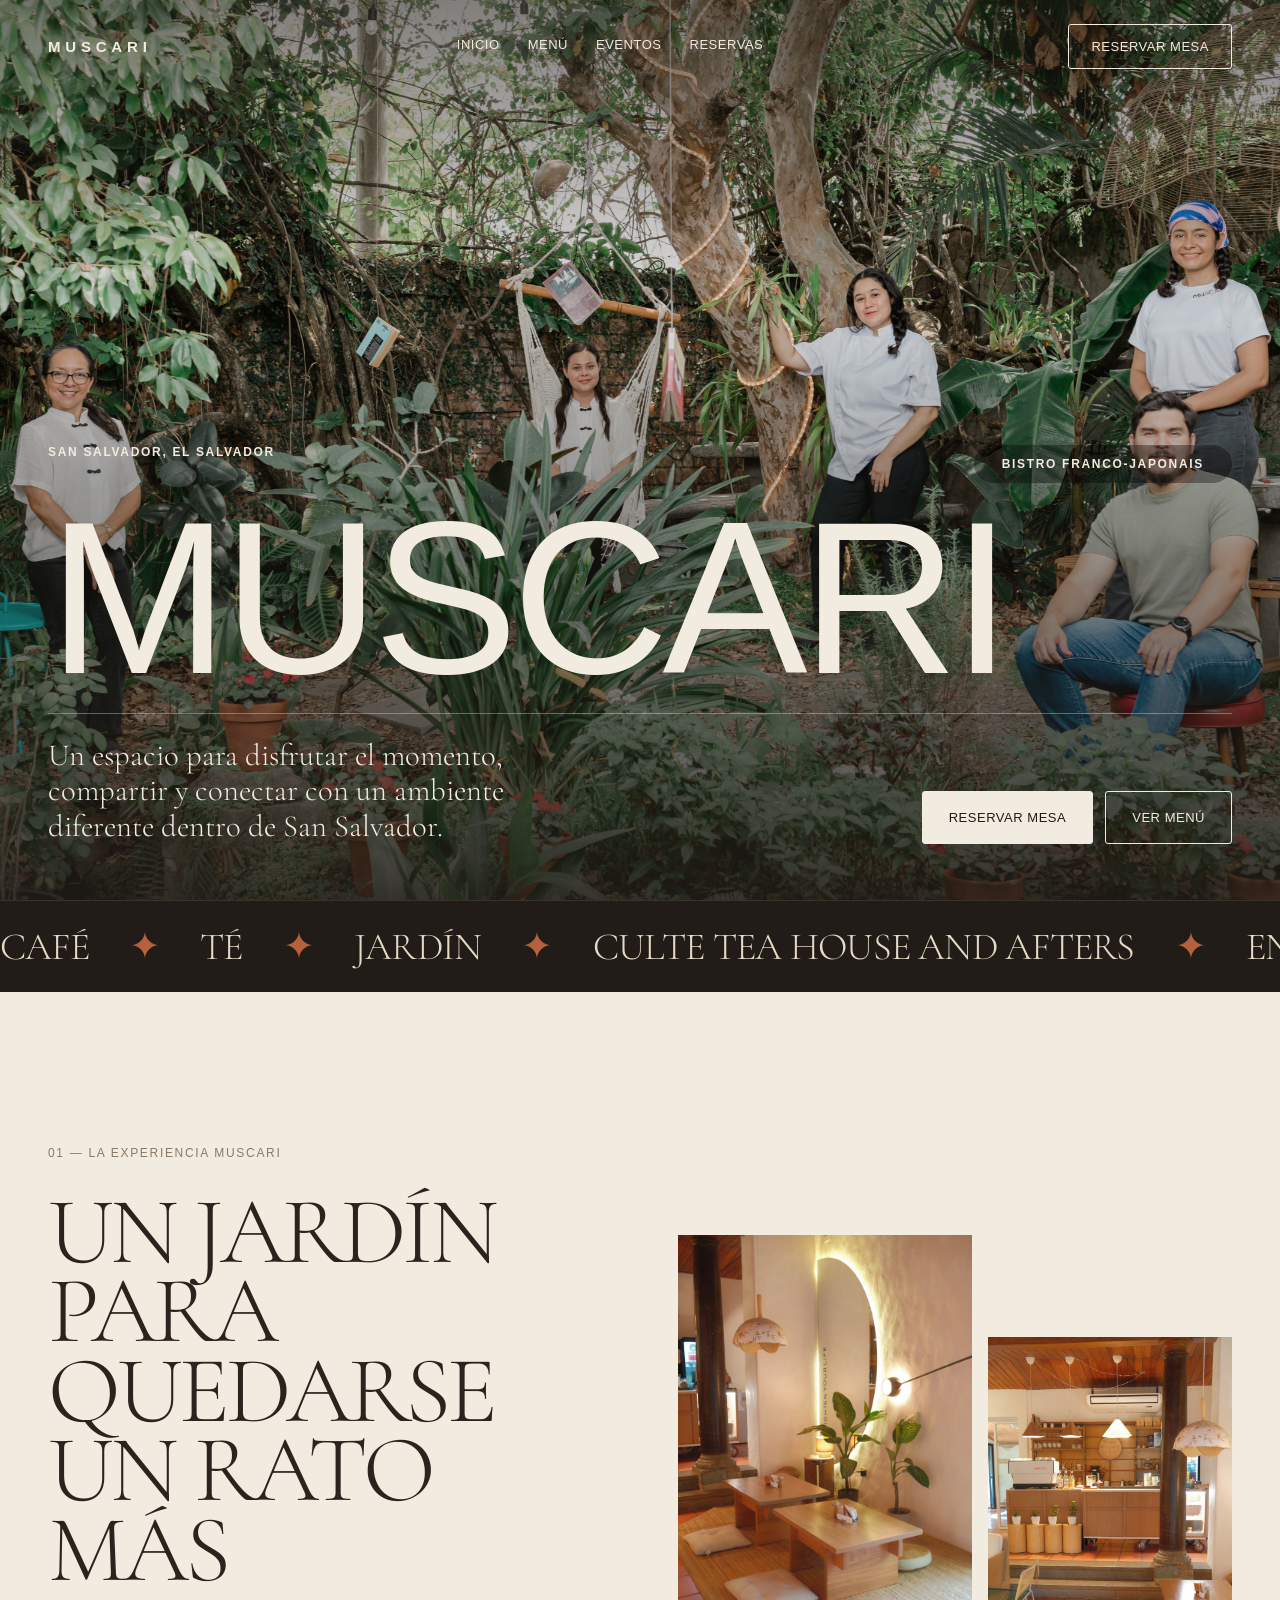
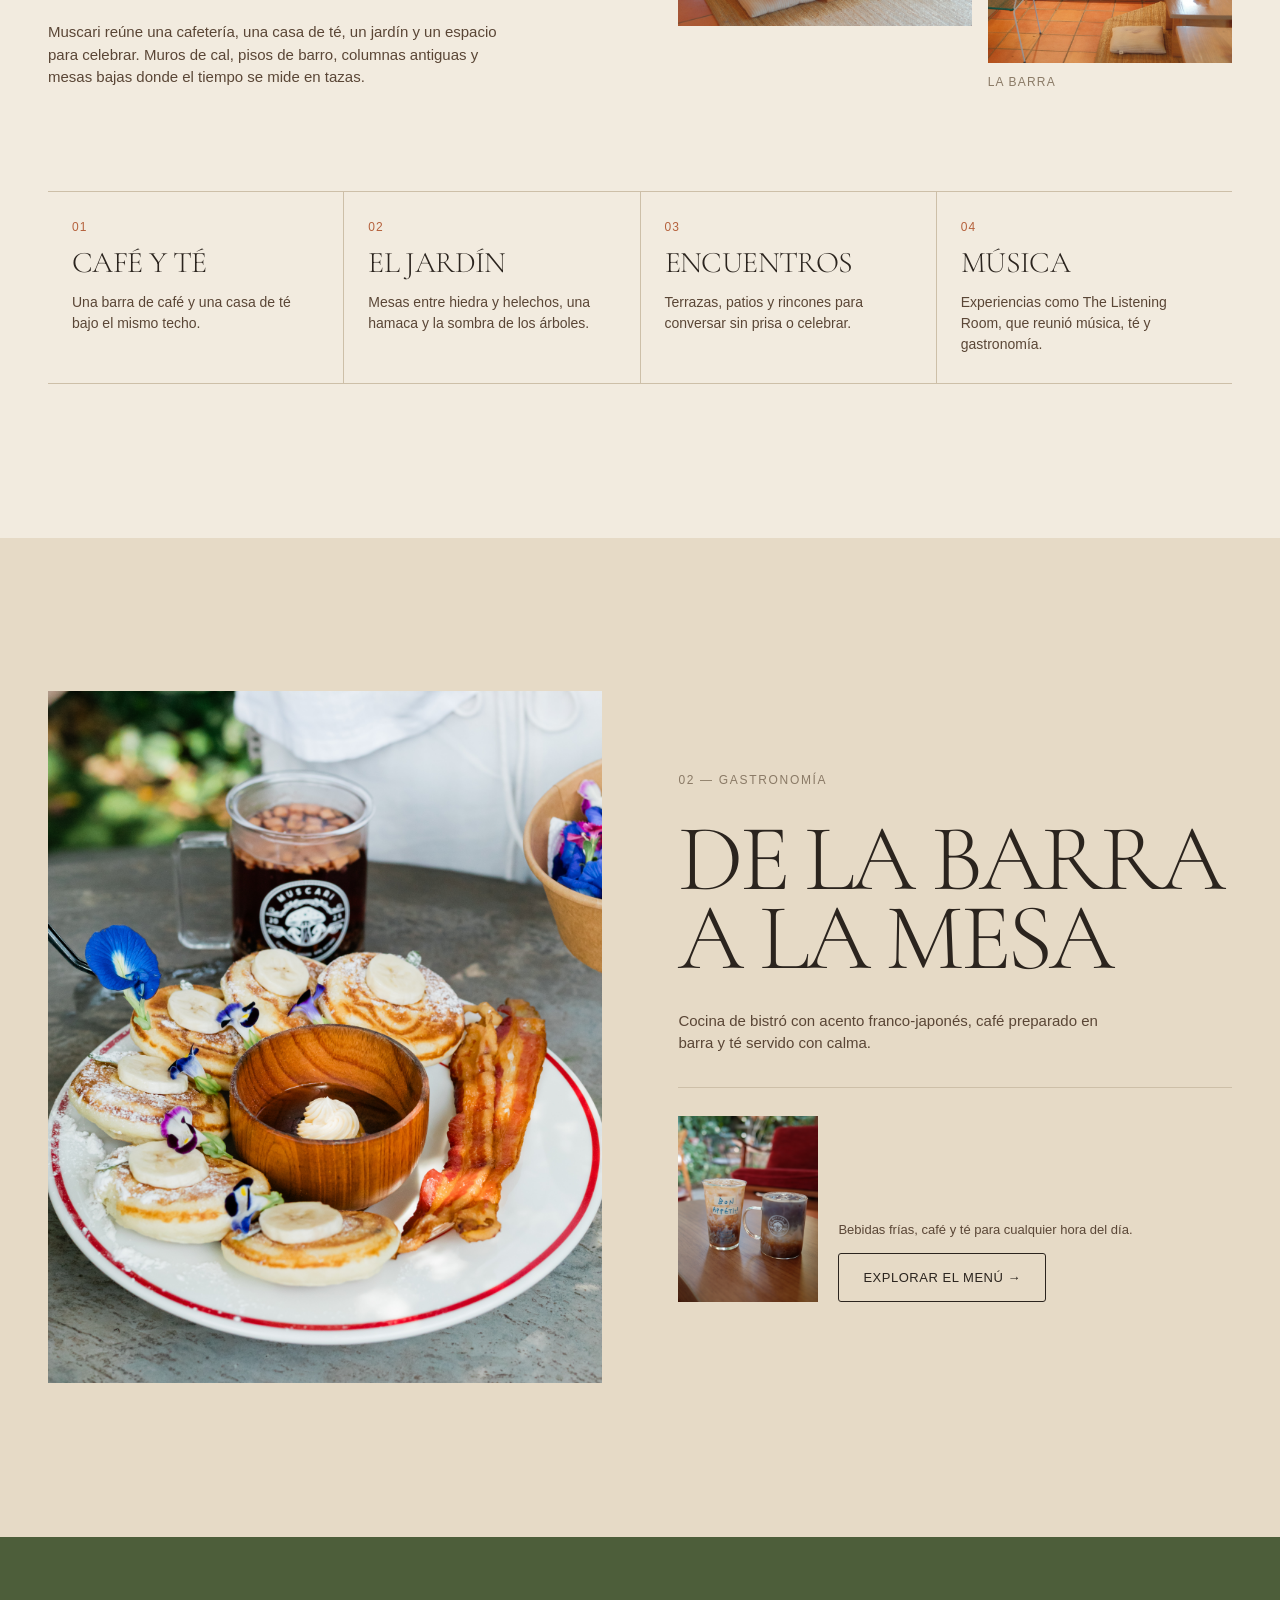
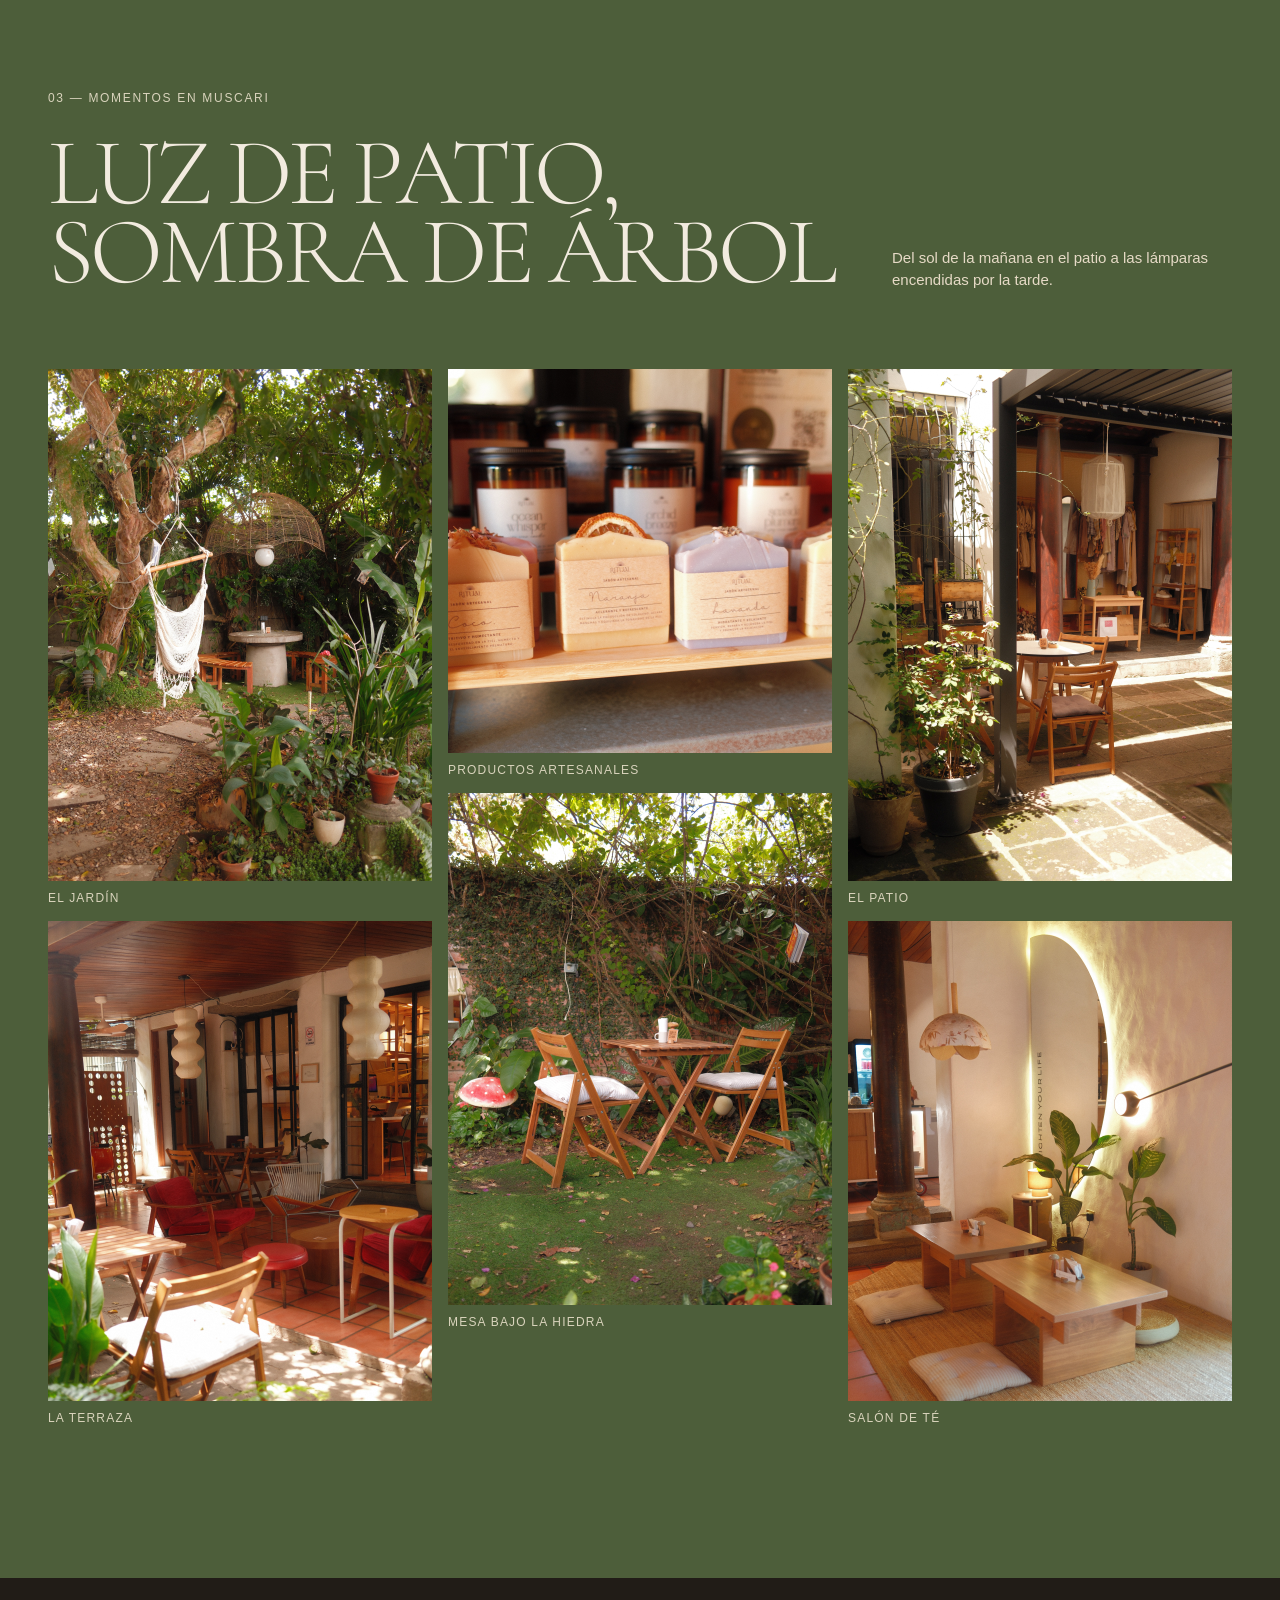
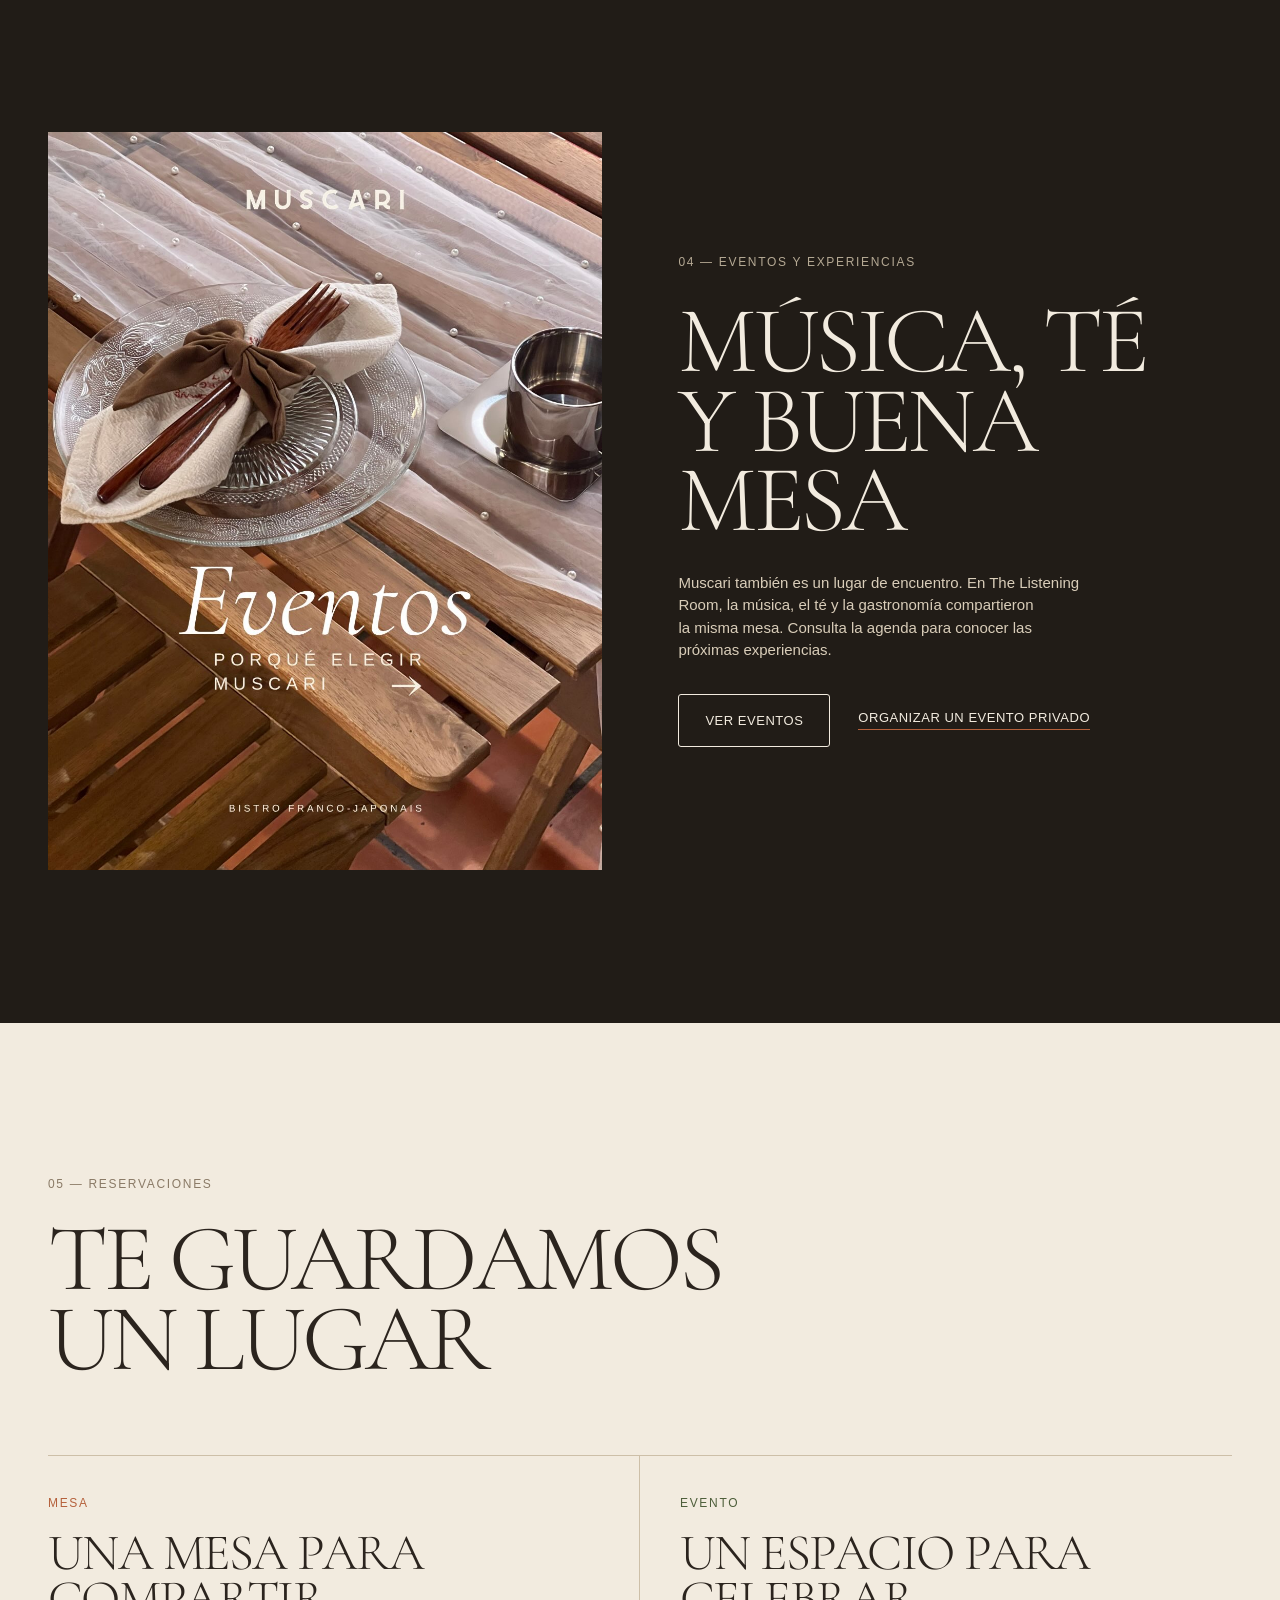
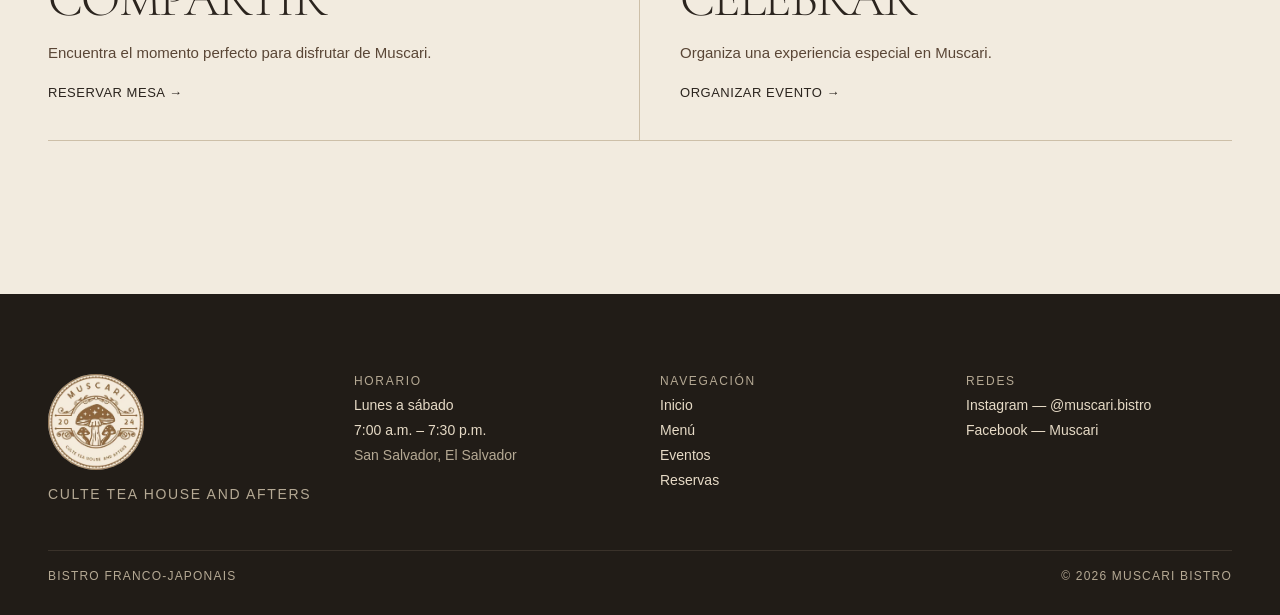
<file: index.html>
<!doctype html>
<html lang="es">

<head>
  <meta charset="utf-8" />
  <meta name="viewport" content="width=device-width, initial-scale=1" />
  <title>Muscari Bistro — San Salvador</title>
  <link rel="preconnect" href="https://fonts.googleapis.com" />
  <link href="https://api.fontshare.com/v2/css?f[]=satoshi@500,700&amp;display=swap" rel="stylesheet" />
  <link rel="stylesheet" href="css/global.css" />
  <link rel="stylesheet" href="css/style.css" />
</head>

<body>
  <header class="header-1">
    <a href="index.html" class="a-1">MUSCARI</a>
    <nav class="nav-1">
      <a href="index.html" class="a-2">Inicio</a>
      <a href="menu.html" class="a-3">Menú</a>
      <a href="eventos.html" class="a-3">Eventos</a>
      <a href="reservas.html" class="a-3">Reservas</a>
    </nav>
    <a href="reservas.html#mesa" class="a-4">Reservar mesa</a>
  </header>

  <main>
    <section data-screen-label="Inicio — Hero" class="seccion-hero">
      <img src="img/people.jpg"
        alt="Jardín de Muscari al anochecer, con una lámpara de papel encendida y mesas con visitantes" class="img-1" />
      <div class="div-1"></div>
      <div class="div-2">
        <div class="div-3">
          <span class="etiqueta-ciudad">San Salvador, El Salvador</span>
          <span class="etiqueta-bistro">Bistro franco-japonais</span>
        </div>
        <h1 class="h1-1">Muscari</h1>
        <div class="div-4">
          <p class="p-1">
            Un espacio para disfrutar el momento, compartir y conectar con un
            ambiente diferente dentro de San Salvador.
          </p>
          <div class="div-5">
            <a href="reservas.html" class="a-5">Reservar mesa</a>
            <a href="menu.html" class="a-6">Ver menú</a>
          </div>
        </div>
      </div>
    </section>

    <div aria-hidden="true" class="div-6">
      <div class="div-7">
        <div class="div-8">
          <span>Café</span><span class="span-1">✦</span><span>Té</span><span
            class="span-1">✦</span><span>Jardín</span><span class="span-1">✦</span><span>Culte tea house and
            afters</span><span class="span-1">✦</span><span>Encuentros</span><span
            class="span-1">✦</span><span>Música</span><span class="span-1">✦</span>
        </div>
        <div class="div-8">
          <span>Café</span><span class="span-1">✦</span><span>Té</span><span
            class="span-1">✦</span><span>Jardín</span><span class="span-1">✦</span><span>Culte tea house and
            afters</span><span class="span-1">✦</span><span>Encuentros</span><span
            class="span-1">✦</span><span>Música</span><span class="span-1">✦</span>
        </div>
      </div>
    </div>

    <section data-screen-label="Inicio — La experiencia" class="seccion-la-experiencia">
      <div class="div-9">
        <div class="div-10">
          <span class="span-2">01 — La experiencia Muscari</span>
          <h2 class="h2-1">Un jardín para quedarse un rato más</h2>
          <p class="p-2">
            Muscari reúne una cafetería, una casa de té, un jardín y un
            espacio para celebrar. Muros de cal, pisos de barro, columnas
            antiguas y mesas bajas donde el tiempo se mide en tazas.
          </p>
        </div>
        <div class="div-11">
          <div class="div-12">
            <img src="img/salon-te.jpg" alt="Salón de té con mesas bajas, cojines, plantas y un espejo iluminado"
              class="img-2" />
          </div>
          <div class="div-13">
            <div class="div-14">
              <img src="img/barra.jpg" alt="Barra de café de madera con máquina de espresso y lámparas colgantes"
                class="img-2" />
            </div>
            <span class="span-3">La barra</span>
          </div>
        </div>
      </div>
      <div class="div-15">
        <div class="div-16">
          <div class="div-17">
            <span class="span-4">01</span>
            <h3 class="h3-1">Café y té</h3>
            <p class="p-3">
              Una barra de café y una casa de té bajo el mismo techo.
            </p>
          </div>
          <div class="div-17">
            <span class="span-4">02</span>
            <h3 class="h3-1">El jardín</h3>
            <p class="p-3">
              Mesas entre hiedra y helechos, una hamaca y la sombra de los
              árboles.
            </p>
          </div>
        </div>
        <div class="div-16">
          <div class="div-17">
            <span class="span-4">03</span>
            <h3 class="h3-1">Encuentros</h3>
            <p class="p-3">
              Terrazas, patios y rincones para conversar sin prisa o celebrar.
            </p>
          </div>
          <div class="div-17">
            <span class="span-4">04</span>
            <h3 class="h3-1">Música</h3>
            <p class="p-3">
              Experiencias como The Listening Room, que reunió música, té y
              gastronomía.
            </p>
          </div>
        </div>
      </div>
    </section>

    <section data-screen-label="Inicio — Gastronomía" class="seccion-gastronomia">
      <div class="div-18">
        <div class="div-19">
          <img src="img/panqueques.jpg" alt="Tokyo Matin, Pancakes con Miel, mantequilla de la casa y tocino."
            class="img-2" />
        </div>
        <div class="div-10">
          <span class="span-2">02 — Gastronomía</span>
          <h2 class="h2-2">De la barra<br />a la mesa</h2>
          <p class="p-4">
            Cocina de bistró con acento franco-japonés, café preparado en
            barra y té servido con calma.
          </p>
          <div class="div-20">
            <div class="div-14">
              <img src="img/cafe-frio.jpg"
                alt="Dos cafés fríos con leche en vasos de vidrio, uno con el logo de Muscari" class="img-3" />
            </div>
            <div class="div-21">
              <span class="span-5">Bebidas frías, café y té para cualquier hora del día.</span>
              <a href="menu.html" class="a-7">Explorar el menú →</a>
            </div>
          </div>
        </div>
      </div>
    </section>

    <section data-screen-label="Inicio — Momentos" class="seccion-momentos">
      <div class="div-22">
        <div class="div-23">
          <div class="div-24">
            <span class="span-6">03 — Momentos en Muscari</span>
            <h2 class="h2-2">Luz de patio,<br />sombra de árbol</h2>
          </div>
          <p class="p-5">
            Del sol de la mañana en el patio a las lámparas encendidas por la
            tarde.
          </p>
        </div>
        <div class="div-25">
          <figure class="figure-1">
            <div class="div-14">
              <img src="img/jardin-hamaca.jpg"
                alt="Jardín con una hamaca de algodón colgada de un árbol y una mesa de piedra" class="img-2" />
            </div>
            <figcaption class="figcaption-1">El jardín</figcaption>
          </figure>
          <figure class="figure-1">
            <div class="div-26">
              <img src="img/terraza.jpg" alt="Terraza techada con sillones rojos, sillas de madera y lámparas de papel"
                class="img-2" />
            </div>
            <figcaption class="figcaption-1">La terraza</figcaption>
          </figure>
          <figure class="figure-1">
            <div class="div-27">
              <img src="img/tienda-jabones.jpg" alt="Jabones y velas artesanales en un estante de madera"
                class="img-2" />
            </div>
            <figcaption class="figcaption-1">
              Productos artesanales
            </figcaption>
          </figure>
          <figure class="figure-1">
            <div class="div-14">
              <img src="img/jardin-mesa.jpg"
                alt="Mesa y dos sillas plegables de madera frente a un muro cubierto de hiedra" class="img-2" />
            </div>
            <figcaption class="figcaption-1">Mesa bajo la hiedra</figcaption>
          </figure>
          <figure class="figure-1">
            <div class="div-14">
              <img src="img/patio.jpg" alt="Patio soleado con mesa redonda, plantas y columnas de madera"
                class="img-2" />
            </div>
            <figcaption class="figcaption-1">El patio</figcaption>
          </figure>
          <figure class="figure-1">
            <div class="div-26">
              <img src="img/salon-te.jpg" alt="Mesas bajas con cojines junto a un espejo iluminado" class="img-2" />
            </div>
            <figcaption class="figcaption-1">Salón de té</figcaption>
          </figure>
        </div>
      </div>
    </section>

    <section data-screen-label="Inicio — Eventos" class="seccion-eventos">
      <div class="div-18">
        <div class="div-28">
          <span class="span-7">04 — Eventos y experiencias</span>
          <h2 class="h2-2">Música, té<br />y buena mesa</h2>
          <p class="p-6">
            Muscari también es un lugar de encuentro. En The Listening Room,
            la música, el té y la gastronomía compartieron la misma mesa.
            Consulta la agenda para conocer las próximas experiencias.
          </p>
          <div class="div-29">
            <a href="eventos.html" class="a-6">Ver eventos</a>
            <a href="reservas.html" class="a-8">Organizar un evento privado</a>
          </div>
        </div>
        <div class="div-30">
          <img src="img/mesa-eventos.jpg"
            alt="Mesa de madera preparada para un evento, con plato de vidrio, servilleta con lazo y cubiertos de madera"
            class="img-4" />
        </div>
      </div>
    </section>

    <section data-screen-label="Inicio — Reservaciones" class="div-22">
      <div class="div-24">
        <span class="span-2">05 — Reservaciones</span>
        <h2 class="h2-2">Te guardamos<br />un lugar</h2>
      </div>
      <div class="div-31">
        <a href="reservas.html" class="a-9">
          <span class="span-8">Mesa</span>
          <h3 class="h3-2">Una mesa para compartir</h3>
          <p class="p-7">
            Encuentra el momento perfecto para disfrutar de Muscari.
          </p>
          <span class="span-9">Reservar mesa →</span>
        </a>
        <a href="eventos.html" class="a-10">
          <span class="span-10">Evento</span>
          <h3 class="h3-2">Un espacio para celebrar</h3>
          <p class="p-7">Organiza una experiencia especial en Muscari.</p>
          <span class="span-9">Organizar evento →</span>
        </a>
      </div>
    </section>
  </main>
  <footer class="site-footer">
    <div class="site-footer__inner">
      <div class="site-footer__grid">

        <div class="footer-brand">
          <img src="img/logo.jpg" alt="Logotipo de Muscari" class="footer-logo">
          <span class="footer-tagline">Culte tea house and afters</span>
        </div>

        <div class="footer-column">
          <span class="footer-column__title">Horario</span>
          <span>Lunes a sábado</span>
          <span>7:00 a.m. – 7:30 p.m.</span>
          <span class="footer-muted">San Salvador, El Salvador</span>
        </div>

        <div class="footer-column">
          <span class="footer-column__title">Navegación</span>
          <a href="index.html" class="footer-link">Inicio</a>
          <a href="menu.html" class="footer-link">Menú</a>
          <a href="eventos.html" class="footer-link">Eventos</a>
          <a href="reservas.html" class="footer-link">Reservas</a>
        </div>

        <div class="footer-column">
          <span class="footer-column__title">Redes</span>
          <a href="https://www.instagram.com/muscari.bistro/" target="_blank" rel="noopener"
            class="footer-link">Instagram — @muscari.bistro</a>
          <a href="https://www.facebook.com/muscarisv/?locale=es_LA" target="_blank" rel="noopener"
            class="footer-link">Facebook — Muscari</a>
        </div>

      </div>

      <div class="site-footer__bottom">
        <span>Bistro franco-japonais</span>
        <span>© 2026 Muscari Bistro</span>
      </div>
    </div>
  </footer>
</body>

</html>
</file>
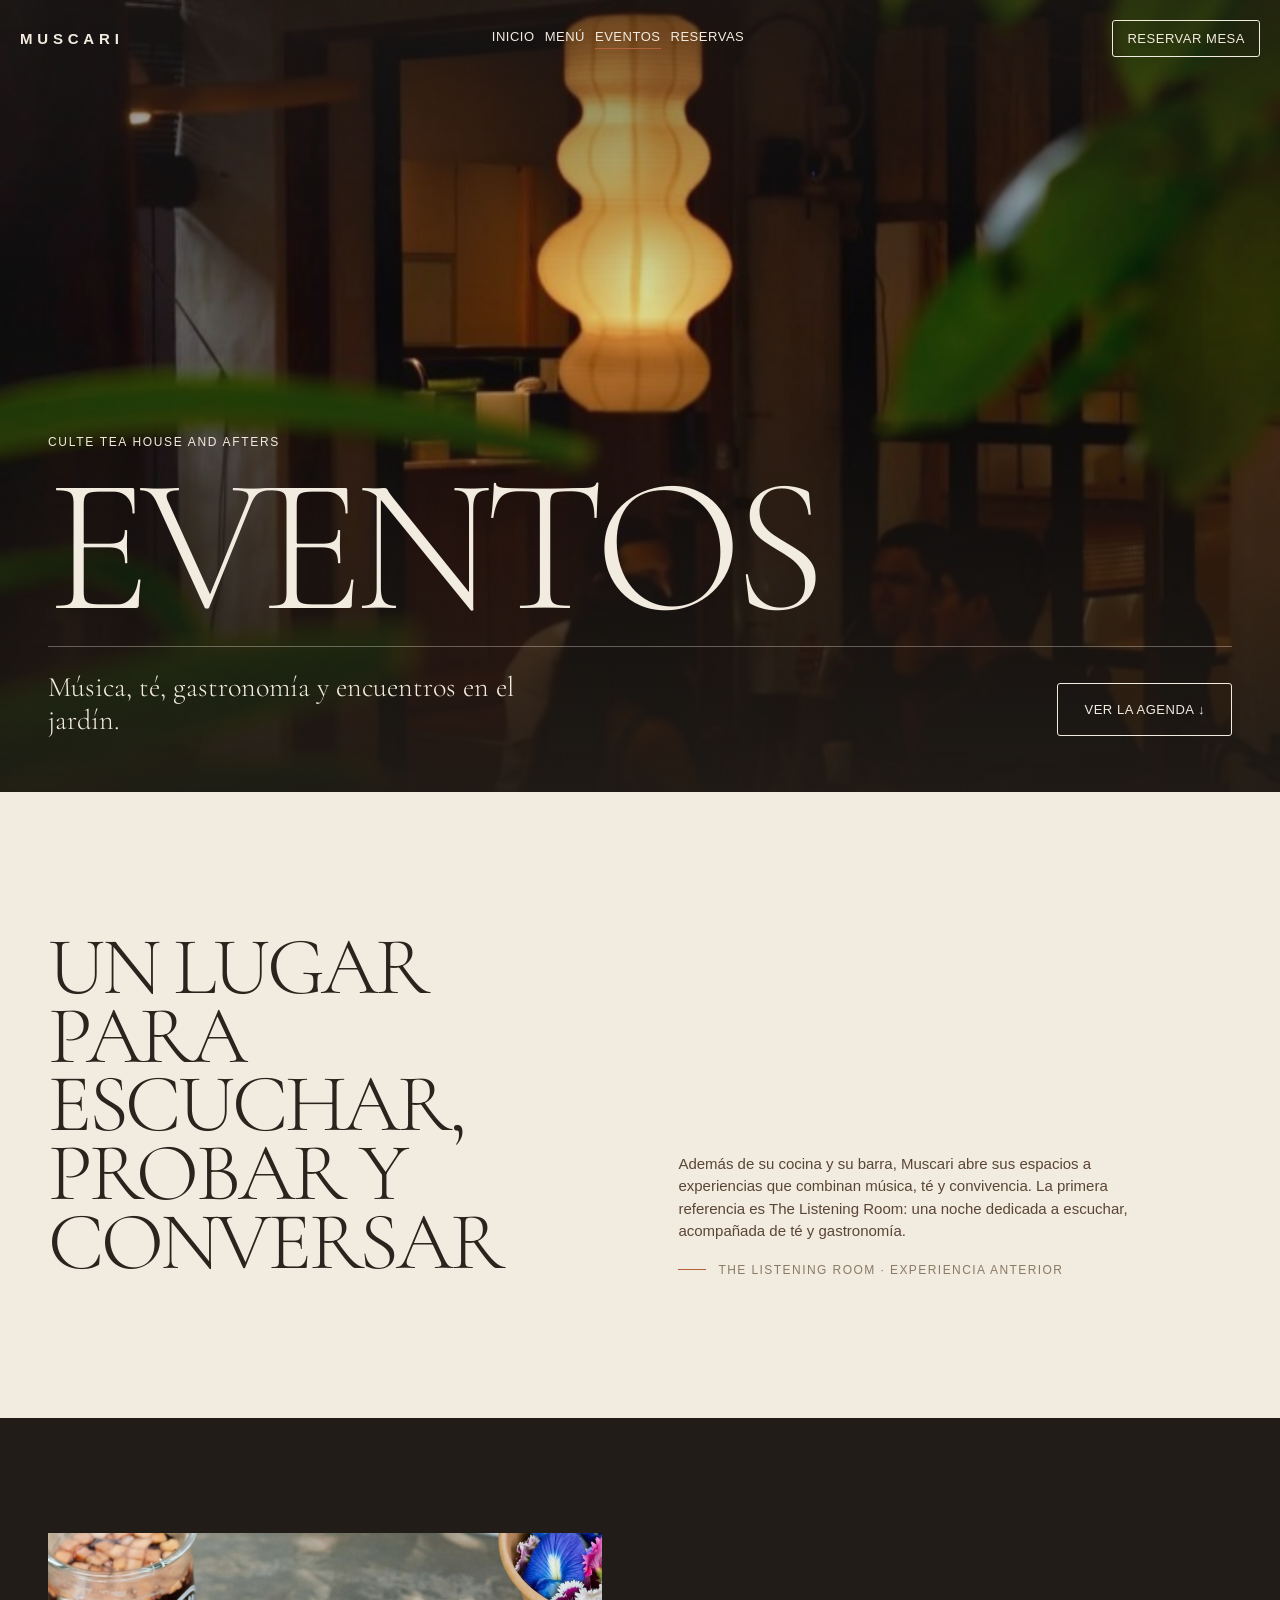
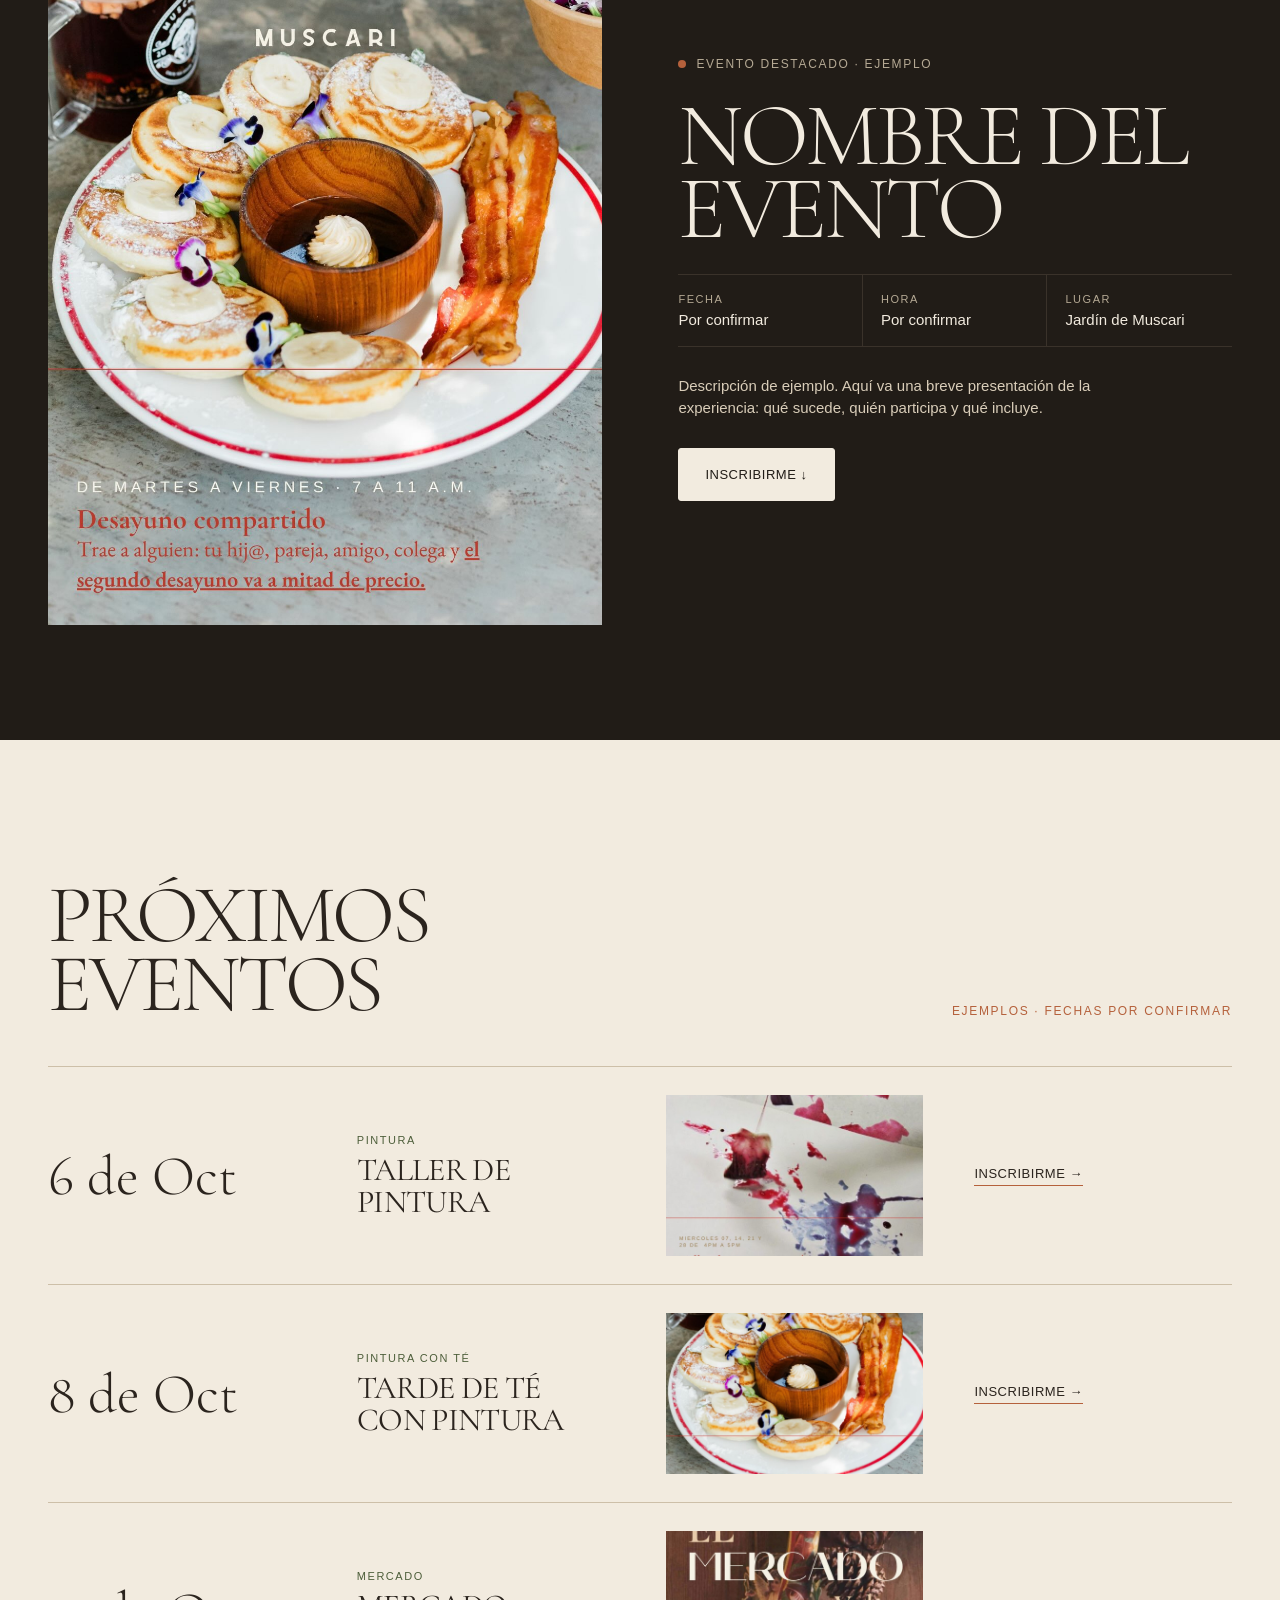
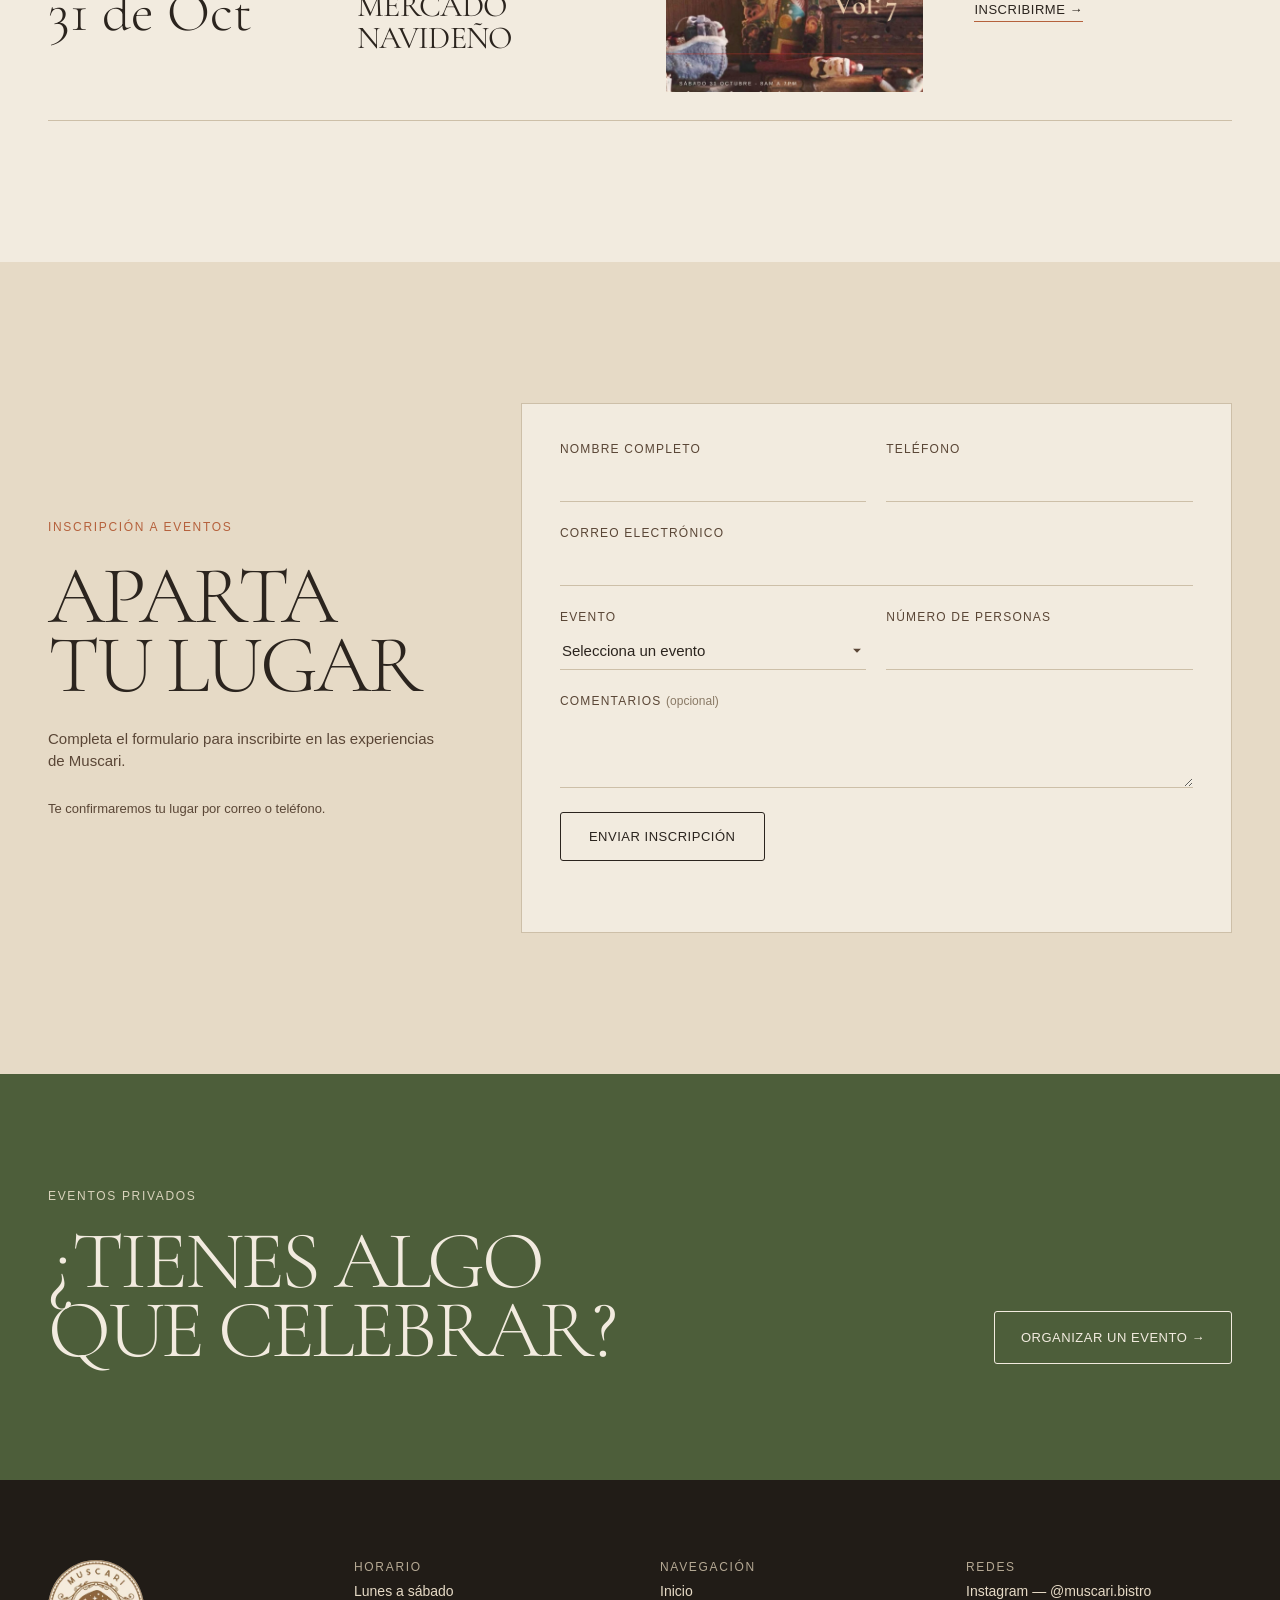
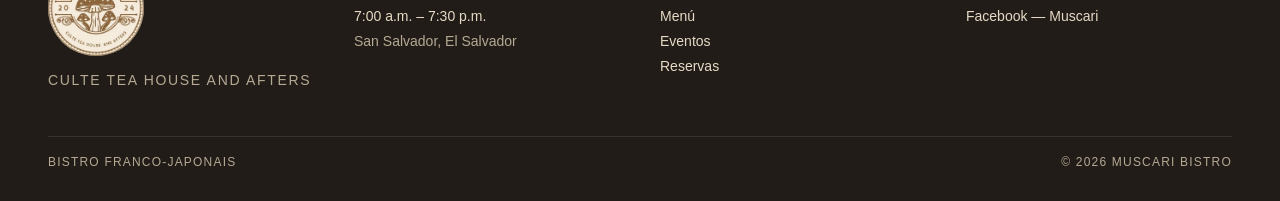
<file: eventos.html>
<!DOCTYPE html>
<html lang="es">

<head>
  <meta charset="UTF-8">
  <meta name="viewport" content="width=device-width, initial-scale=1.0">

  <title>Eventos — Muscari Bistro</title>

  <!-- Fuentes -->
  <link href="https://api.fontshare.com/v2/css?f[]=satoshi@500,700&display=swap" rel="stylesheet">

  <!-- CSS -->
  <link rel="stylesheet" href="css/global.css">
  <link rel="stylesheet" href="css/eventos.css">
  <link rel="stylesheet" href="css/formularios.css">
</head>

<body>

  <!-- =========================
       HEADER
  ========================== -->
  <header class="header">

    <a href="index.html" class="header_logo">
      MUSCARI
    </a>

    <nav class="header_nav">

      <a href="index.html" class="nav_link">
        Inicio
      </a>

      <a href="menu.html" class="nav_link">
        Menú
      </a>

      <a href="eventos.html" class="nav_link nav_link_activo">
        Eventos
      </a>

      <a href="reservas.html" class="nav_link">
        Reservas
      </a>

    </nav>

    <a href="reservas.html#mesa" class="boton_reservar">
      Reservar mesa
    </a>

  </header>


  <main>

    <!-- =========================
         HERO
    ========================== -->
    <section class="hero" data-screen-label="Eventos — Hero">

      <img src="img/noche-lampara.jpg" alt="Visitantes reunidos en el jardín de Muscari al anochecer"
        class="hero_imagen">

      <div class="hero_overlay"></div>

      <div class="hero_contenido">

        <span class="hero_subtitulo">
          Culte tea house and afters
        </span>

        <h1 class="hero_titulo">
          Eventos
        </h1>

        <div class="hero_inferior">

          <p class="hero_descripcion">
            Música, té, gastronomía y encuentros en el jardín.
          </p>

          <a href="#agenda" class="boton_claro">
            Ver la agenda ↓
          </a>

        </div>

      </div>

    </section>


    <!-- =========================
         INTRODUCCIÓN
    ========================== -->
    <section class="introduccion" data-screen-label="Eventos — Introducción">

      <h2 class="titulo_grande">
        Un lugar para escuchar, probar y conversar
      </h2>

      <div class="introduccion_texto">

        <p>
          Además de su cocina y su barra, Muscari abre sus espacios a
          experiencias que combinan música, té y convivencia. La primera
          referencia es The Listening Room: una noche dedicada a escuchar,
          acompañada de té y gastronomía.
        </p>

        <div class="referencia">

          <span class="referencia_linea"></span>

          <span>
            The Listening Room · Experiencia anterior
          </span>

        </div>

      </div>

    </section>


    <!-- =========================
         EVENTO DESTACADO
    ========================== -->
    <section id="agenda" class="agenda" data-screen-label="Eventos — Destacado">

      <div class="agenda_contenedor">


        <div class="evento_destacado">

          <div class="evento_destacado_imagen">

            <img src="img/octubre.jpg" alt="Mesa preparada para un evento en Muscari">

          </div>


          <div class="evento_destacado_contenido">

            <div class="evento_estado">

              <span class="evento_punto"></span>

              <span>
                Evento destacado · Ejemplo
              </span>

            </div>


            <h2 class="evento_destacado_titulo">
              Nombre del evento
            </h2>


            <div class="evento_datos">

              <div class="evento_dato evento_dato_borde">

                <span class="evento_dato_titulo">
                  Fecha
                </span>

                <span>
                  Por confirmar
                </span>

              </div>


              <div class="evento_dato evento_dato_borde">

                <span class="evento_dato_titulo">
                  Hora
                </span>

                <span>
                  Por confirmar
                </span>

              </div>


              <div class="evento_dato">

                <span class="evento_dato_titulo">
                  Lugar
                </span>

                <span>
                  Jardín de Muscari
                </span>

              </div>

            </div>


            <p class="evento_descripcion">
              Descripción de ejemplo. Aquí va una breve presentación de la
              experiencia: qué sucede, quién participa y qué incluye.
            </p>


            <a href="#inscripcion" class="boton_evento">
              Inscribirme ↓
            </a>

          </div>

        </div>

      </div>

    </section>


    <!-- =========================
         PRÓXIMOS EVENTOS
    ========================== -->
    <section class="proximos" data-screen-label="Eventos — Próximos">

      <div class="proximos_header">

        <h2 class="titulo_grande">
          Próximos<br>
          eventos
        </h2>

        <span class="proximos_etiqueta">
          Ejemplos · fechas por confirmar
        </span>

      </div>


      <div class="lista_eventos">


        <!-- Evento 1 -->
        <article class="evento_item">

          <div class="evento_fecha">

            <span class="evento_fecha_numero">
              6 de Oct
            </span>



          </div>


          <div class="evento_info">

            <span class="evento_categoria">
              Pintura
            </span>

            <h3>
              Taller de pintura
            </h3>

            

          </div>


          <div class="evento_item_imagen">

            <img src="img/octubre2.jpg" alt="Salón de té de Muscari">

          </div>


          <a href="#inscripcion" class="evento_enlace">
            Inscribirme →
          </a>

        </article>


        <!-- Evento 2 -->
        <article class="evento_item">

          <div class="evento_fecha">

            <span class="evento_fecha_numero">
              8 de Oct
            </span>



          </div>


          <div class="evento_info">

            <span class="evento_categoria">
              Pintura con Té
            </span>

            <h3>
              Tarde de té con pintura
            </h3>

            

          </div>


          <div class="evento_item_imagen">

            <img src="img/octubre.jpg" alt="Jardín de Muscari">

          </div>


          <a href="#inscripcion" class="evento_enlace">
            Inscribirme →
          </a>

        </article>


        <!-- Evento 3 -->
        <article class="evento_item">

          <div class="evento_fecha">

            <span class="evento_fecha_numero">
              31 de Oct
            </span>



          </div>


          <div class="evento_info">

            <span class="evento_categoria">
              Mercado
            </span>

            <h3>
              Mercado Navideño
            </h3>

            

          </div>


          <div class="evento_item_imagen">

            <img src="img/octubre3.jpg" alt="Patio de Muscari">

          </div>


          <a href="#inscripcion" class="evento_enlace">
            Inscribirme →
          </a>

        </article>

      </div>

    </section>


    <!-- =========================
         INSCRIPCIÓN
    ========================== -->
    <section id="inscripcion" class="inscripcion" data-screen-label="Eventos — Inscripción">

      <div class="inscripcion_contenedor">

        <div class="inscripcion_informacion">

          <span class="inscripcion_etiqueta">
            Inscripción a eventos
          </span>

          <h2 class="titulo_grande">
            Aparta tu lugar
          </h2>

          <p class="inscripcion_descripcion">
            Completa el formulario para inscribirte en las experiencias de
            Muscari.
          </p>


          <span class="formulario_alternativo">
            Te confirmaremos tu lugar por correo o teléfono.
          </span>

        </div>


        <div class="formulario_contenedor">

          <form class="reservation-form formulario formulario--propio" id="form-inscripcion" data-reservation-form
            data-reservation-type="inscripcion" novalidate>

            <div class="form-row">
              <div class="form-field">
                <label for="inscripcion-nombre">Nombre completo</label>
                <input type="text" id="inscripcion-nombre" name="nombre" autocomplete="name" required />
              </div>

              <div class="form-field">
                <label for="inscripcion-telefono">Teléfono</label>
                <input type="tel" id="inscripcion-telefono" name="telefono" autocomplete="tel" inputmode="numeric" maxlength="8" pattern="[0-9]{8}" title="Ingresa 8 dígitos, solo números" required />
              </div>
            </div>

            <div class="form-field">
              <label for="inscripcion-correo">Correo electrónico</label>
              <input type="email" id="inscripcion-correo" name="correo" autocomplete="email" required />
            </div>

            <div class="form-row">
              <div class="form-field">
                <label for="inscripcion-evento">Evento</label>
                <select id="inscripcion-evento" name="evento" required>
                  <option value="" disabled selected>Selecciona un evento</option>
                  <option value="Taller de pintura">Taller de pintura · 6 de Oct</option>
                  <option value="Tarde de té con pintura">Tarde de té con pintura · 8 de Oct</option>
                  <option value="Mercado Navideño">Mercado Navideño · 31 de Oct</option>
                </select>
              </div>

              <div class="form-field">
                <label for="inscripcion-personas">Número de personas</label>
                <input type="number" id="inscripcion-personas" name="personas" min="1" max="20" step="1"
                  inputmode="numeric" required />
              </div>
            </div>

            <div class="form-field">
              <label for="inscripcion-comentarios">Comentarios <span class="form-field__optional">(opcional)</span></label>
              <textarea id="inscripcion-comentarios" name="comentarios" rows="3"></textarea>
            </div>

            <div class="form-footer">
              <button type="submit" class="form-submit form-submit--dark">
                Enviar inscripción
              </button>

              <p class="form-status" data-form-status role="status" aria-live="polite"></p>
            </div>

          </form>

        </div>

      </div>

    </section>


    <!-- =========================
         EVENTOS PRIVADOS
    ========================== -->
    <section class="eventos_privados" data-screen-label="Eventos — Privados">

      <div class="eventos_privados_contenedor">

        <div class="eventos_privados_texto">

          <span class="eventos_privados_etiqueta">
            Eventos privados
          </span>

          <h2 class="titulo_grande">
            ¿Tienes algo<br>
            que celebrar?
          </h2>

        </div>


        <a href="reservas.html#evento" class="boton_privado">
          Organizar un evento →
        </a>

      </div>

    </section>

  </main>


  <!-- =========================
       FOOTER
  ========================== -->
  <footer class="site-footer">
    <div class="site-footer__inner">
      <div class="site-footer__grid">

        <div class="footer-brand">
          <img src="img/logo.jpg" alt="Logotipo de Muscari" class="footer-logo">
          <span class="footer-tagline">Culte tea house and afters</span>
        </div>

        <div class="footer-column">
          <span class="footer-column__title">Horario</span>
          <span>Lunes a sábado</span>
          <span>7:00 a.m. – 7:30 p.m.</span>
          <span class="footer-muted">San Salvador, El Salvador</span>
        </div>

        <div class="footer-column">
          <span class="footer-column__title">Navegación</span>
          <a href="index.html" class="footer-link">Inicio</a>
          <a href="menu.html" class="footer-link">Menú</a>
          <a href="eventos.html" class="footer-link">Eventos</a>
          <a href="reservas.html" class="footer-link">Reservas</a>
        </div>

        <div class="footer-column">
          <span class="footer-column__title">Redes</span>
          <a href="https://www.instagram.com/muscari.bistro/" target="_blank" rel="noopener"
            class="footer-link">Instagram — @muscari.bistro</a>
          <a href="https://www.facebook.com/muscarisv/?locale=es_LA" target="_blank" rel="noopener"
            class="footer-link">Facebook — Muscari</a>
        </div>

      </div>

      <div class="site-footer__bottom">
        <span>Bistro franco-japonais</span>
        <span>© 2026 Muscari Bistro</span>
      </div>
    </div>
  </footer>

  <script src="js/formularios.js"></script>

</body>

</html>
</file>
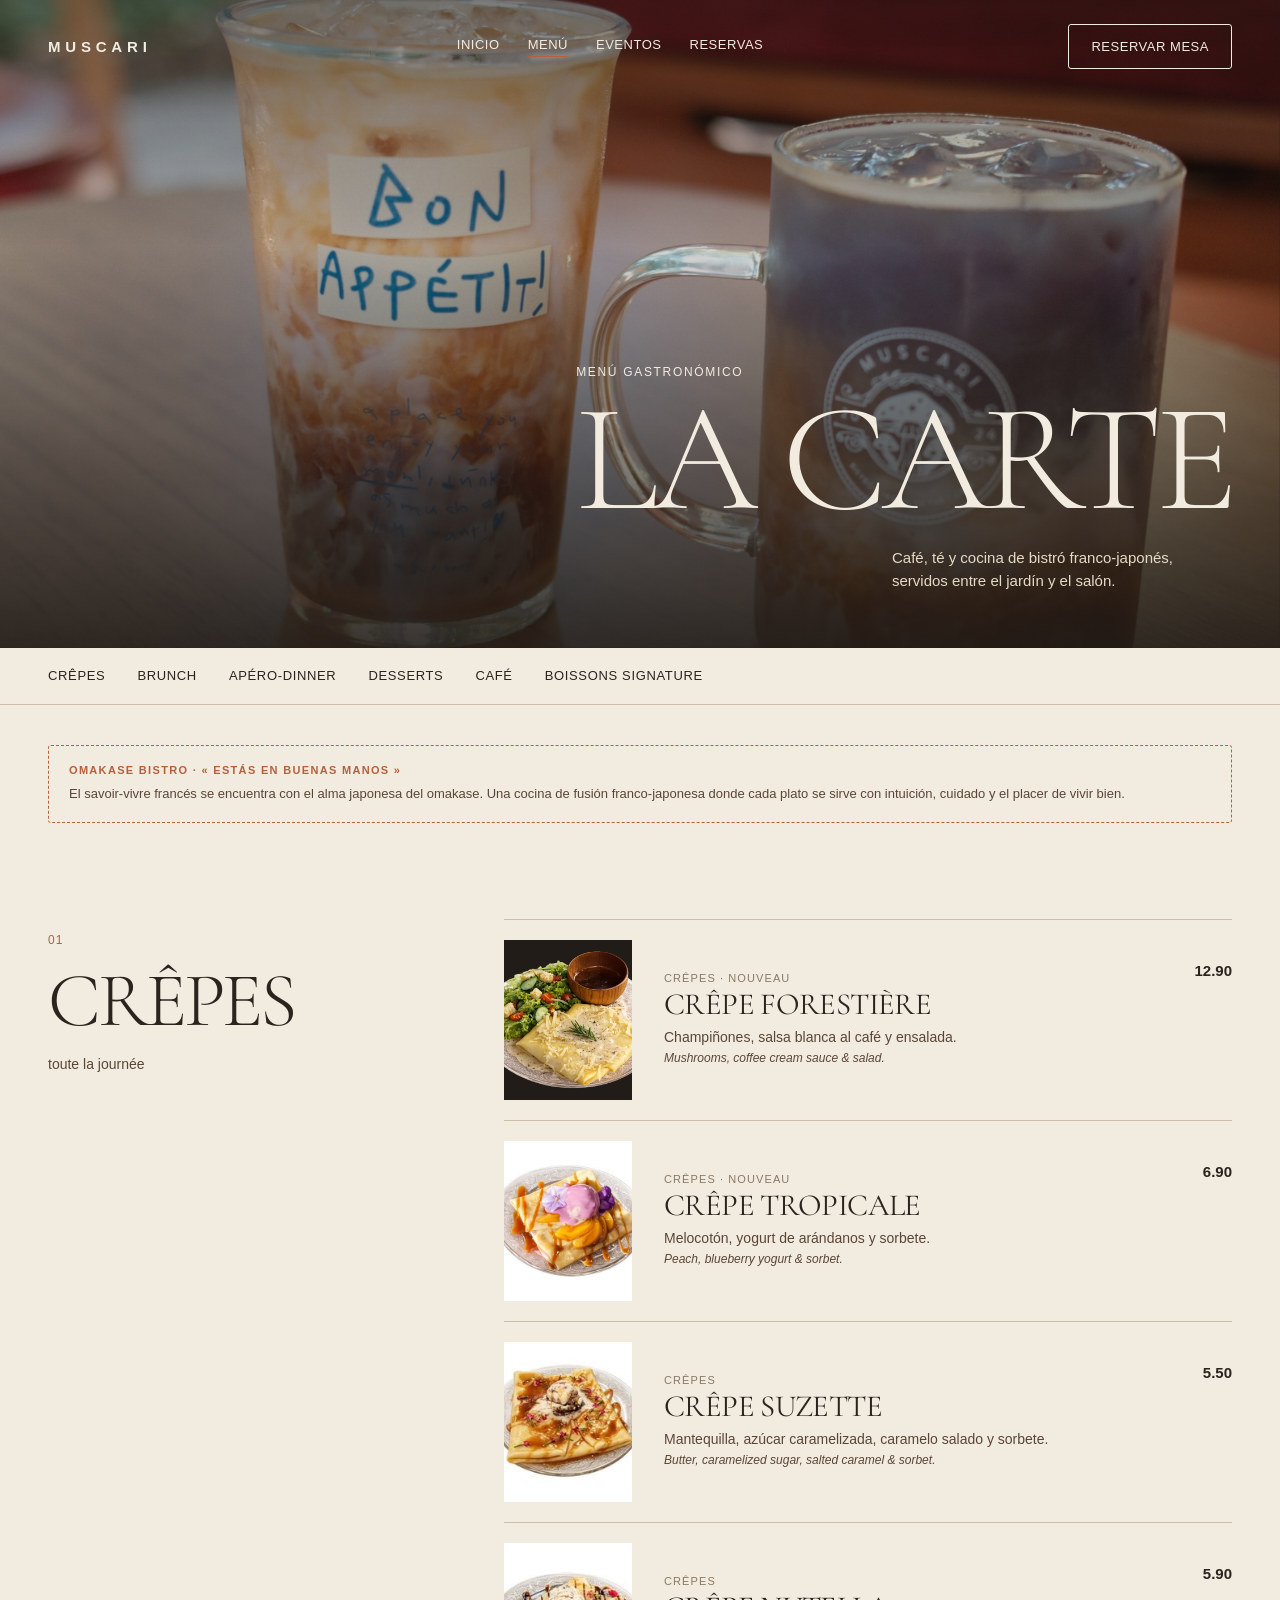
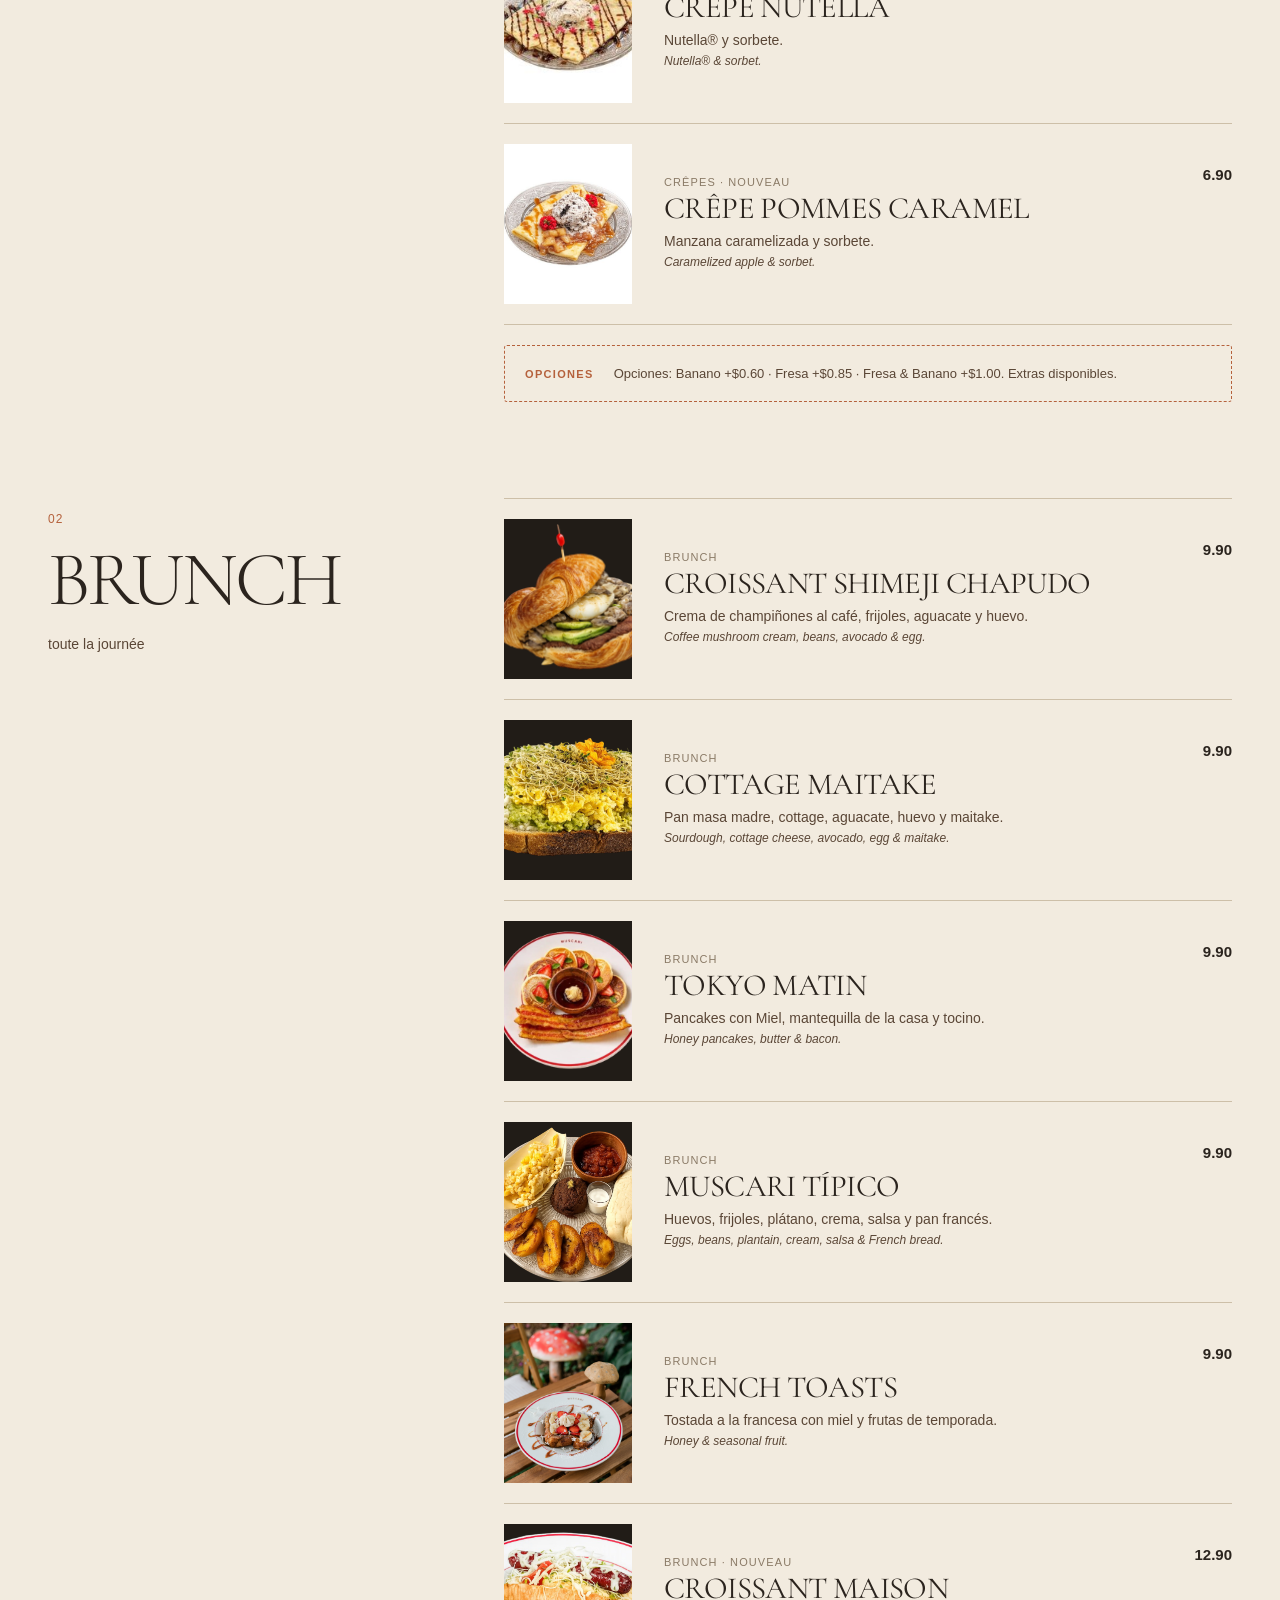
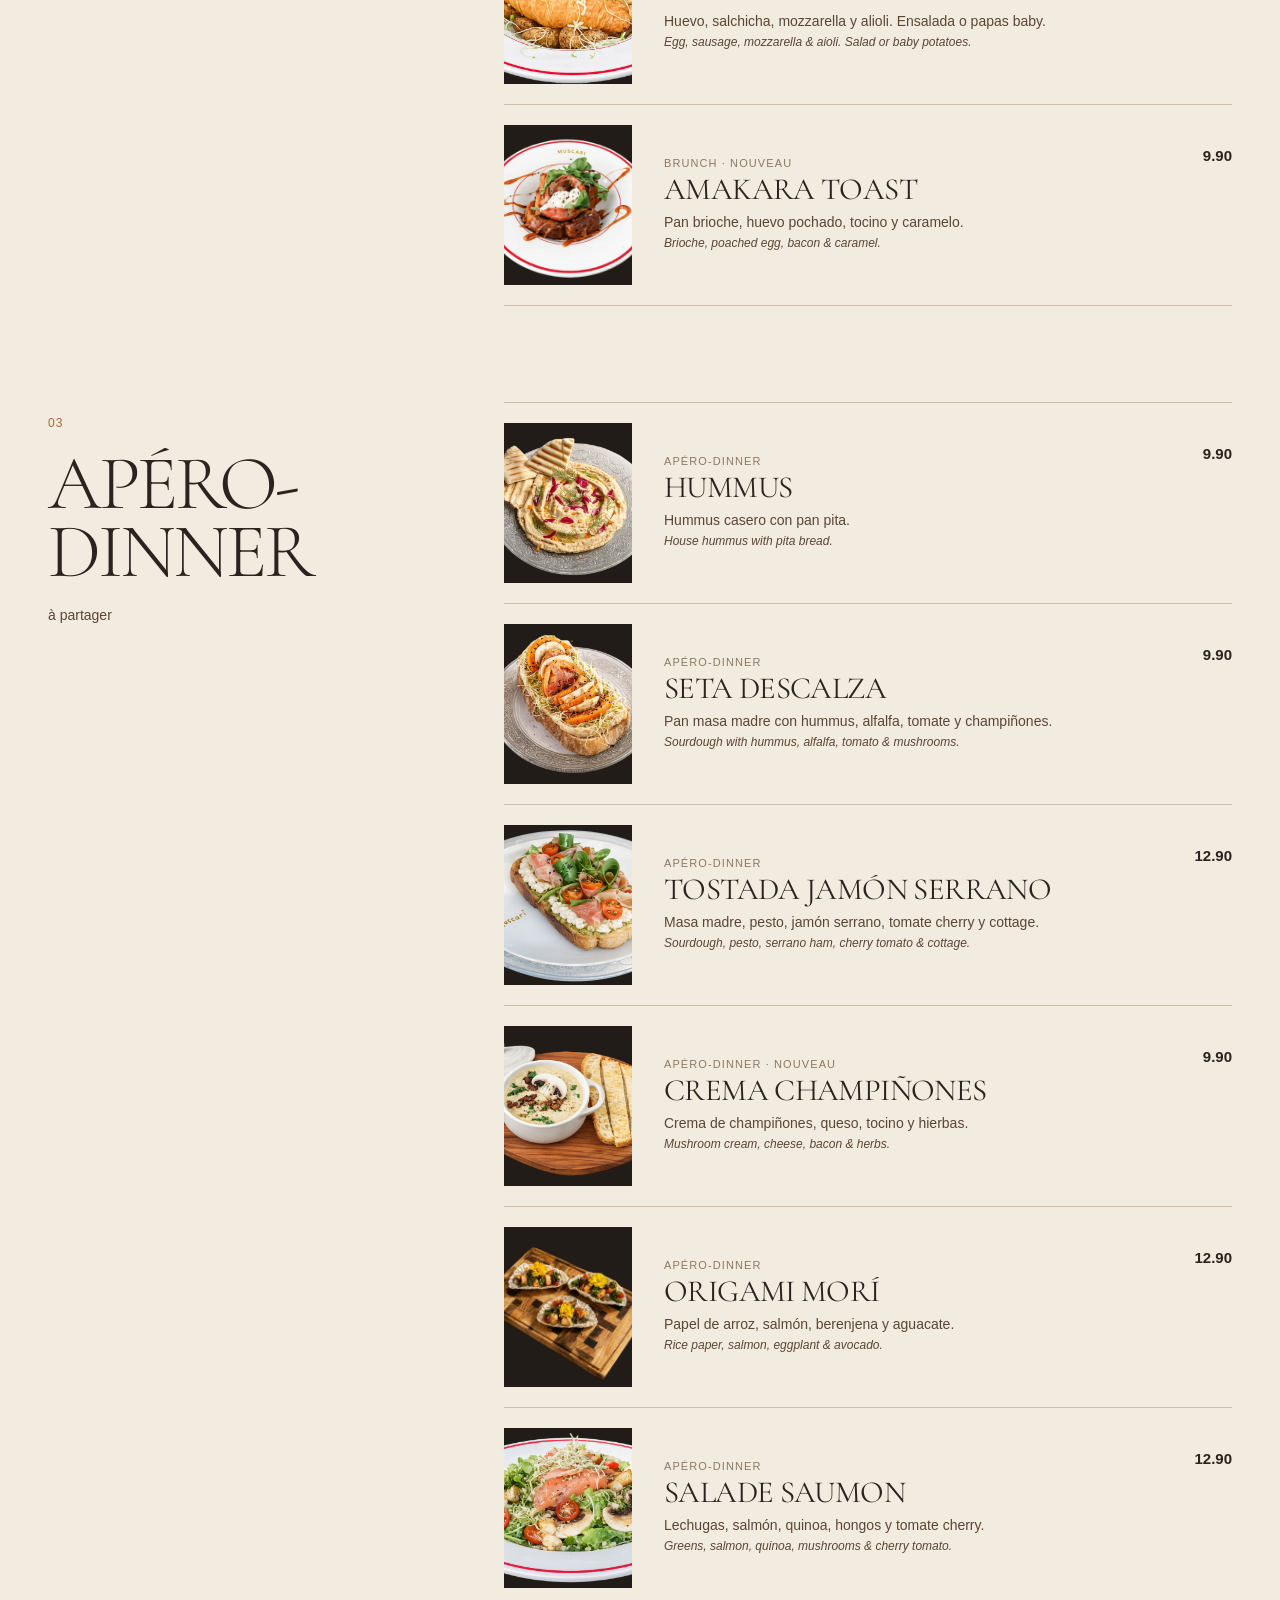
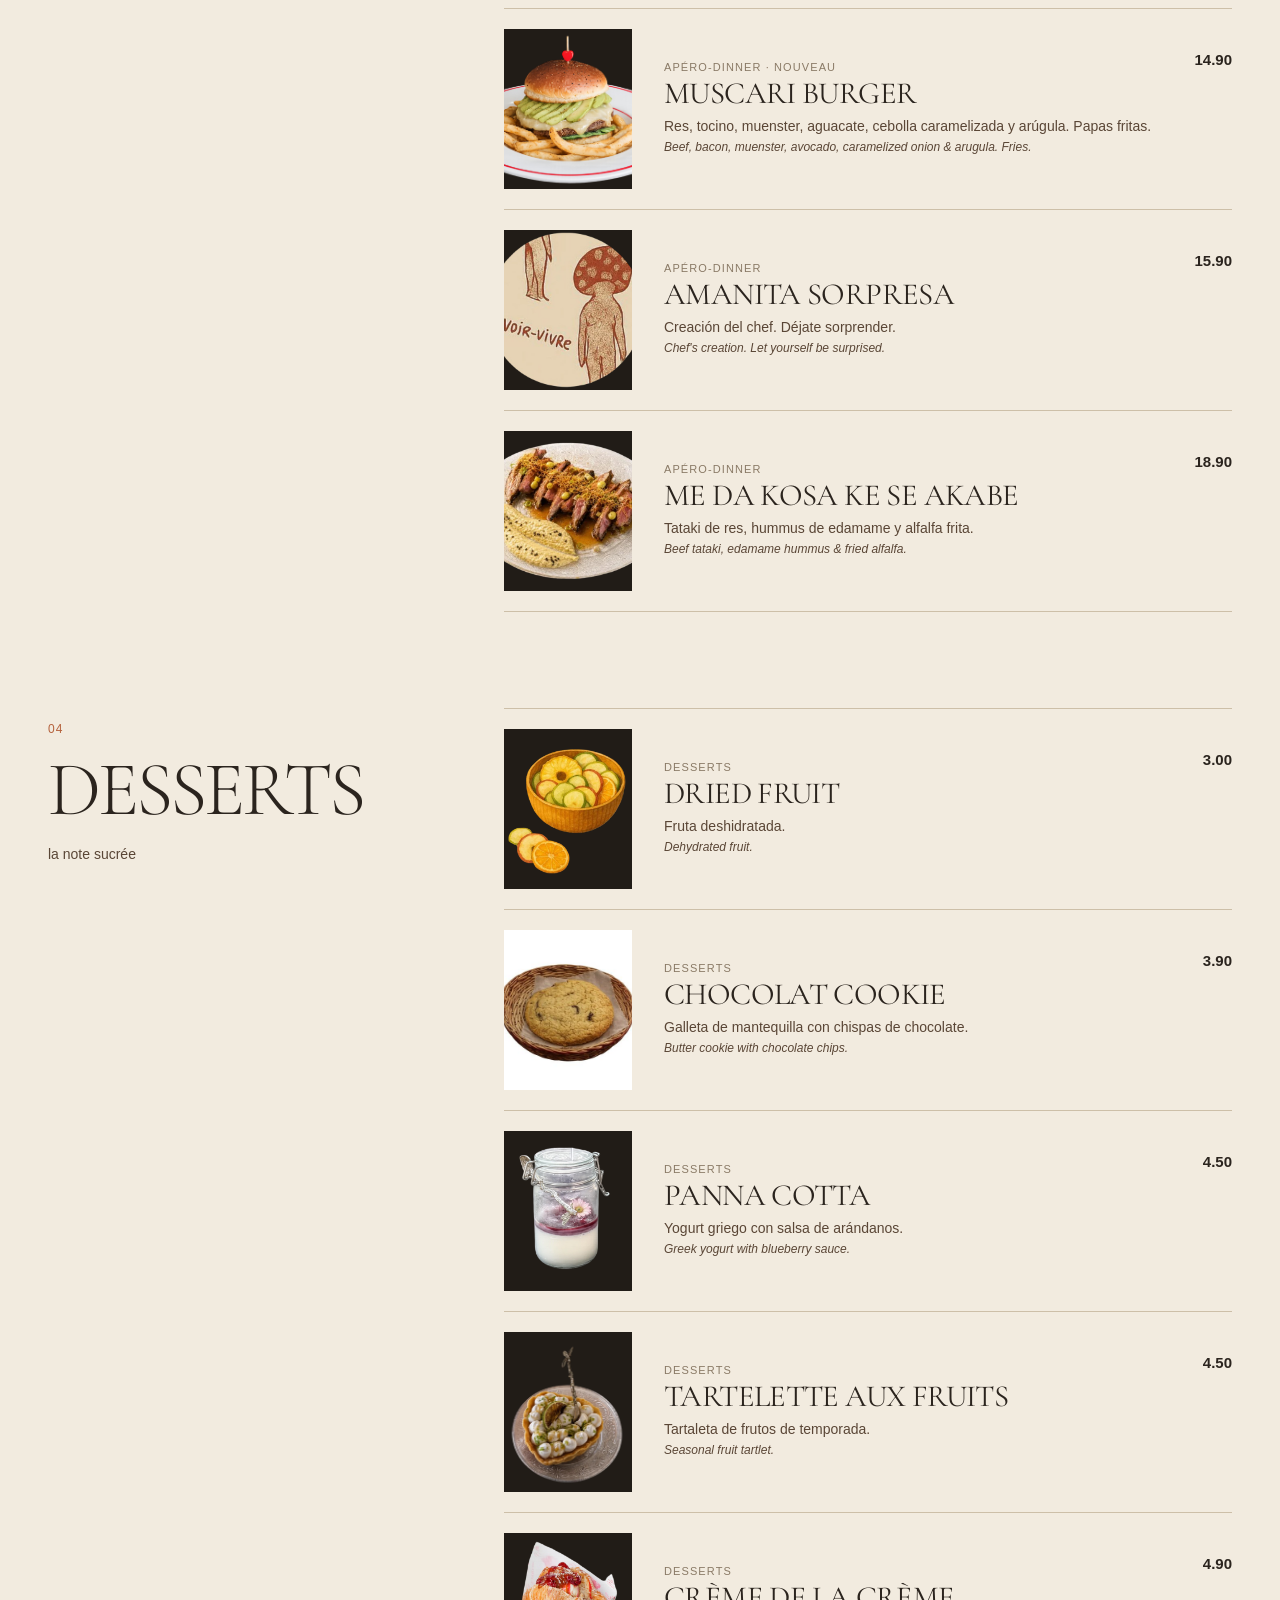
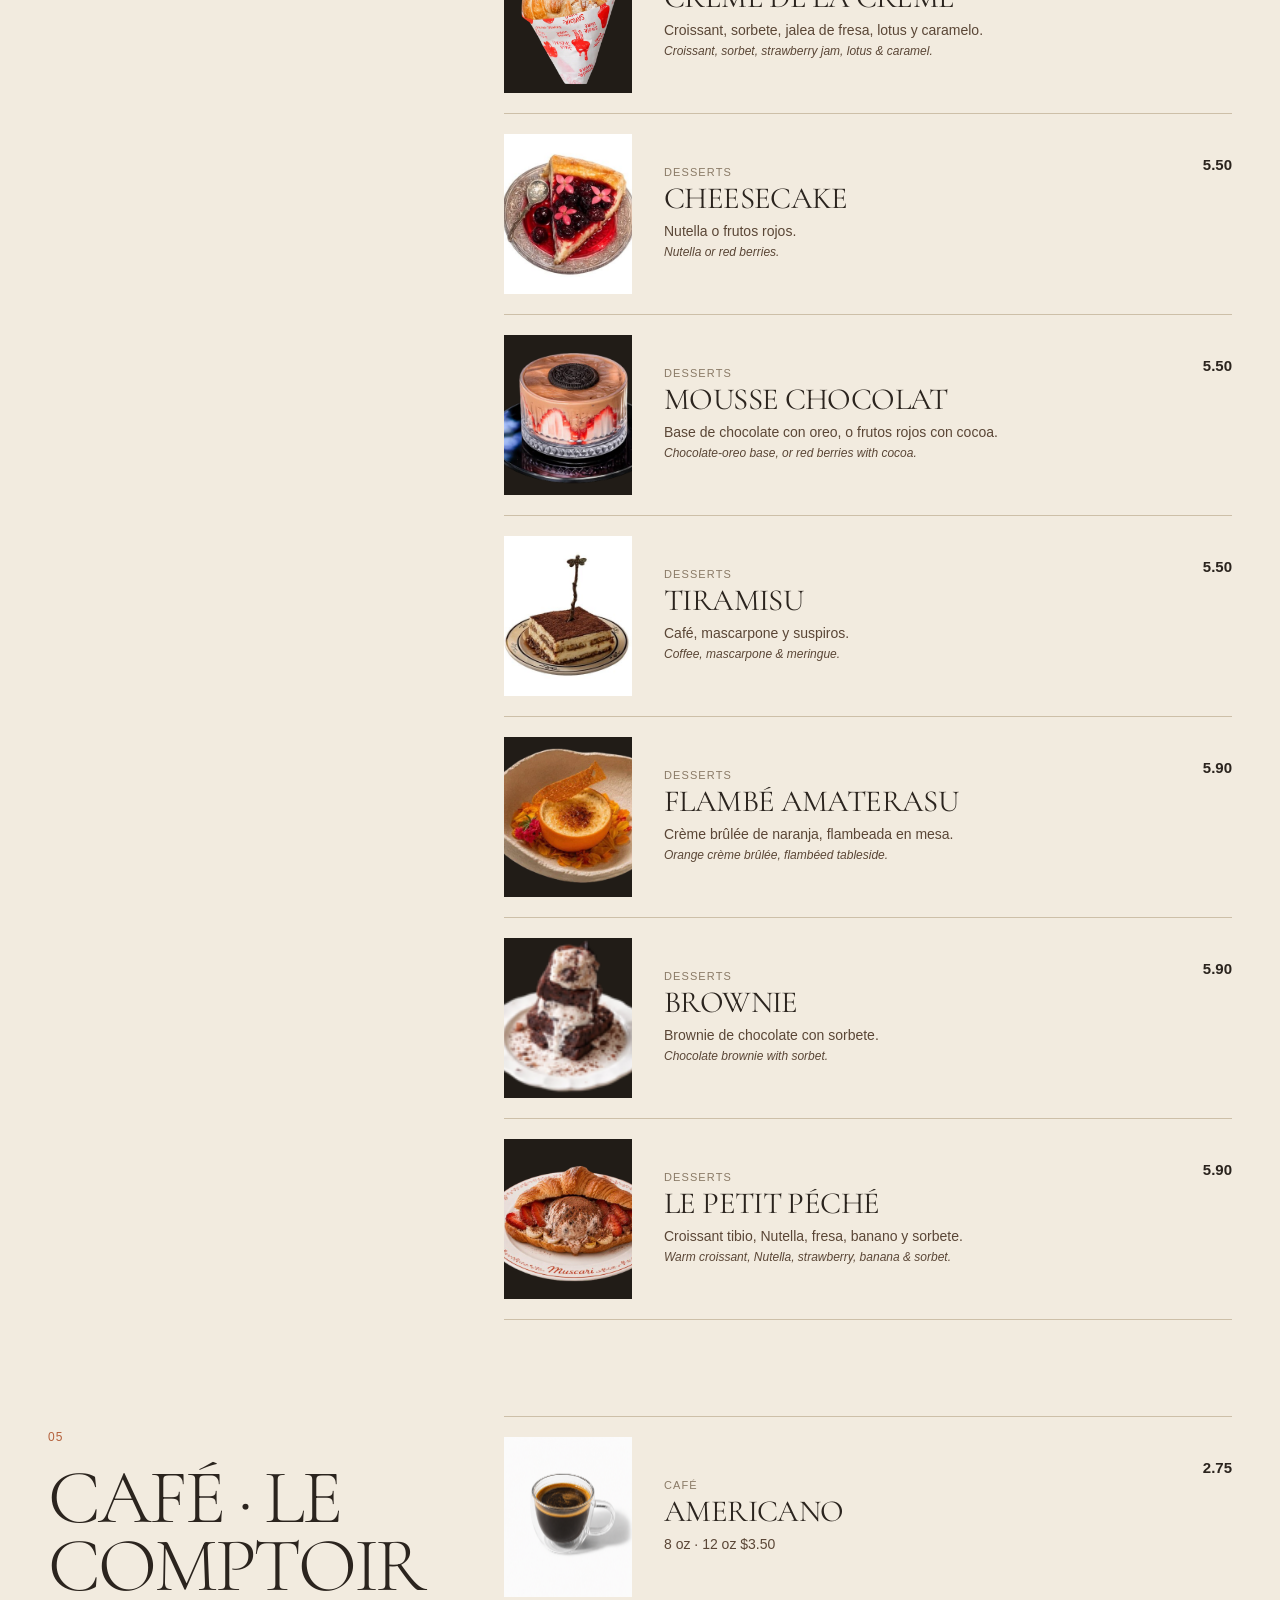
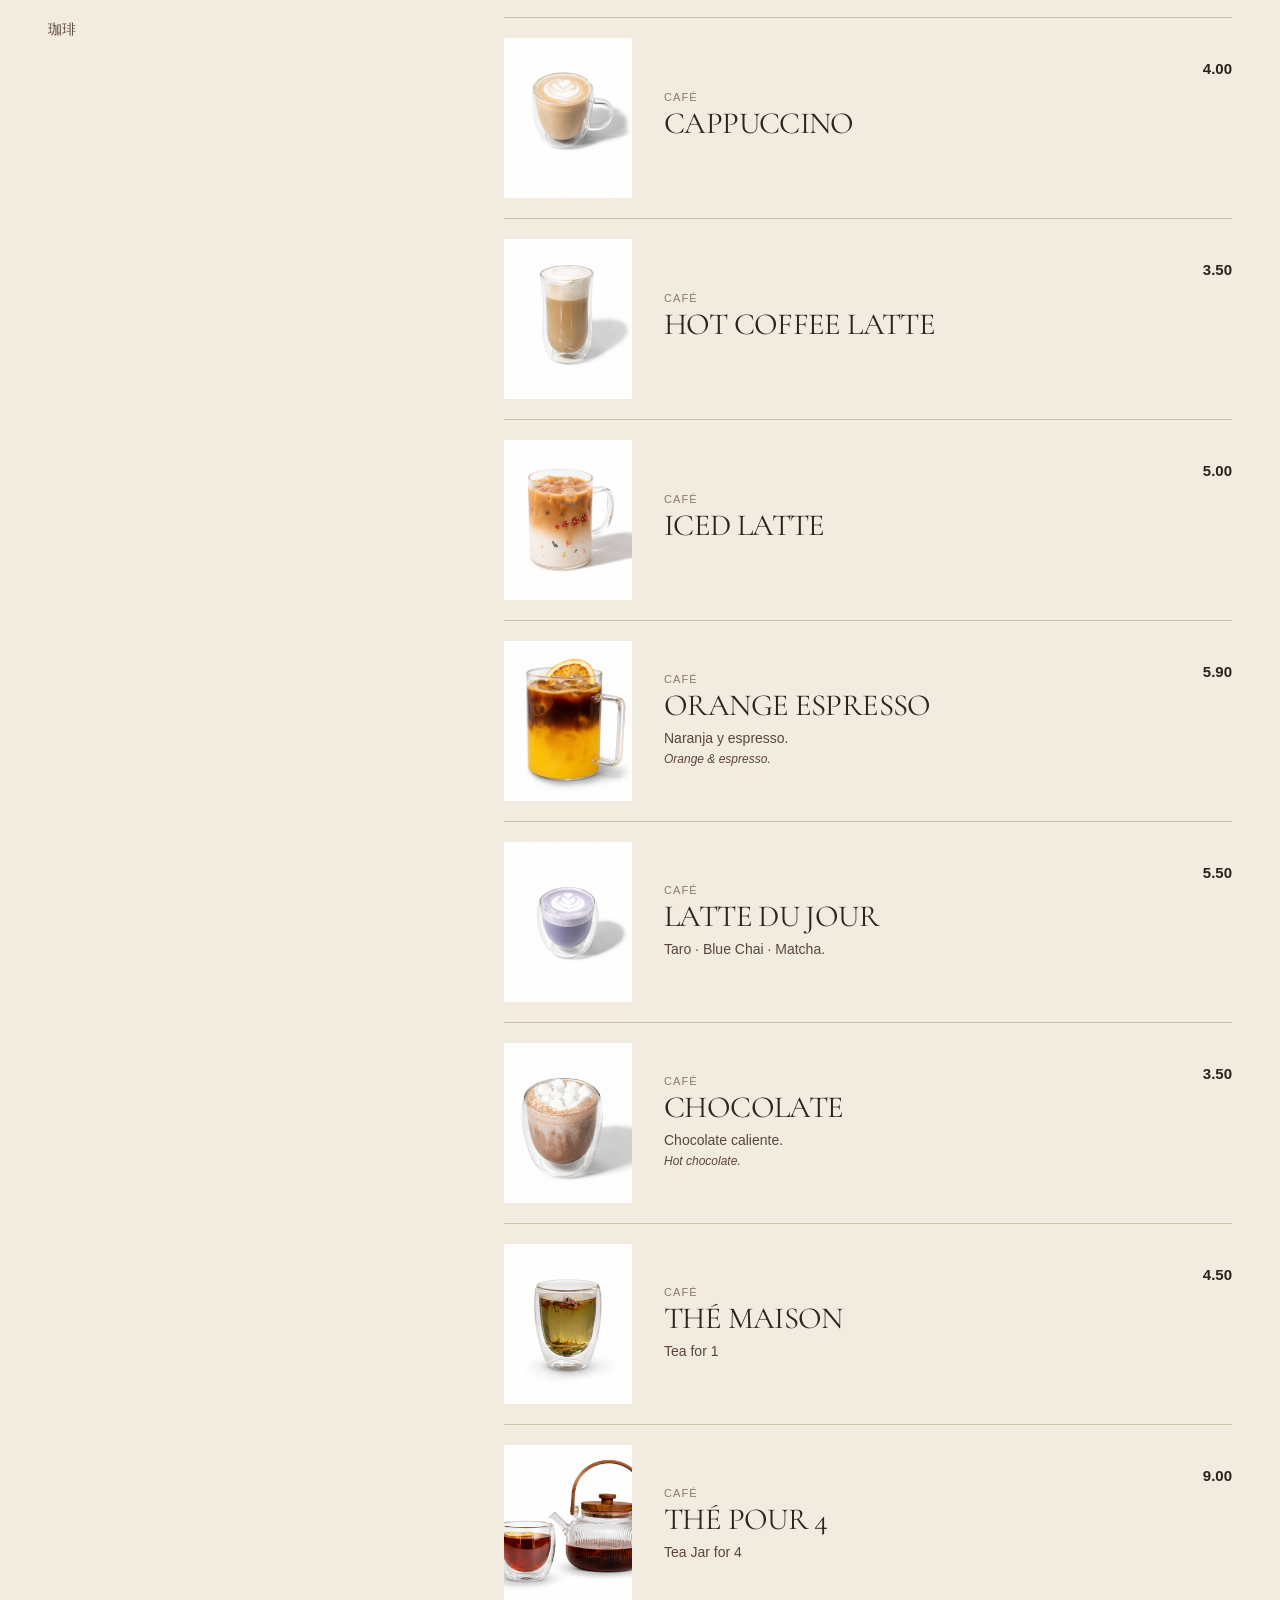
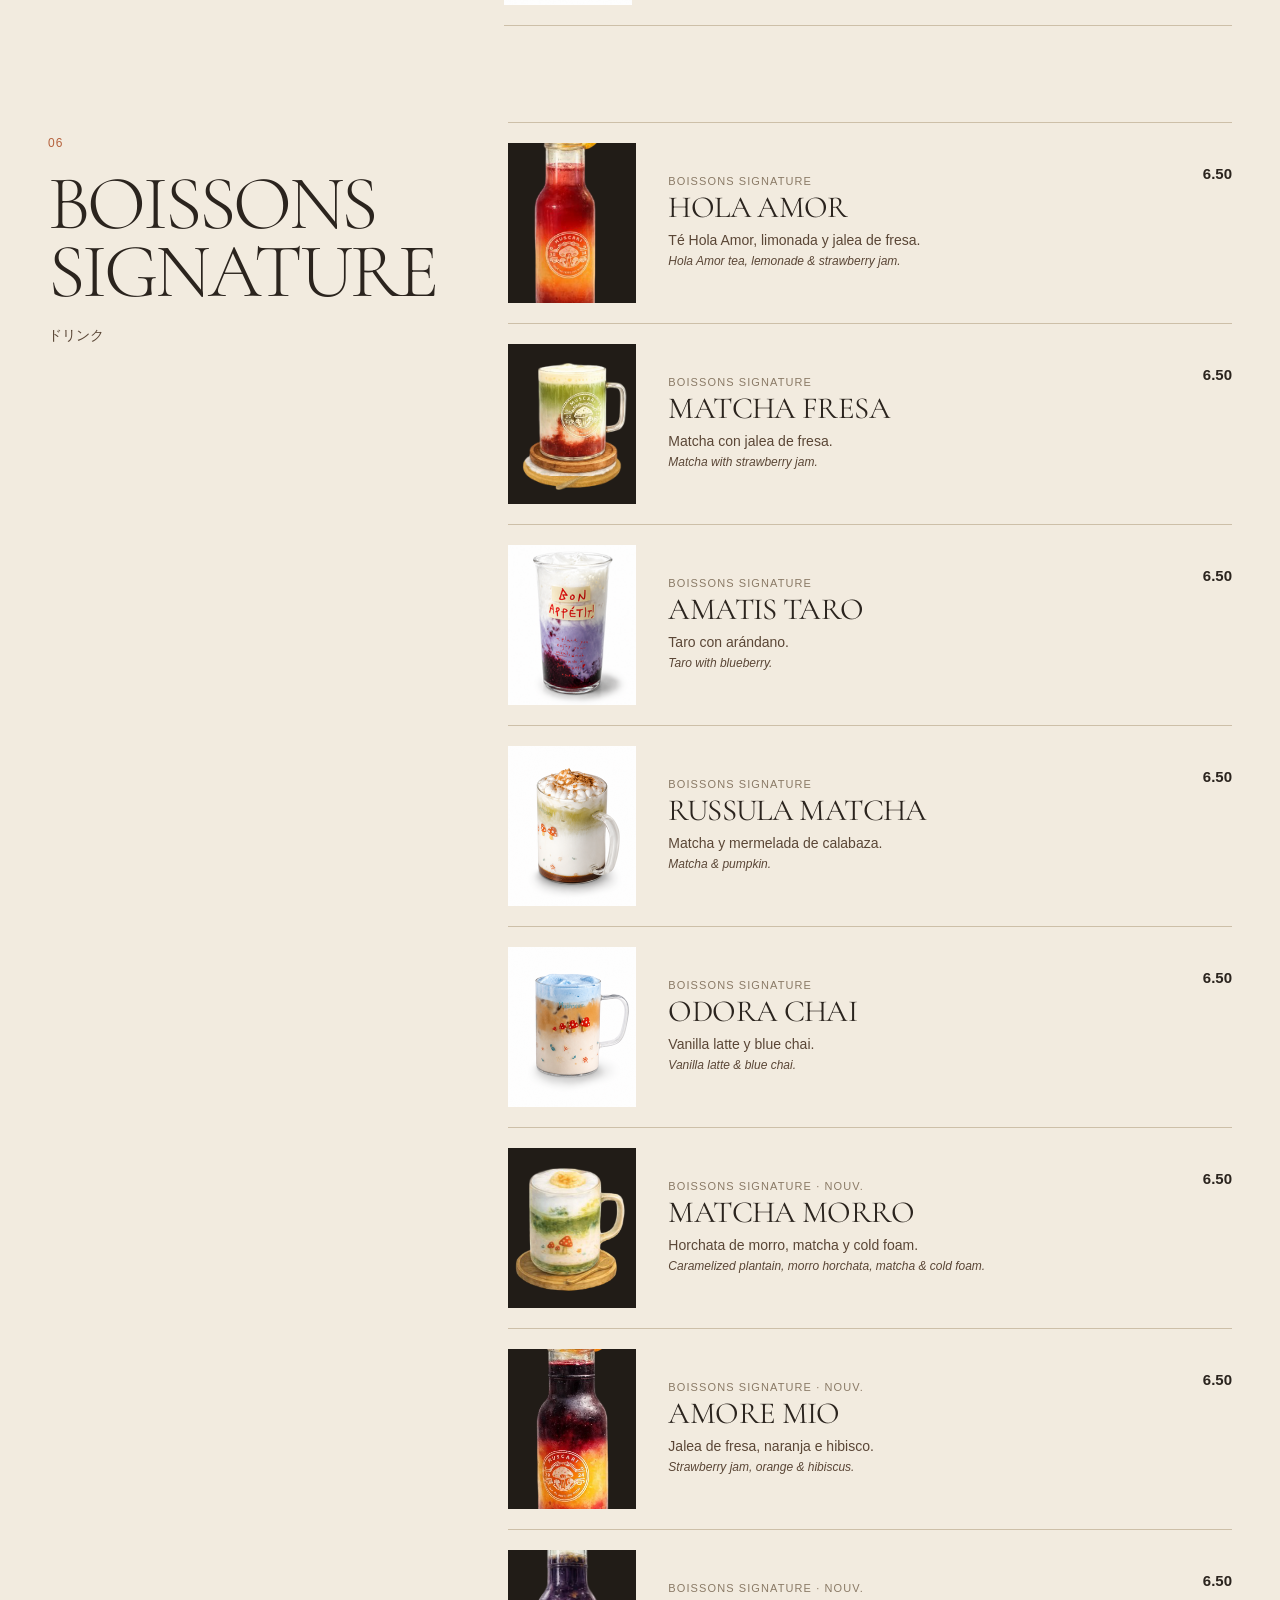
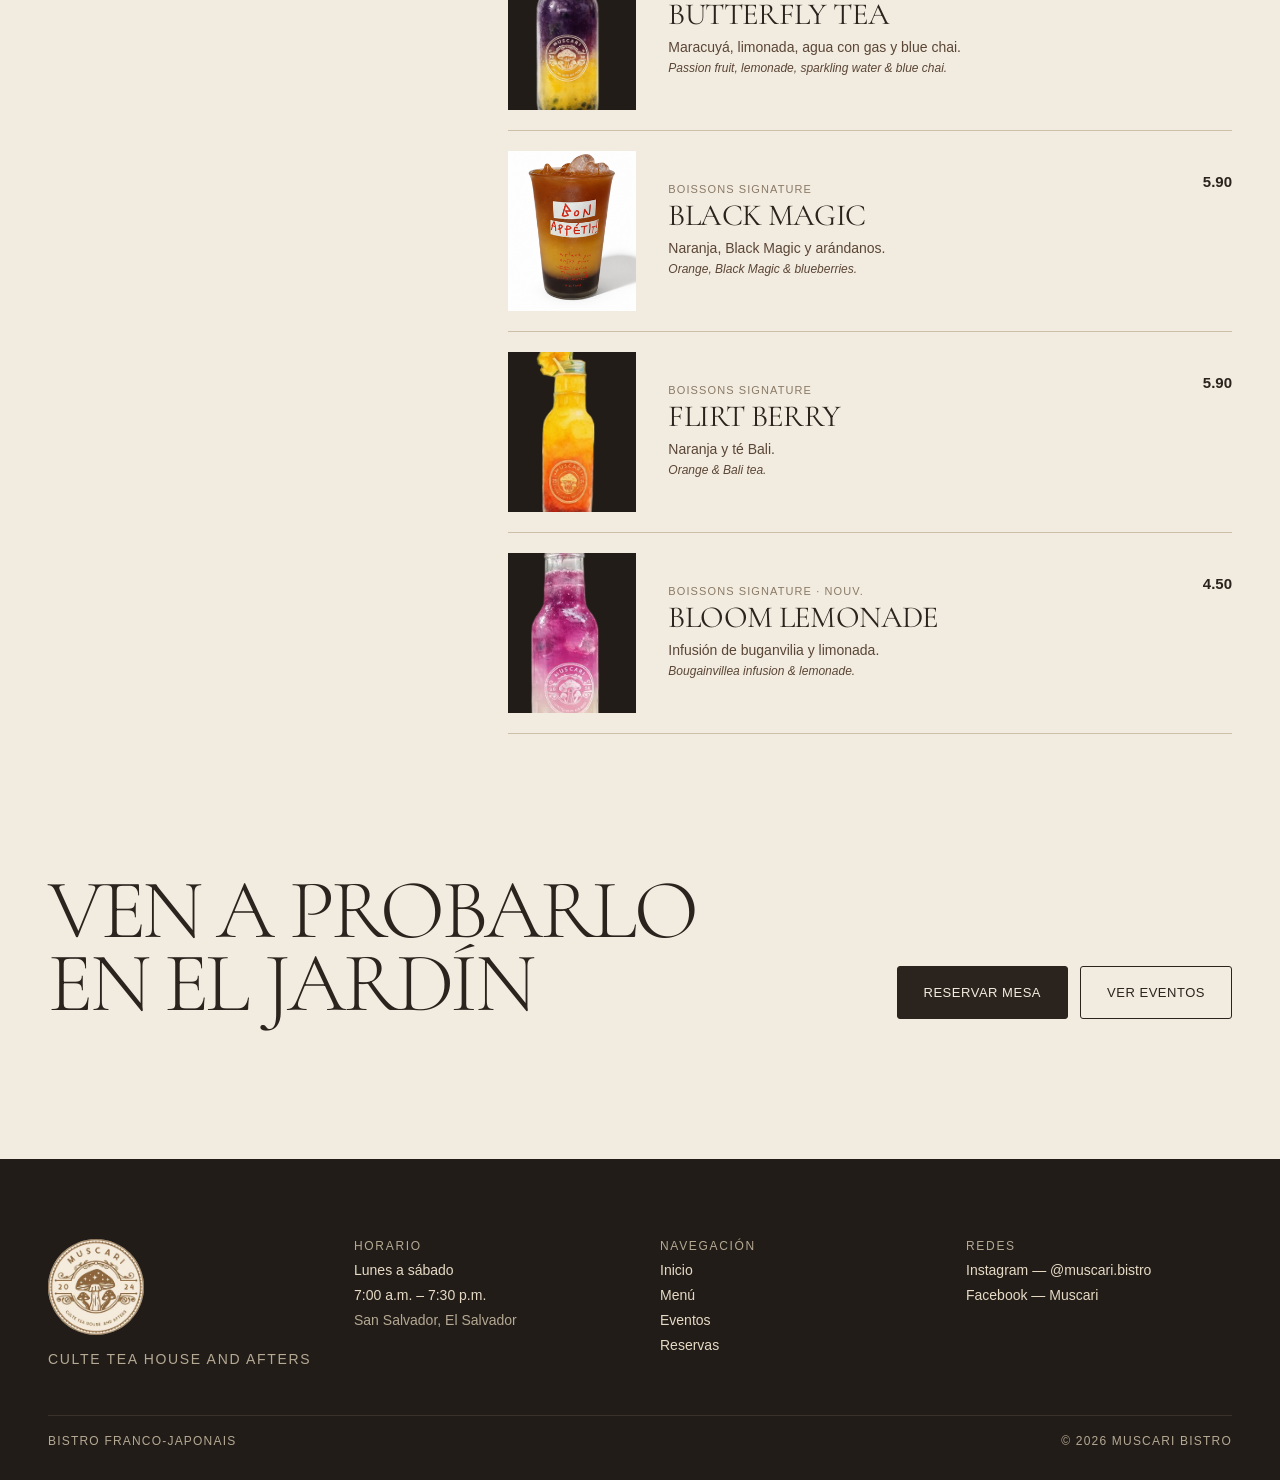
<file: menu.html>
<!doctype html>
<html lang="es">

<head>
    <meta charset="utf-8">
    <meta name="viewport" content="width=device-width, initial-scale=1">
    <title>Menú — Muscari Bistro</title>
    <link href="https://api.fontshare.com/v2/css?f[]=satoshi@500,700&display=swap" rel="stylesheet">
    <link href="https://fonts.googleapis.com/css2?family=DM+Mono&display=swap" rel="stylesheet">

    <link rel="stylesheet" href="css/global.css">
    <link rel="stylesheet" href="css/menu.css">
</head>

<body>

    <header class="header">
        <a href="index.html" class="header_logo">MUSCARI</a>

        <nav class="header_nav">
            <a href="index.html" class="nav_link">Inicio</a>
            <a href="menu.html" class="nav_link nav_link_activo">Menú</a>
            <a href="eventos.html" class="nav_link">Eventos</a>
            <a href="reservas.html" class="nav_link">Reservas</a>
        </nav>

        <a href="reservas.html#mesa" class="boton_reservar">Reservar mesa</a>
    </header>

    <main>

        <section class="menu-hero">
            <img src="img/cafe-frio.jpg" alt="Muscari Bistro" class="menu-hero__image">
            <div class="menu-hero__overlay"></div>

            <div class="menu-hero__content">
                <div class="menu-hero__title-group">
                    <span class="eyebrow">Menú gastronómico</span>
                    <h1 class="menu-hero__title">La carte</h1>
                </div>

                <p class="menu-hero__description">
                    Café, té y cocina de bistró franco-japonés, servidos entre el jardín y el salón.
                </p>
            </div>
        </section>

        <nav aria-label="Categorías del menú" class="category-nav">
            <div class="category-nav__inner">
                <a href="#crepes" class="category-nav__link">Crêpes</a>
                <a href="#brunch" class="category-nav__link">Brunch</a>
                <a href="#apero" class="category-nav__link">Apéro-dinner</a>
                <a href="#desserts" class="category-nav__link">Desserts</a>
                <a href="#cafe" class="category-nav__link">Café</a>
                <a href="#boissons" class="category-nav__link">Boissons signature</a>
            </div>
        </nav>

        <div class="notice-wrapper">
            <div role="note" class="demo-notice">
                <span class="demo-notice__title">Omakase Bistro · « Estás en buenas manos »</span>
                <span class="demo-notice__text">
                    El savoir-vivre francés se encuentra con el alma japonesa del omakase.
                    Una cocina de fusión franco-japonesa donde cada plato se sirve con intuición,
                    cuidado y el placer de vivir bien.
                </span>
            </div>
        </div>

        <section id="crepes" class="menu-category">
            <div class="menu-category__heading">
                <span class="menu-category__number">01</span>
                <h2 class="menu-category__title">Crêpes</h2>
                <p class="menu-category__intro">toute la journée</p>
            </div>

            <div class="menu-list">
                <article class="menu-item">
                    <div class="menu-item__media">
                        <!-- Cambiá esta imagen por la fotografía real del producto -->
                        <img src="img/01-Crêpe Forestière.png" alt="Crêpe Forestière" class="menu-item__image">
                    </div>

                    <div class="menu-item__content">
                        <span class="menu-item__meta">Crêpes · NOUVEAU</span>
                        <h3 class="menu-item__name">Crêpe Forestière</h3>
                        <p class="menu-item__description">Champiñones, salsa blanca al café y
                            ensalada.<br><em>Mushrooms, coffee cream sauce &amp; salad.</em></p>
                    </div>

                    <span class="menu-item__price">12.90</span>
                </article>
                <article class="menu-item">
                    <div class="menu-item__media">
                        <!-- Cambiá esta imagen por la fotografía real del producto -->
                        <img src="img/04-Crêpe Tropicale.jpeg" alt="Crêpe Tropicale" class="menu-item__image">
                    </div>

                    <div class="menu-item__content">
                        <span class="menu-item__meta">Crêpes · NOUVEAU</span>
                        <h3 class="menu-item__name">Crêpe Tropicale</h3>
                        <p class="menu-item__description">Melocotón, yogurt de arándanos y sorbete.<br><em>Peach,
                                blueberry yogurt &amp; sorbet.</em></p>
                    </div>

                    <span class="menu-item__price">6.90</span>
                </article>
                <article class="menu-item">
                    <div class="menu-item__media">
                        <!-- Cambiá esta imagen por la fotografía real del producto -->
                        <img src="img/02-Crêpe suzette.jpeg" alt="Crêpe Suzette" class="menu-item__image">
                    </div>

                    <div class="menu-item__content">
                        <span class="menu-item__meta">Crêpes</span>
                        <h3 class="menu-item__name">Crêpe Suzette</h3>
                        <p class="menu-item__description">Mantequilla, azúcar caramelizada, caramelo salado y
                            sorbete.<br><em>Butter, caramelized sugar, salted caramel &amp; sorbet.</em></p>
                    </div>

                    <span class="menu-item__price">5.50</span>
                </article>
                <article class="menu-item">
                    <div class="menu-item__media">
                        <!-- Cambiá esta imagen por la fotografía real del producto -->
                        <img src="img/05-Crêpe nutella.jpeg" alt="Crêpe Nutella" class="menu-item__image">
                    </div>

                    <div class="menu-item__content">
                        <span class="menu-item__meta">Crêpes</span>
                        <h3 class="menu-item__name">Crêpe Nutella</h3>
                        <p class="menu-item__description">Nutella® y sorbete.<br><em>Nutella® &amp; sorbet.</em></p>
                    </div>

                    <span class="menu-item__price">5.90</span>
                </article>
                <article class="menu-item">
                    <div class="menu-item__media">
                        <!-- Cambiá esta imagen por la fotografía real del producto -->
                        <img src="img/03-Crêpe Pommes Caramel.jpeg" alt="Crêpe Pommes Caramel" class="menu-item__image">
                    </div>

                    <div class="menu-item__content">
                        <span class="menu-item__meta">Crêpes · NOUVEAU</span>
                        <h3 class="menu-item__name">Crêpe Pommes Caramel</h3>
                        <p class="menu-item__description">Manzana caramelizada y sorbete.<br><em>Caramelized apple &amp;
                                sorbet.</em></p>
                    </div>

                    <span class="menu-item__price">6.90</span>
                </article>

                <div class="demo-notice" style="margin-top:20px;">
                    <span class="demo-notice__title">Opciones</span>
                    <span class="demo-notice__text">Opciones: Banano +$0.60 · Fresa +$0.85 · Fresa &amp; Banano +$1.00.
                        Extras disponibles.</span>
                </div>
            </div>
        </section>
        <section id="brunch" class="menu-category">
            <div class="menu-category__heading">
                <span class="menu-category__number">02</span>
                <h2 class="menu-category__title">Brunch</h2>
                <p class="menu-category__intro">toute la journée</p>
            </div>

            <div class="menu-list">
                <article class="menu-item">
                    <div class="menu-item__media">
                        <!-- Cambiá esta imagen por la fotografía real del producto -->
                        <img src="img/06-Croissant Shimeji Chapudo.png" alt="Croissant Shimeji Chapudo"
                            class="menu-item__image">
                    </div>

                    <div class="menu-item__content">
                        <span class="menu-item__meta">Brunch</span>
                        <h3 class="menu-item__name">Croissant Shimeji Chapudo</h3>
                        <p class="menu-item__description">Crema de champiñones al café, frijoles, aguacate y
                            huevo.<br><em>Coffee mushroom cream, beans, avocado &amp; egg.</em></p>
                    </div>

                    <span class="menu-item__price">9.90</span>
                </article>
                <article class="menu-item">
                    <div class="menu-item__media">
                        <!-- Cambiá esta imagen por la fotografía real del producto -->
                        <img src="img/10-Cottage Maitake.png" alt="Cottage Maitake" class="menu-item__image">
                    </div>

                    <div class="menu-item__content">
                        <span class="menu-item__meta">Brunch</span>
                        <h3 class="menu-item__name">Cottage Maitake</h3>
                        <p class="menu-item__description">Pan masa madre, cottage, aguacate, huevo y
                            maitake.<br><em>Sourdough, cottage cheese, avocado, egg &amp; maitake.</em></p>
                    </div>

                    <span class="menu-item__price">9.90</span>
                </article>
                <article class="menu-item">
                    <div class="menu-item__media">
                        <!-- Cambiá esta imagen por la fotografía real del producto -->
                        <img src="img/07-TOKYO MATIN.png" alt="Tokyo matin" class="menu-item__image">
                    </div>

                    <div class="menu-item__content">
                        <span class="menu-item__meta">Brunch</span>
                        <h3 class="menu-item__name">Tokyo matin</h3>
                        <p class="menu-item__description">Pancakes con Miel, mantequilla de la casa y
                            tocino.<br><em>Honey pancakes, butter &amp; bacon.</em></p>
                    </div>

                    <span class="menu-item__price">9.90</span>
                </article>
                <article class="menu-item">
                    <div class="menu-item__media">
                        <!-- Cambiá esta imagen por la fotografía real del producto -->
                        <img src="img/11-Muscari tipico.png" alt="Muscari Típico" class="menu-item__image">
                    </div>

                    <div class="menu-item__content">
                        <span class="menu-item__meta">Brunch</span>
                        <h3 class="menu-item__name">Muscari Típico</h3>
                        <p class="menu-item__description">Huevos, frijoles, plátano, crema, salsa y pan
                            francés.<br><em>Eggs, beans, plantain, cream, salsa &amp; French bread.</em></p>
                    </div>

                    <span class="menu-item__price">9.90</span>
                </article>
                <article class="menu-item">
                    <div class="menu-item__media">
                        <!-- Cambiá esta imagen por la fotografía real del producto -->
                        <img src="img/08-FRENCH TOASTS.jpg" alt="French Toasts" class="menu-item__image">
                    </div>

                    <div class="menu-item__content">
                        <span class="menu-item__meta">Brunch</span>
                        <h3 class="menu-item__name">French Toasts</h3>
                        <p class="menu-item__description">Tostada a la francesa con miel y frutas de
                            temporada.<br><em>Honey &amp; seasonal fruit.</em></p>
                    </div>

                    <span class="menu-item__price">9.90</span>
                </article>
                <article class="menu-item">
                    <div class="menu-item__media">
                        <!-- Cambiá esta imagen por la fotografía real del producto -->
                        <img src="img/12-Croissant Maison.png" alt="Croissant Maison" class="menu-item__image">
                    </div>

                    <div class="menu-item__content">
                        <span class="menu-item__meta">Brunch · NOUVEAU</span>
                        <h3 class="menu-item__name">Croissant Maison</h3>
                        <p class="menu-item__description">Huevo, salchicha, mozzarella y alioli. Ensalada o papas
                            baby.<br><em>Egg, sausage, mozzarella &amp; aioli. Salad or baby potatoes.</em></p>
                    </div>

                    <span class="menu-item__price">12.90</span>
                </article>
                <article class="menu-item">
                    <div class="menu-item__media">
                        <!-- Cambiá esta imagen por la fotografía real del producto -->
                        <img src="img/09-AMAKARA TOAST.png" alt="Amakara toast" class="menu-item__image">
                    </div>

                    <div class="menu-item__content">
                        <span class="menu-item__meta">Brunch · NOUVEAU</span>
                        <h3 class="menu-item__name">Amakara toast</h3>
                        <p class="menu-item__description">Pan brioche, huevo pochado, tocino y caramelo.<br><em>Brioche,
                                poached egg, bacon &amp; caramel.</em></p>
                    </div>

                    <span class="menu-item__price">9.90</span>
                </article>

            </div>
        </section>
        <section id="apero" class="menu-category">
            <div class="menu-category__heading">
                <span class="menu-category__number">03</span>
                <h2 class="menu-category__title">Apéro-dinner</h2>
                <p class="menu-category__intro">à partager</p>
            </div>

            <div class="menu-list">
                <article class="menu-item">
                    <div class="menu-item__media">
                        <!-- Cambiá esta imagen por la fotografía real del producto -->
                        <img src="img/13-Hummus.png" alt="Hummus" class="menu-item__image">
                    </div>

                    <div class="menu-item__content">
                        <span class="menu-item__meta">Apéro-dinner</span>
                        <h3 class="menu-item__name">Hummus</h3>
                        <p class="menu-item__description">Hummus casero con pan pita.<br><em>House hummus with pita
                                bread.</em></p>
                    </div>

                    <span class="menu-item__price">9.90</span>
                </article>
                <article class="menu-item">
                    <div class="menu-item__media">
                        <!-- Cambiá esta imagen por la fotografía real del producto -->
                        <img src="img/17-Seta descalza.png" alt="Seta Descalza" class="menu-item__image">
                    </div>

                    <div class="menu-item__content">
                        <span class="menu-item__meta">Apéro-dinner</span>
                        <h3 class="menu-item__name">Seta Descalza</h3>
                        <p class="menu-item__description">Pan masa madre con hummus, alfalfa, tomate y
                            champiñones.<br><em>Sourdough with hummus, alfalfa, tomato &amp; mushrooms.</em></p>
                    </div>

                    <span class="menu-item__price">9.90</span>
                </article>
                <article class="menu-item">
                    <div class="menu-item__media">
                        <!-- Cambiá esta imagen por la fotografía real del producto -->
                        <img src="img/14-Tostada Jamón Serrano.png" alt="Tostada Jamón Serrano"
                            class="menu-item__image">
                    </div>

                    <div class="menu-item__content">
                        <span class="menu-item__meta">Apéro-dinner</span>
                        <h3 class="menu-item__name">Tostada Jamón Serrano</h3>
                        <p class="menu-item__description">Masa madre, pesto, jamón serrano, tomate cherry y
                            cottage.<br><em>Sourdough, pesto, serrano ham, cherry tomato &amp; cottage.</em></p>
                    </div>

                    <span class="menu-item__price">12.90</span>
                </article>
                <article class="menu-item">
                    <div class="menu-item__media">
                        <!-- Cambiá esta imagen por la fotografía real del producto -->
                        <img src="img/18-Crema Champiñones.png" alt="Crema Champiñones" class="menu-item__image">
                    </div>

                    <div class="menu-item__content">
                        <span class="menu-item__meta">Apéro-dinner · NOUVEAU</span>
                        <h3 class="menu-item__name">Crema Champiñones</h3>
                        <p class="menu-item__description">Crema de champiñones, queso, tocino y hierbas.<br><em>Mushroom
                                cream, cheese, bacon &amp; herbs.</em></p>
                    </div>

                    <span class="menu-item__price">9.90</span>
                </article>
                <article class="menu-item">
                    <div class="menu-item__media">
                        <!-- Cambiá esta imagen por la fotografía real del producto -->
                        <img src="img/15-Origami Morí.png" alt="Origami Morí" class="menu-item__image">
                    </div>

                    <div class="menu-item__content">
                        <span class="menu-item__meta">Apéro-dinner</span>
                        <h3 class="menu-item__name">Origami Morí</h3>
                        <p class="menu-item__description">Papel de arroz, salmón, berenjena y aguacate.<br><em>Rice
                                paper, salmon, eggplant &amp; avocado.</em></p>
                    </div>

                    <span class="menu-item__price">12.90</span>
                </article>
                <article class="menu-item">
                    <div class="menu-item__media">
                        <!-- Cambiá esta imagen por la fotografía real del producto -->
                        <img src="img/19-Salade saumon.png" alt="Salade Saumon" class="menu-item__image">
                    </div>

                    <div class="menu-item__content">
                        <span class="menu-item__meta">Apéro-dinner</span>
                        <h3 class="menu-item__name">Salade Saumon</h3>
                        <p class="menu-item__description">Lechugas, salmón, quinoa, hongos y tomate
                            cherry.<br><em>Greens, salmon, quinoa, mushrooms &amp; cherry tomato.</em></p>
                    </div>

                    <span class="menu-item__price">12.90</span>
                </article>
                <article class="menu-item">
                    <div class="menu-item__media">
                        <!-- Cambiá esta imagen por la fotografía real del producto -->
                        <img src="img/15-Muscari burger.png" alt="Muscari Burger" class="menu-item__image">
                    </div>

                    <div class="menu-item__content">
                        <span class="menu-item__meta">Apéro-dinner · NOUVEAU</span>
                        <h3 class="menu-item__name">Muscari Burger</h3>
                        <p class="menu-item__description">Res, tocino, muenster, aguacate, cebolla caramelizada y
                            arúgula. Papas fritas.<br><em>Beef, bacon, muenster, avocado, caramelized onion &amp;
                                arugula. Fries.</em></p>
                    </div>

                    <span class="menu-item__price">14.90</span>
                </article>
                <article class="menu-item">
                    <div class="menu-item__media">
                        <!-- Cambiá esta imagen por la fotografía real del producto -->
                        <img src="img/20-Amanita sorpresa.png" alt="Amanita Sorpresa" class="menu-item__image">
                    </div>

                    <div class="menu-item__content">
                        <span class="menu-item__meta">Apéro-dinner</span>
                        <h3 class="menu-item__name">Amanita Sorpresa</h3>
                        <p class="menu-item__description">Creación del chef. Déjate sorprender.<br><em>Chef&#x27;s
                                creation. Let yourself be surprised.</em></p>
                    </div>

                    <span class="menu-item__price">15.90</span>
                </article>
                <article class="menu-item">
                    <div class="menu-item__media">
                        <!-- Cambiá esta imagen por la fotografía real del producto -->
                        <img src="img/16-Me da Kosa Ke se Akabe.png" alt="Me da Kosa Ke se Akabe"
                            class="menu-item__image">
                    </div>

                    <div class="menu-item__content">
                        <span class="menu-item__meta">Apéro-dinner</span>
                        <h3 class="menu-item__name">Me da Kosa Ke se Akabe</h3>
                        <p class="menu-item__description">Tataki de res, hummus de edamame y alfalfa frita.<br><em>Beef
                                tataki, edamame hummus &amp; fried alfalfa.</em></p>
                    </div>

                    <span class="menu-item__price">18.90</span>
                </article>

            </div>
        </section>
        <section id="desserts" class="menu-category">
            <div class="menu-category__heading">
                <span class="menu-category__number">04</span>
                <h2 class="menu-category__title">Desserts</h2>
                <p class="menu-category__intro">la note sucrée</p>
            </div>

            <div class="menu-list">
                <article class="menu-item">
                    <div class="menu-item__media">
                        <!-- Cambiá esta imagen por la fotografía real del producto -->
                        <img src="img/21-Dried fruit.png" alt="Dried Fruit" class="menu-item__image">
                    </div>

                    <div class="menu-item__content">
                        <span class="menu-item__meta">Desserts</span>
                        <h3 class="menu-item__name">Dried Fruit</h3>
                        <p class="menu-item__description">Fruta deshidratada.<br><em>Dehydrated fruit.</em></p>
                    </div>

                    <span class="menu-item__price">3.00</span>
                </article>
                <article class="menu-item">
                    <div class="menu-item__media">
                        <!-- Cambiá esta imagen por la fotografía real del producto -->
                        <img src="img/27-Galleta chocolate.jpg" alt="Chocolat Cookie" class="menu-item__image">
                    </div>

                    <div class="menu-item__content">
                        <span class="menu-item__meta">Desserts</span>
                        <h3 class="menu-item__name">Chocolat Cookie</h3>
                        <p class="menu-item__description">Galleta de mantequilla con chispas de chocolate.<br><em>Butter
                                cookie with chocolate chips.</em></p>
                    </div>

                    <span class="menu-item__price">3.90</span>
                </article>
                <article class="menu-item">
                    <div class="menu-item__media">
                        <!-- Cambiá esta imagen por la fotografía real del producto -->
                        <img src="img/22-Panna Cotta.png" alt="Panna Cotta" class="menu-item__image">
                    </div>

                    <div class="menu-item__content">
                        <span class="menu-item__meta">Desserts</span>
                        <h3 class="menu-item__name">Panna Cotta</h3>
                        <p class="menu-item__description">Yogurt griego con salsa de arándanos.<br><em>Greek yogurt with
                                blueberry sauce.</em></p>
                    </div>

                    <span class="menu-item__price">4.50</span>
                </article>
                <article class="menu-item">
                    <div class="menu-item__media">
                        <!-- Cambiá esta imagen por la fotografía real del producto -->
                        <img src="img/28-Tartelette aux fruits .png" alt="Tartelette aux Fruits"
                            class="menu-item__image">
                    </div>

                    <div class="menu-item__content">
                        <span class="menu-item__meta">Desserts</span>
                        <h3 class="menu-item__name">Tartelette aux Fruits</h3>
                        <p class="menu-item__description">Tartaleta de frutos de temporada.<br><em>Seasonal fruit
                                tartlet.</em></p>
                    </div>

                    <span class="menu-item__price">4.50</span>
                </article>
                <article class="menu-item">
                    <div class="menu-item__media">
                        <!-- Cambiá esta imagen por la fotografía real del producto -->
                        <img src="img/Créme de la créme .png" alt="Crème de la Crème" class="menu-item__image">
                    </div>

                    <div class="menu-item__content">
                        <span class="menu-item__meta">Desserts</span>
                        <h3 class="menu-item__name">Crème de la Crème</h3>
                        <p class="menu-item__description">Croissant, sorbete, jalea de fresa, lotus y
                            caramelo.<br><em>Croissant, sorbet, strawberry jam, lotus &amp; caramel.</em></p>
                    </div>

                    <span class="menu-item__price">4.90</span>
                </article>
                <article class="menu-item">
                    <div class="menu-item__media">
                        <!-- Cambiá esta imagen por la fotografía real del producto -->
                        <img src="img/29-Cheesecake.jpg" alt="Cheesecake" class="menu-item__image">
                    </div>

                    <div class="menu-item__content">
                        <span class="menu-item__meta">Desserts</span>
                        <h3 class="menu-item__name">Cheesecake</h3>
                        <p class="menu-item__description">Nutella o frutos rojos.<br><em>Nutella or red berries.</em>
                        </p>
                    </div>

                    <span class="menu-item__price">5.50</span>
                </article>
                <article class="menu-item">
                    <div class="menu-item__media">
                        <!-- Cambiá esta imagen por la fotografía real del producto -->
                        <img src="img/24-Mousse chocolat.png" alt="Mousse Chocolat" class="menu-item__image">
                    </div>

                    <div class="menu-item__content">
                        <span class="menu-item__meta">Desserts</span>
                        <h3 class="menu-item__name">Mousse Chocolat</h3>
                        <p class="menu-item__description">Base de chocolate con oreo, o frutos rojos con
                            cocoa.<br><em>Chocolate-oreo base, or red berries with cocoa.</em></p>
                    </div>

                    <span class="menu-item__price">5.50</span>
                </article>
                <article class="menu-item">
                    <div class="menu-item__media">
                        <!-- Cambiá esta imagen por la fotografía real del producto -->
                        <img src="img/30-Tiramisu.jpeg" alt="Tiramisu" class="menu-item__image">
                    </div>

                    <div class="menu-item__content">
                        <span class="menu-item__meta">Desserts</span>
                        <h3 class="menu-item__name">Tiramisu</h3>
                        <p class="menu-item__description">Café, mascarpone y suspiros.<br><em>Coffee, mascarpone &amp;
                                meringue.</em></p>
                    </div>

                    <span class="menu-item__price">5.50</span>
                </article>
                <article class="menu-item">
                    <div class="menu-item__media">
                        <!-- Cambiá esta imagen por la fotografía real del producto -->
                        <img src="img/25-Flambé Amaterasu .png" alt="Flambé Amaterasu" class="menu-item__image">
                    </div>

                    <div class="menu-item__content">
                        <span class="menu-item__meta">Desserts</span>
                        <h3 class="menu-item__name">Flambé Amaterasu</h3>
                        <p class="menu-item__description">Crème brûlée de naranja, flambeada en mesa.<br><em>Orange
                                crème brûlée, flambéed tableside.</em></p>
                    </div>

                    <span class="menu-item__price">5.90</span>
                </article>
                <article class="menu-item">
                    <div class="menu-item__media">
                        <!-- Cambiá esta imagen por la fotografía real del producto -->
                        <img src="img/31-Brownie.png" alt="Brownie" class="menu-item__image">
                    </div>

                    <div class="menu-item__content">
                        <span class="menu-item__meta">Desserts</span>
                        <h3 class="menu-item__name">Brownie</h3>
                        <p class="menu-item__description">Brownie de chocolate con sorbete.<br><em>Chocolate brownie
                                with sorbet.</em></p>
                    </div>

                    <span class="menu-item__price">5.90</span>
                </article>
                <article class="menu-item">
                    <div class="menu-item__media">
                        <!-- Cambiá esta imagen por la fotografía real del producto -->
                        <img src="img/26-Croissant Le petit péché.png" alt="Le Petit Péché" class="menu-item__image">
                    </div>

                    <div class="menu-item__content">
                        <span class="menu-item__meta">Desserts</span>
                        <h3 class="menu-item__name">Le Petit Péché</h3>
                        <p class="menu-item__description">Croissant tibio, Nutella, fresa, banano y sorbete.<br><em>Warm
                                croissant, Nutella, strawberry, banana &amp; sorbet.</em></p>
                    </div>

                    <span class="menu-item__price">5.90</span>
                </article>

            </div>
        </section>
        <section id="cafe" class="menu-category">
            <div class="menu-category__heading">
                <span class="menu-category__number">05</span>
                <h2 class="menu-category__title">Café · le comptoir</h2>
                <p class="menu-category__intro">珈琲</p>
            </div>

            <div class="menu-list">
                <article class="menu-item">
                    <div class="menu-item__media">
                        <!-- Cambiá esta imagen por la fotografía real del producto -->
                        <img src="img/32-AMERICANO.png" alt="Americano" class="menu-item__image">
                    </div>

                    <div class="menu-item__content">
                        <span class="menu-item__meta">Café</span>
                        <h3 class="menu-item__name">Americano</h3>
                        <p class="menu-item__description">8 oz · 12 oz $3.50</p>
                    </div>

                    <span class="menu-item__price">2.75</span>
                </article>
                <article class="menu-item">
                    <div class="menu-item__media">
                        <!-- Cambiá esta imagen por la fotografía real del producto -->
                        <img src="img/37-CAPUCHINO.png" alt="Cappuccino" class="menu-item__image">
                    </div>

                    <div class="menu-item__content">
                        <span class="menu-item__meta">Café</span>
                        <h3 class="menu-item__name">Cappuccino</h3>
                        <p class="menu-item__description"></p>
                    </div>

                    <span class="menu-item__price">4.00</span>
                </article>
                <article class="menu-item">
                    <div class="menu-item__media">
                        <!-- Cambiá esta imagen por la fotografía real del producto -->
                        <img src="img/33-HOT LATTE.png" alt="Hot Coffee Latte" class="menu-item__image">
                    </div>

                    <div class="menu-item__content">
                        <span class="menu-item__meta">Café</span>
                        <h3 class="menu-item__name">Hot Coffee Latte</h3>
                        <p class="menu-item__description"></p>
                    </div>

                    <span class="menu-item__price">3.50</span>
                </article>
                <article class="menu-item">
                    <div class="menu-item__media">
                        <!-- Cambiá esta imagen por la fotografía real del producto -->
                        <img src="img/38-ICED LATTE.png" alt="Iced Latte" class="menu-item__image">
                    </div>

                    <div class="menu-item__content">
                        <span class="menu-item__meta">Café</span>
                        <h3 class="menu-item__name">Iced Latte</h3>
                        <p class="menu-item__description"></p>
                    </div>

                    <span class="menu-item__price">5.00</span>
                </article>
                <article class="menu-item">
                    <div class="menu-item__media">
                        <!-- Cambiá esta imagen por la fotografía real del producto -->
                        <img src="img/34-ORANGE EXPRESSO.png" alt="Orange Espresso" class="menu-item__image">
                    </div>

                    <div class="menu-item__content">
                        <span class="menu-item__meta">Café</span>
                        <h3 class="menu-item__name">Orange Espresso</h3>
                        <p class="menu-item__description">Naranja y espresso.<br><em>Orange &amp; espresso.</em></p>
                    </div>

                    <span class="menu-item__price">5.90</span>
                </article>
                <article class="menu-item">
                    <div class="menu-item__media">
                        <!-- Cambiá esta imagen por la fotografía real del producto -->
                        <img src="img/39.1-TARO LATTE.png" alt="Latte du jour" class="menu-item__image">
                    </div>

                    <div class="menu-item__content">
                        <span class="menu-item__meta">Café</span>
                        <h3 class="menu-item__name">Latte du jour</h3>
                        <p class="menu-item__description">Taro · Blue Chai · Matcha.</p>
                    </div>

                    <span class="menu-item__price">5.50</span>
                </article>
                <article class="menu-item">
                    <div class="menu-item__media">
                        <!-- Cambiá esta imagen por la fotografía real del producto -->
                        <img src="img/35-CHOCOLATE CALIENTE.png" alt="Chocolate" class="menu-item__image">
                    </div>

                    <div class="menu-item__content">
                        <span class="menu-item__meta">Café</span>
                        <h3 class="menu-item__name">Chocolate</h3>
                        <p class="menu-item__description">Chocolate caliente.<br><em>Hot chocolate.</em></p>
                    </div>

                    <span class="menu-item__price">3.50</span>
                </article>
                <article class="menu-item">
                    <div class="menu-item__media">
                        <!-- Cambiá esta imagen por la fotografía real del producto -->
                        <img src="img/40-TEA JAR FOR 1.png" alt="Thé maison" class="menu-item__image">
                    </div>

                    <div class="menu-item__content">
                        <span class="menu-item__meta">Café</span>
                        <h3 class="menu-item__name">Thé maison</h3>
                        <p class="menu-item__description">Tea for 1</p>
                    </div>

                    <span class="menu-item__price">4.50</span>
                </article>
                <article class="menu-item">
                    <div class="menu-item__media">
                        <!-- Cambiá esta imagen por la fotografía real del producto -->
                        <img src="img/36-TEA JAR FOR 4.png" alt="Thé pour 4" class="menu-item__image">
                    </div>

                    <div class="menu-item__content">
                        <span class="menu-item__meta">Café</span>
                        <h3 class="menu-item__name">Thé pour 4</h3>
                        <p class="menu-item__description">Tea Jar for 4</p>
                    </div>

                    <span class="menu-item__price">9.00</span>
                </article>

            </div>
        </section>
        <section id="boissons" class="menu-category">
            <div class="menu-category__heading">
                <span class="menu-category__number">06</span>
                <h2 class="menu-category__title">Boissons signature</h2>
                <p class="menu-category__intro">ドリンク</p>
            </div>

            <div class="menu-list">
                <article class="menu-item">
                    <div class="menu-item__media">
                        <!-- Cambiá esta imagen por la fotografía real del producto -->
                        <img src="img/41-HOLA Amor.png" alt="Hola Amor" class="menu-item__image">
                    </div>

                    <div class="menu-item__content">
                        <span class="menu-item__meta">Boissons signature</span>
                        <h3 class="menu-item__name">Hola Amor</h3>
                        <p class="menu-item__description">Té Hola Amor, limonada y jalea de fresa.<br><em>Hola Amor tea,
                                lemonade &amp; strawberry jam.</em></p>
                    </div>

                    <span class="menu-item__price">6.50</span>
                </article>
                <article class="menu-item">
                    <div class="menu-item__media">
                        <!-- Cambiá esta imagen por la fotografía real del producto -->
                        <img src="img/47-Matcha Fresa.png" alt="Matcha Fresa" class="menu-item__image">
                    </div>

                    <div class="menu-item__content">
                        <span class="menu-item__meta">Boissons signature</span>
                        <h3 class="menu-item__name">Matcha Fresa</h3>
                        <p class="menu-item__description">Matcha con jalea de fresa.<br><em>Matcha with strawberry
                                jam.</em></p>
                    </div>

                    <span class="menu-item__price">6.50</span>
                </article>
                <article class="menu-item">
                    <div class="menu-item__media">
                        <!-- Cambiá esta imagen por la fotografía real del producto -->
                        <img src="img/42-AMATIS TARO.png" alt="Amatis Taro" class="menu-item__image">
                    </div>

                    <div class="menu-item__content">
                        <span class="menu-item__meta">Boissons signature</span>
                        <h3 class="menu-item__name">Amatis Taro</h3>
                        <p class="menu-item__description">Taro con arándano.<br><em>Taro with blueberry.</em></p>
                    </div>

                    <span class="menu-item__price">6.50</span>
                </article>
                <article class="menu-item">
                    <div class="menu-item__media">
                        <!-- Cambiá esta imagen por la fotografía real del producto -->
                        <img src="img/48-RUSSULA MATCHA (1).png" alt="Russula Matcha" class="menu-item__image">
                    </div>

                    <div class="menu-item__content">
                        <span class="menu-item__meta">Boissons signature</span>
                        <h3 class="menu-item__name">Russula Matcha</h3>
                        <p class="menu-item__description">Matcha y mermelada de calabaza.<br><em>Matcha &amp;
                                pumpkin.</em></p>
                    </div>

                    <span class="menu-item__price">6.50</span>
                </article>
                <article class="menu-item">
                    <div class="menu-item__media">
                        <!-- Cambiá esta imagen por la fotografía real del producto -->
                        <img src="img/43-ODORA CHAI.png" alt="Odora Chai" class="menu-item__image">
                    </div>

                    <div class="menu-item__content">
                        <span class="menu-item__meta">Boissons signature</span>
                        <h3 class="menu-item__name">Odora Chai</h3>
                        <p class="menu-item__description">Vanilla latte y blue chai.<br><em>Vanilla latte &amp; blue
                                chai.</em></p>
                    </div>

                    <span class="menu-item__price">6.50</span>
                </article>
                <article class="menu-item">
                    <div class="menu-item__media">
                        <!-- Cambiá esta imagen por la fotografía real del producto -->
                        <img src="img/49-MATCHA MORRO.png" alt="Matcha Morro" class="menu-item__image">
                    </div>

                    <div class="menu-item__content">
                        <span class="menu-item__meta">Boissons signature · NOUV.</span>
                        <h3 class="menu-item__name">Matcha Morro</h3>
                        <p class="menu-item__description">Horchata de morro, matcha y cold foam.<br><em>Caramelized
                                plantain, morro horchata, matcha &amp; cold foam.</em></p>
                    </div>

                    <span class="menu-item__price">6.50</span>
                </article>
                <article class="menu-item">
                    <div class="menu-item__media">
                        <!-- Cambiá esta imagen por la fotografía real del producto -->
                        <img src="img/44-AMORE Mio.png" alt="Amore Mio" class="menu-item__image">
                    </div>

                    <div class="menu-item__content">
                        <span class="menu-item__meta">Boissons signature · NOUV.</span>
                        <h3 class="menu-item__name">Amore Mio</h3>
                        <p class="menu-item__description">Jalea de fresa, naranja e hibisco.<br><em>Strawberry jam,
                                orange &amp; hibiscus.</em></p>
                    </div>

                    <span class="menu-item__price">6.50</span>
                </article>
                <article class="menu-item">
                    <div class="menu-item__media">
                        <!-- Cambiá esta imagen por la fotografía real del producto -->
                        <img src="img/50-Butterfly TEA.png" alt="Butterfly Tea" class="menu-item__image">
                    </div>

                    <div class="menu-item__content">
                        <span class="menu-item__meta">Boissons signature · NOUV.</span>
                        <h3 class="menu-item__name">Butterfly Tea</h3>
                        <p class="menu-item__description">Maracuyá, limonada, agua con gas y blue chai.<br><em>Passion
                                fruit, lemonade, sparkling water &amp; blue chai.</em></p>
                    </div>

                    <span class="menu-item__price">6.50</span>
                </article>
                <article class="menu-item">
                    <div class="menu-item__media">
                        <!-- Cambiá esta imagen por la fotografía real del producto -->
                        <img src="img/45-BLACK MAGIC.png" alt="Black Magic" class="menu-item__image">
                    </div>

                    <div class="menu-item__content">
                        <span class="menu-item__meta">Boissons signature</span>
                        <h3 class="menu-item__name">Black Magic</h3>
                        <p class="menu-item__description">Naranja, Black Magic y arándanos.<br><em>Orange, Black Magic
                                &amp; blueberries.</em></p>
                    </div>

                    <span class="menu-item__price">5.90</span>
                </article>
                <article class="menu-item">
                    <div class="menu-item__media">
                        <!-- Cambiá esta imagen por la fotografía real del producto -->
                        <img src="img/51-Flirt BERRY.png" alt="Flirt Berry" class="menu-item__image">
                    </div>

                    <div class="menu-item__content">
                        <span class="menu-item__meta">Boissons signature</span>
                        <h3 class="menu-item__name">Flirt Berry</h3>
                        <p class="menu-item__description">Naranja y té Bali.<br><em>Orange &amp; Bali tea.</em></p>
                    </div>

                    <span class="menu-item__price">5.90</span>
                </article>
                <article class="menu-item">
                    <div class="menu-item__media">
                        <!-- Cambiá esta imagen por la fotografía real del producto -->
                        <img src="img/46-BLOOM lemonade.png" alt="Bloom Lemonade" class="menu-item__image">
                    </div>

                    <div class="menu-item__content">
                        <span class="menu-item__meta">Boissons signature · NOUV.</span>
                        <h3 class="menu-item__name">Bloom Lemonade</h3>
                        <p class="menu-item__description">Infusión de buganvilia y limonada.<br><em>Bougainvillea
                                infusion &amp; lemonade.</em></p>
                    </div>

                    <span class="menu-item__price">4.50</span>
                </article>

            </div>
        </section>
        <section class="menu-cta">
            <h2 class="menu-cta__title">Ven a probarlo<br>en el jardín</h2>

            <div class="menu-cta__actions">
                <a href="reservas.html#mesa" class="btn btn--dark">Reservar mesa</a>
                <a href="eventos.html" class="btn btn--outline">Ver eventos</a>
            </div>
        </section>

    </main>

    <footer class="site-footer">
        <div class="site-footer__inner">
            <div class="site-footer__grid">

                <div class="footer-brand">
                    <img src="img/logo.jpg" alt="Logotipo de Muscari" class="footer-logo">
                    <span class="footer-tagline">Culte tea house and afters</span>
                </div>

                <div class="footer-column">
                    <span class="footer-column__title">Horario</span>
                    <span>Lunes a sábado</span>
                    <span>7:00 a.m. – 7:30 p.m.</span>
                    <span class="footer-muted">San Salvador, El Salvador</span>
                </div>

                <div class="footer-column">
                    <span class="footer-column__title">Navegación</span>
                    <a href="index.html" class="footer-link">Inicio</a>
                    <a href="menu.html" class="footer-link">Menú</a>
                    <a href="eventos.html" class="footer-link">Eventos</a>
                    <a href="reservas.html" class="footer-link">Reservas</a>
                </div>

                <div class="footer-column">
                    <span class="footer-column__title">Redes</span>
                    <a href="https://www.instagram.com/muscari.bistro/" target="_blank" rel="noopener"
                        class="footer-link">Instagram — @muscari.bistro</a>
                    <a href="https://www.facebook.com/muscarisv/?locale=es_LA" target="_blank" rel="noopener"
                        class="footer-link">Facebook — Muscari</a>
                </div>

            </div>

            <div class="site-footer__bottom">
                <span>Bistro franco-japonais</span>
                <span>© 2026 Muscari Bistro</span>
            </div>
        </div>
    </footer>

</body>

</html>
</file>
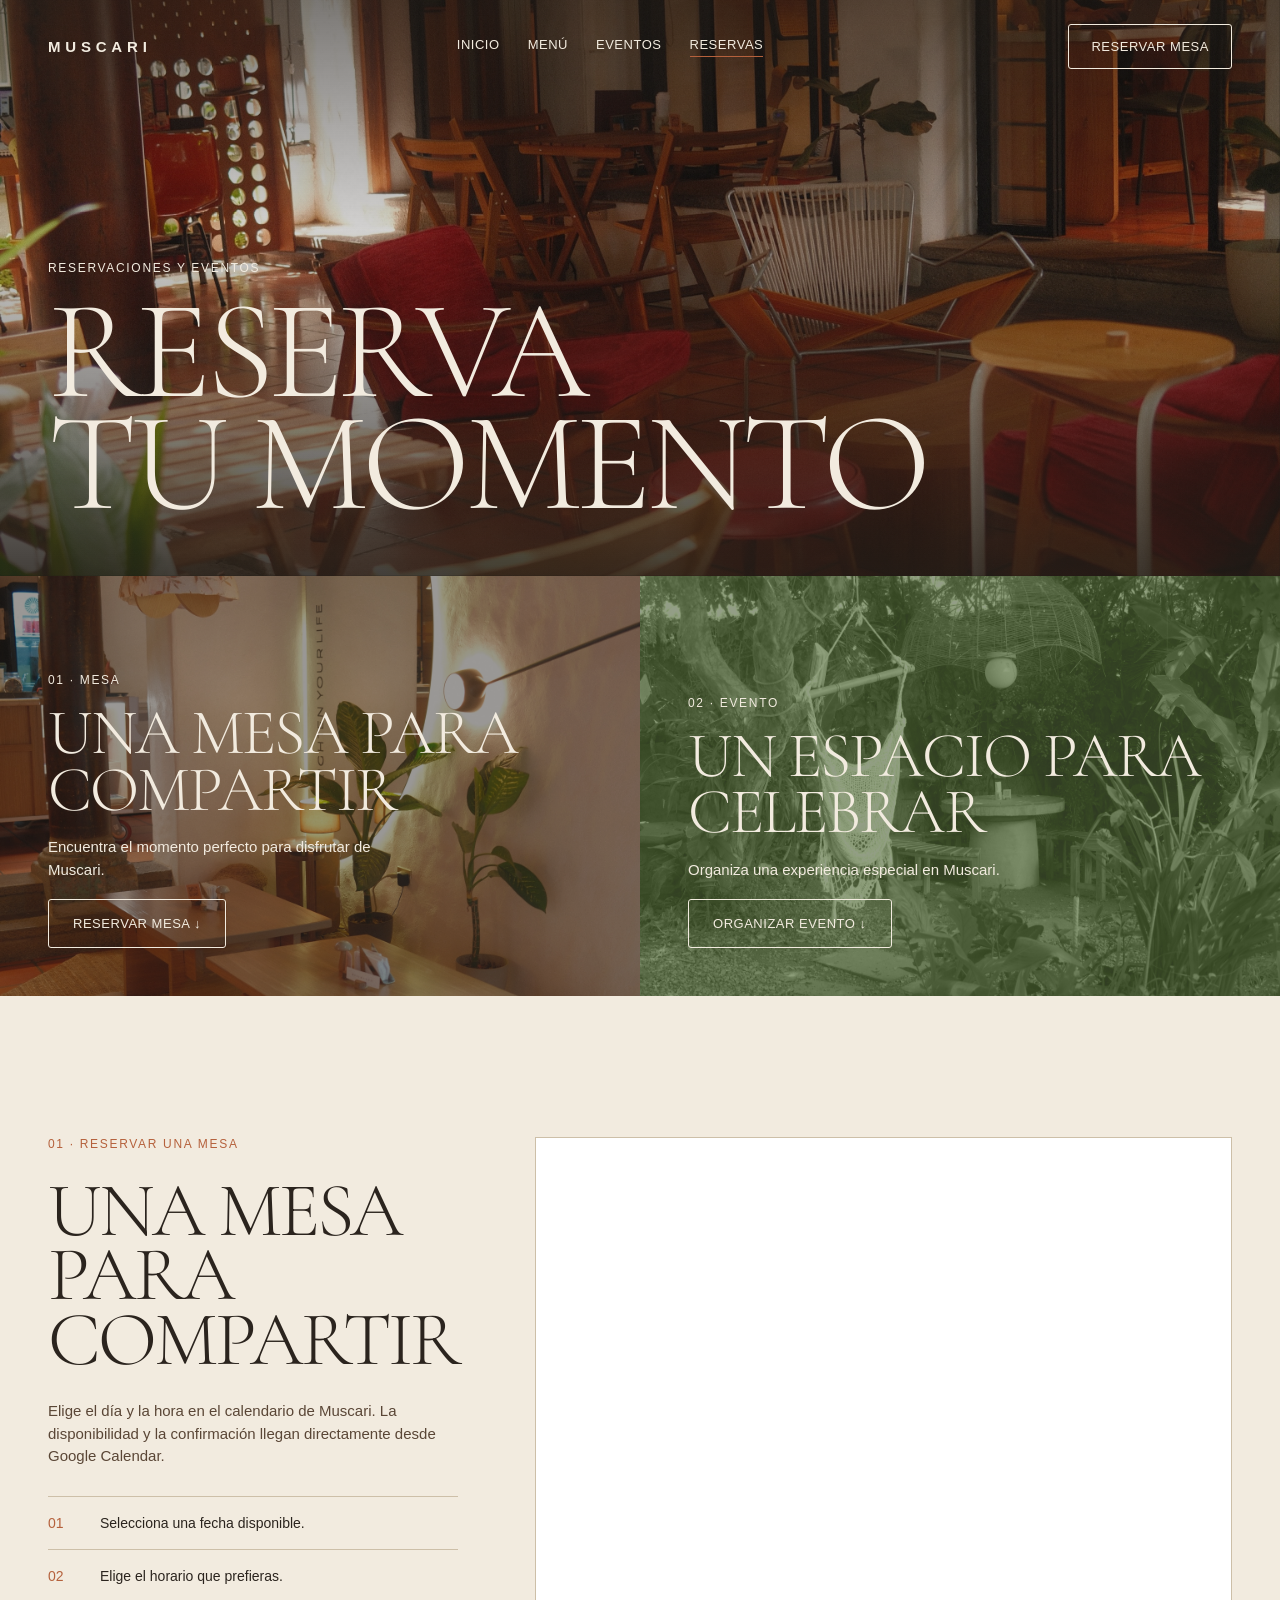
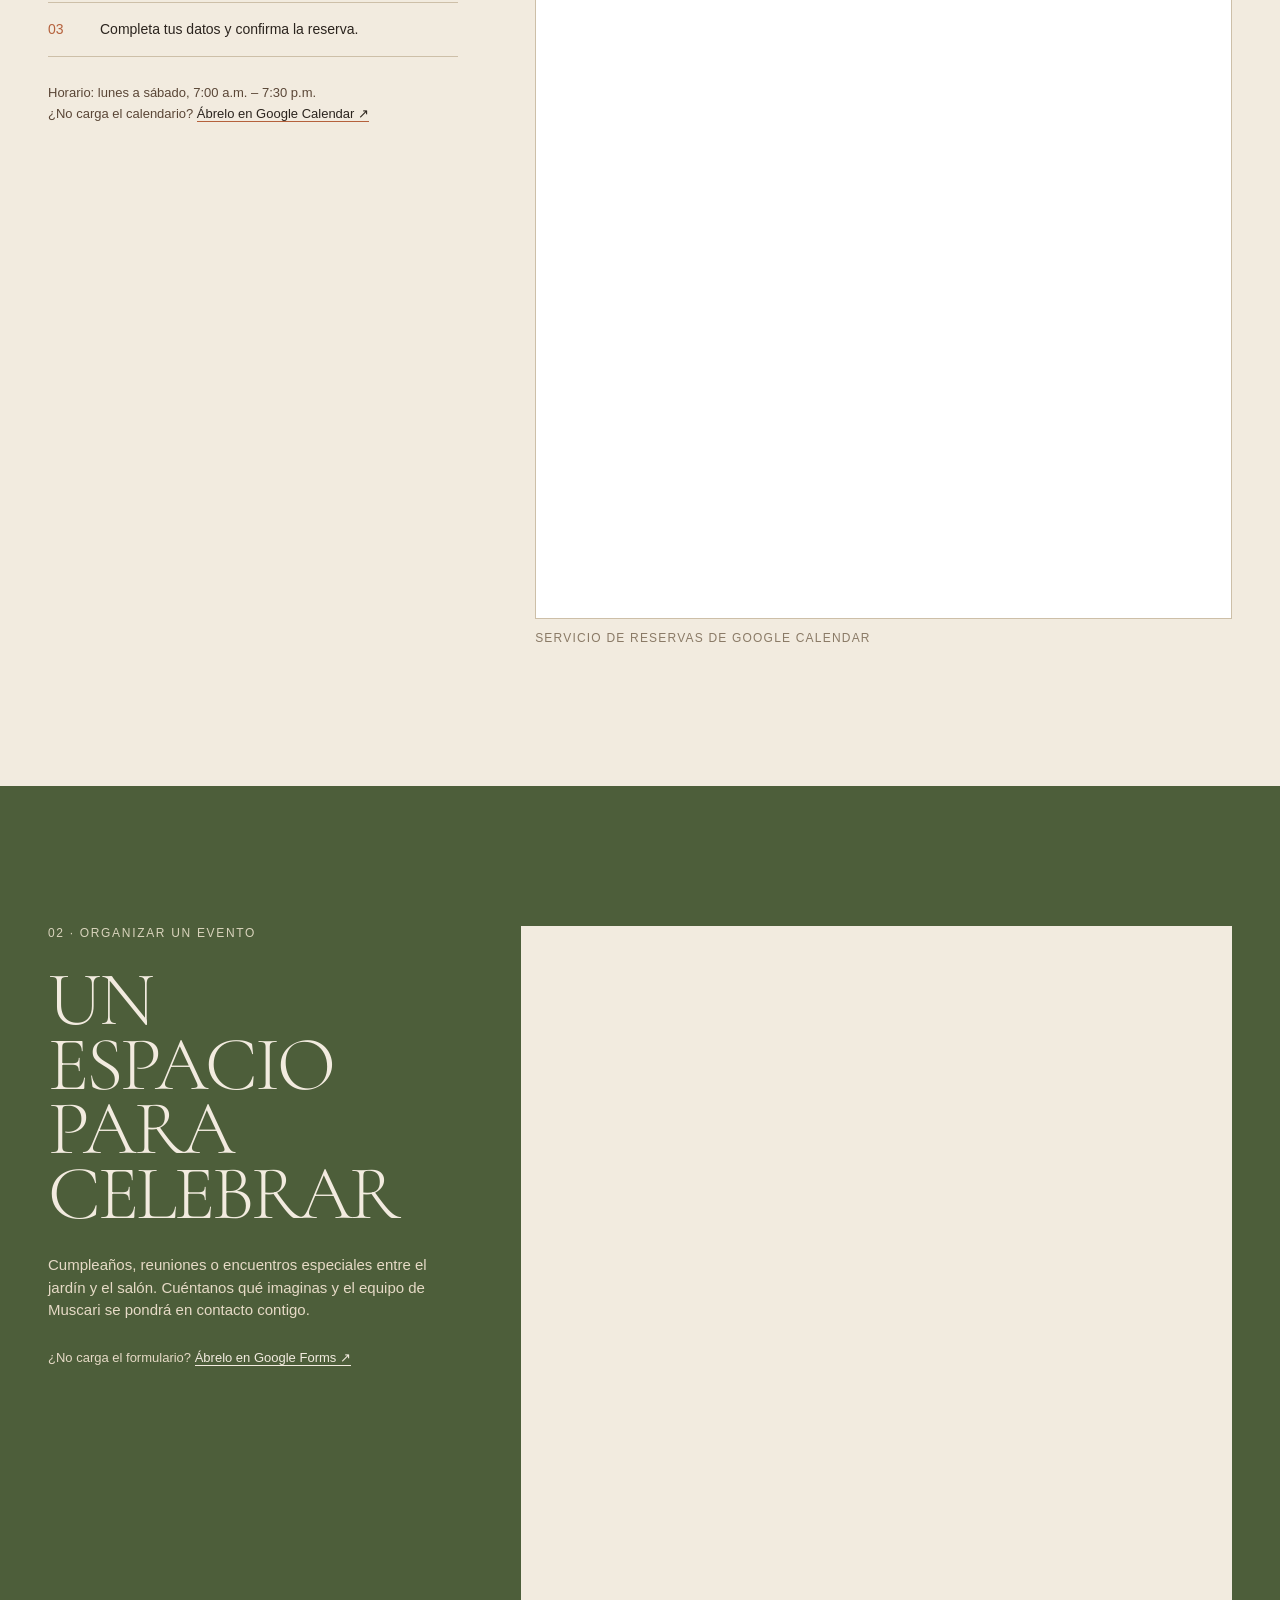
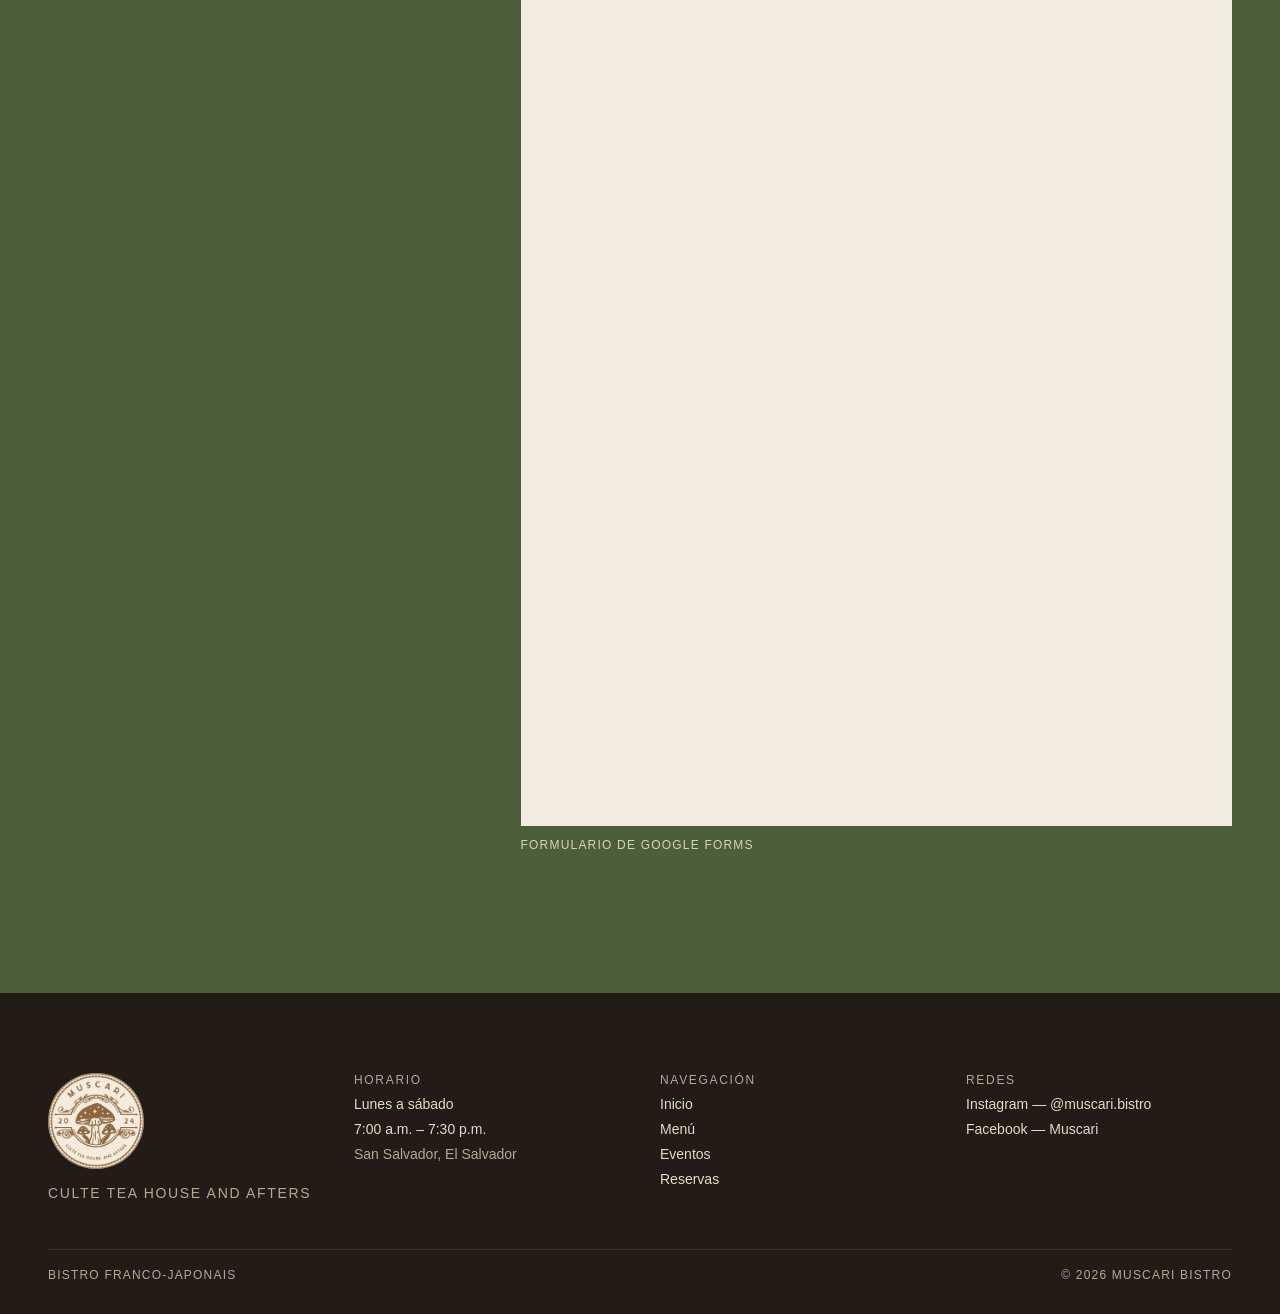
<file: Reservas.html>
<!doctype html>
<html lang="es">
  <head>
    <meta charset="UTF-8" />
    <meta name="viewport" content="width=device-width, initial-scale=1.0" />

    <title>Reservaciones y eventos — Muscari Bistro</title>

    <link
      href="https://fonts.googleapis.com/css2?family=Cormorant+Garamond:ital,wght@0,300;0,400;1,300&display=swap"
      rel="stylesheet"
    />

    <link
      href="https://api.fontshare.com/v2/css?f[]=satoshi@500,700&display=swap"
      rel="stylesheet"
    />

    <link rel="stylesheet" href="css/reservas.css" />
    <link rel="stylesheet" href="css/global.css" />
  </head>

  <body>
    <!-- =========================
       HEADER
  ========================== -->
    <header class="header">
      <a href="index.html" class="header_logo"> MUSCARI </a>

      <nav class="header_nav">
        <a href="index.html" class="nav_link"> Inicio </a>

        <a href="menu.html" class="nav_link"> Menú </a>

        <a href="eventos.html" class="nav_link"> Eventos </a>

        <a href="reservas.html" class="nav_link nav_link_activo"> Reservas </a>
      </nav>

      <a href="reservas.html#mesa" class="boton_reservar"> Reservar mesa </a>
    </header>

    <main>
      <!-- =========================
         HERO
    ========================== -->

      <section class="hero" data-screen-label="Reservas — Hero">
        <img
          class="hero__image"
          src="img/terraza.jpg"
          alt="Terraza de Muscari con sillones rojos y lámparas de papel"
        />

        <div class="hero__overlay"></div>

        <div class="hero__content">
          <span class="eyebrow"> Reservaciones y eventos </span>

          <h1 class="hero__title">
            Reserva<br />
            tu momento
          </h1>
        </div>
      </section>

      <!-- =========================
         SELECTOR
    ========================== -->

      <section class="selector" data-screen-label="Reservas — Selector">
        <!-- MESA -->

        <a class="selector-card selector-card--mesa" href="#mesa">
          <img class="selector-card__image" src="img/salon-te.jpg" alt="" />

          <div class="selector-card__content">
            <span class="eyebrow"> 01 · Mesa </span>

            <h2 class="selector-card__title">Una mesa para compartir</h2>

            <p class="selector-card__text">
              Encuentra el momento perfecto para disfrutar de Muscari.
            </p>

            <span class="selector-card__button"> Reservar mesa ↓ </span>
          </div>
        </a>

        <!-- EVENTO -->

        <a class="selector-card selector-card--evento" href="#evento">
          <img
            class="selector-card__image selector-card__image--evento"
            src="img/jardin-hamaca.jpg"
            alt=""
          />

          <div class="selector-card__content">
            <span class="eyebrow"> 02 · Evento </span>

            <h2 class="selector-card__title">Un espacio para celebrar</h2>

            <p class="selector-card__text">
              Organiza una experiencia especial en Muscari.
            </p>

            <span class="selector-card__button"> Organizar evento ↓ </span>
          </div>
        </a>
      </section>

      <!-- =========================
         RESERVAR MESA
    ========================== -->

      <section id="mesa" class="reservation-section">
        <div class="reservation-info reservation-info--sticky">
          <span class="section-label section-label--terracotta">
            01 · Reservar una mesa
          </span>

          <h2 class="section-title">Una mesa para compartir</h2>

          <p class="section-description">
            Elige el día y la hora en el calendario de Muscari. La
            disponibilidad y la confirmación llegan directamente desde Google
            Calendar.
          </p>

          <!-- PASOS -->

          <ol class="steps">
            <li class="steps__item">
              <span class="steps__number"> 01 </span>

              <span> Selecciona una fecha disponible. </span>
            </li>

            <li class="steps__item">
              <span class="steps__number"> 02 </span>

              <span> Elige el horario que prefieras. </span>
            </li>

            <li class="steps__item">
              <span class="steps__number"> 03 </span>

              <span> Completa tus datos y confirma la reserva. </span>
            </li>
          </ol>

          <div class="reservation-help">
            <span> Horario: lunes a sábado, 7:00 a.m. – 7:30 p.m. </span>

            <span>
              ¿No carga el calendario?

              <a
                class="text-link text-link--terracotta"
                href="https://calendar.google.com/calendar/u/0/appointments/schedules/AcZssZ32_IWdo7S6swnHhVU4yeTxNlvN7qTmzqZwj4WdPY9DfFQkOGaq33JTDdn07I5WOysowEVEAxfb"
                target="_blank"
                rel="noopener"
              >
                Ábrelo en Google Calendar ↗
              </a>
            </span>
          </div>
        </div>

        <!-- GOOGLE CALENDAR -->

        <div class="embed-column">
          <div class="embed-box embed-box--calendar">
            <iframe
              class="calendar-frame"
              src="https://calendar.google.com/calendar/appointments/schedules/AcZssZ32_IWdo7S6swnHhVU4yeTxNlvN7qTmzqZwj4WdPY9DfFQkOGaq33JTDdn07I5WOysowEVEAxfb?gv=true"
              title="Reservar una mesa en Muscari — Google Calendar"
              width="100%"
              height="1080"
              loading="lazy"
            >
              Cargando calendario de reservaciones…
            </iframe>
          </div>

          <span class="embed-caption embed-caption--dark">
            Servicio de reservas de Google Calendar
          </span>
        </div>
      </section>

      <!-- =========================
         EVENTOS
    ========================== -->

      <section
        id="evento"
        class="event-section"
        data-screen-label="Reservas — Evento"
      >
        <div class="event-section__inner">
          <!-- INFORMACIÓN -->

          <div class="reservation-info reservation-info--sticky">
            <span class="section-label section-label--light">
              02 · Organizar un evento
            </span>

            <h2 class="section-title">Un espacio para celebrar</h2>

            <p class="section-description section-description--light">
              Cumpleaños, reuniones o encuentros especiales entre el jardín y el
              salón. Cuéntanos qué imaginas y el equipo de Muscari se pondrá en
              contacto contigo.
            </p>

            <span class="event-help">
              ¿No carga el formulario?

              <a
                class="text-link text-link--light"
                href="https://docs.google.com/forms/d/e/1FAIpQLSco2Gbp21eDQjRBmW6Jm8Canebc2FEn5BtoxBMST_vroby5iA/viewform"
                target="_blank"
                rel="noopener"
              >
                Ábrelo en Google Forms ↗
              </a>
            </span>
          </div>

          <!-- GOOGLE FORMS -->

          <div class="embed-column">
            <div class="embed-box embed-box--form">
              <iframe
                class="form-frame"
                src="https://docs.google.com/forms/d/e/1FAIpQLSco2Gbp21eDQjRBmW6Jm8Canebc2FEn5BtoxBMST_vroby5iA/viewform?embedded=true"
                title="Solicitar organización de evento en Muscari"
                width="100%"
                height="1500"
                loading="lazy"
              >
                Cargando formulario de eventos…
              </iframe>
            </div>

            <span class="embed-caption embed-caption--light">
              Formulario de Google Forms
            </span>
          </div>
        </div>
      </section>
    </main>

    <!-- =========================
       FOOTER
  ========================== -->

    <footer class="site-footer">
      <div class="site-footer__inner">
        <div class="site-footer__grid">
          <div class="footer-brand">
            <img
              src="img/logo.jpg"
              alt="Logotipo de Muscari"
              class="footer-logo"
            />
            <span class="footer-tagline">Culte tea house and afters</span>
          </div>

          <div class="footer-column">
            <span class="footer-column__title">Horario</span>
            <span>Lunes a sábado</span>
            <span>7:00 a.m. – 7:30 p.m.</span>
            <span class="footer-muted">San Salvador, El Salvador</span>
          </div>

          <div class="footer-column">
            <span class="footer-column__title">Navegación</span>
            <a href="index.html" class="footer-link">Inicio</a>
            <a href="Menu.html" class="footer-link">Menú</a>
            <a href="Eventos.html" class="footer-link">Eventos</a>
            <a href="Reservas.html" class="footer-link">Reservas</a>
          </div>

          <div class="footer-column">
            <span class="footer-column__title">Redes</span>
            <a
              href="https://www.instagram.com/muscari.bistro/"
              target="_blank"
              rel="noopener"
              class="footer-link"
              >Instagram — @muscari.bistro</a
            >
            <a
              href="https://www.facebook.com/muscarisv/?locale=es_LA"
              target="_blank"
              rel="noopener"
              class="footer-link"
              >Facebook — Muscari</a
            >
          </div>
        </div>

        <div class="site-footer__bottom">
          <span>Bistro franco-japonais</span>
          <span>© 2026 Muscari Bistro</span>
        </div>
      </div>
    </footer>
  </body>
</html>
</file>
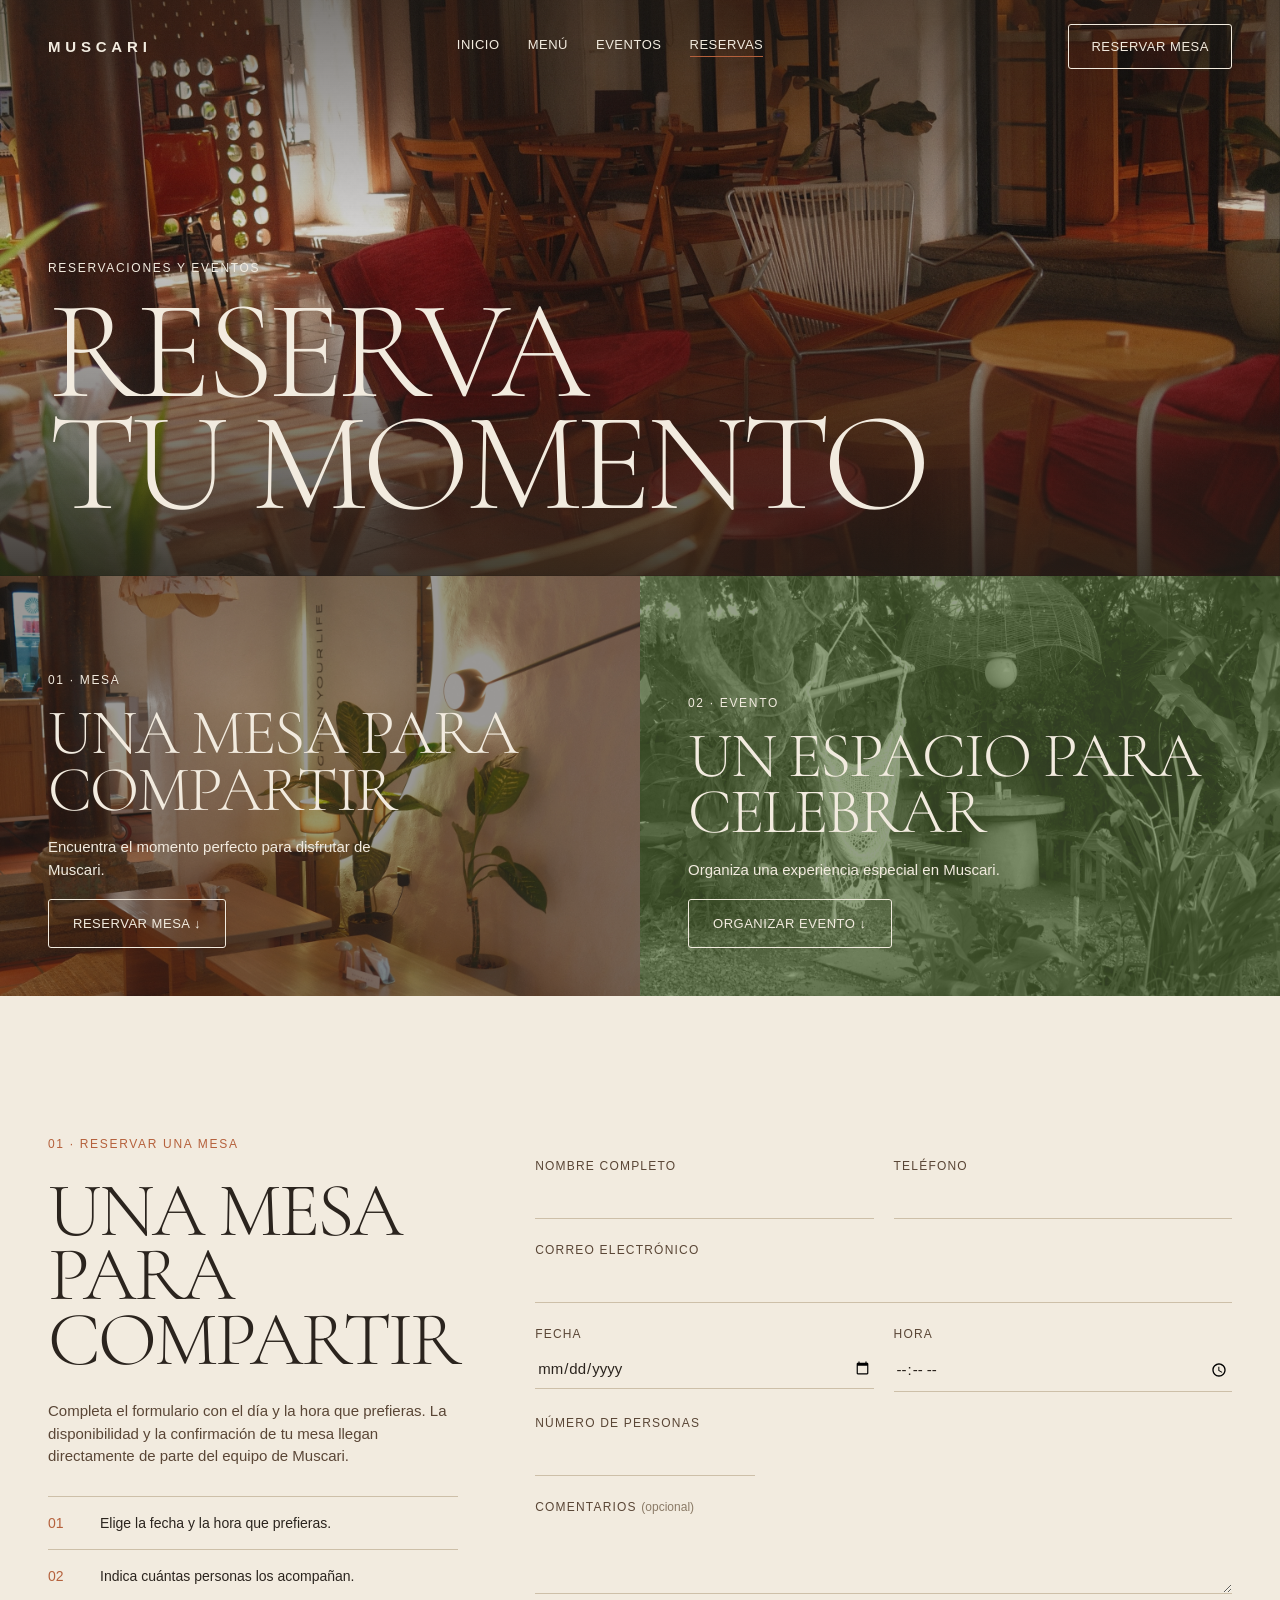
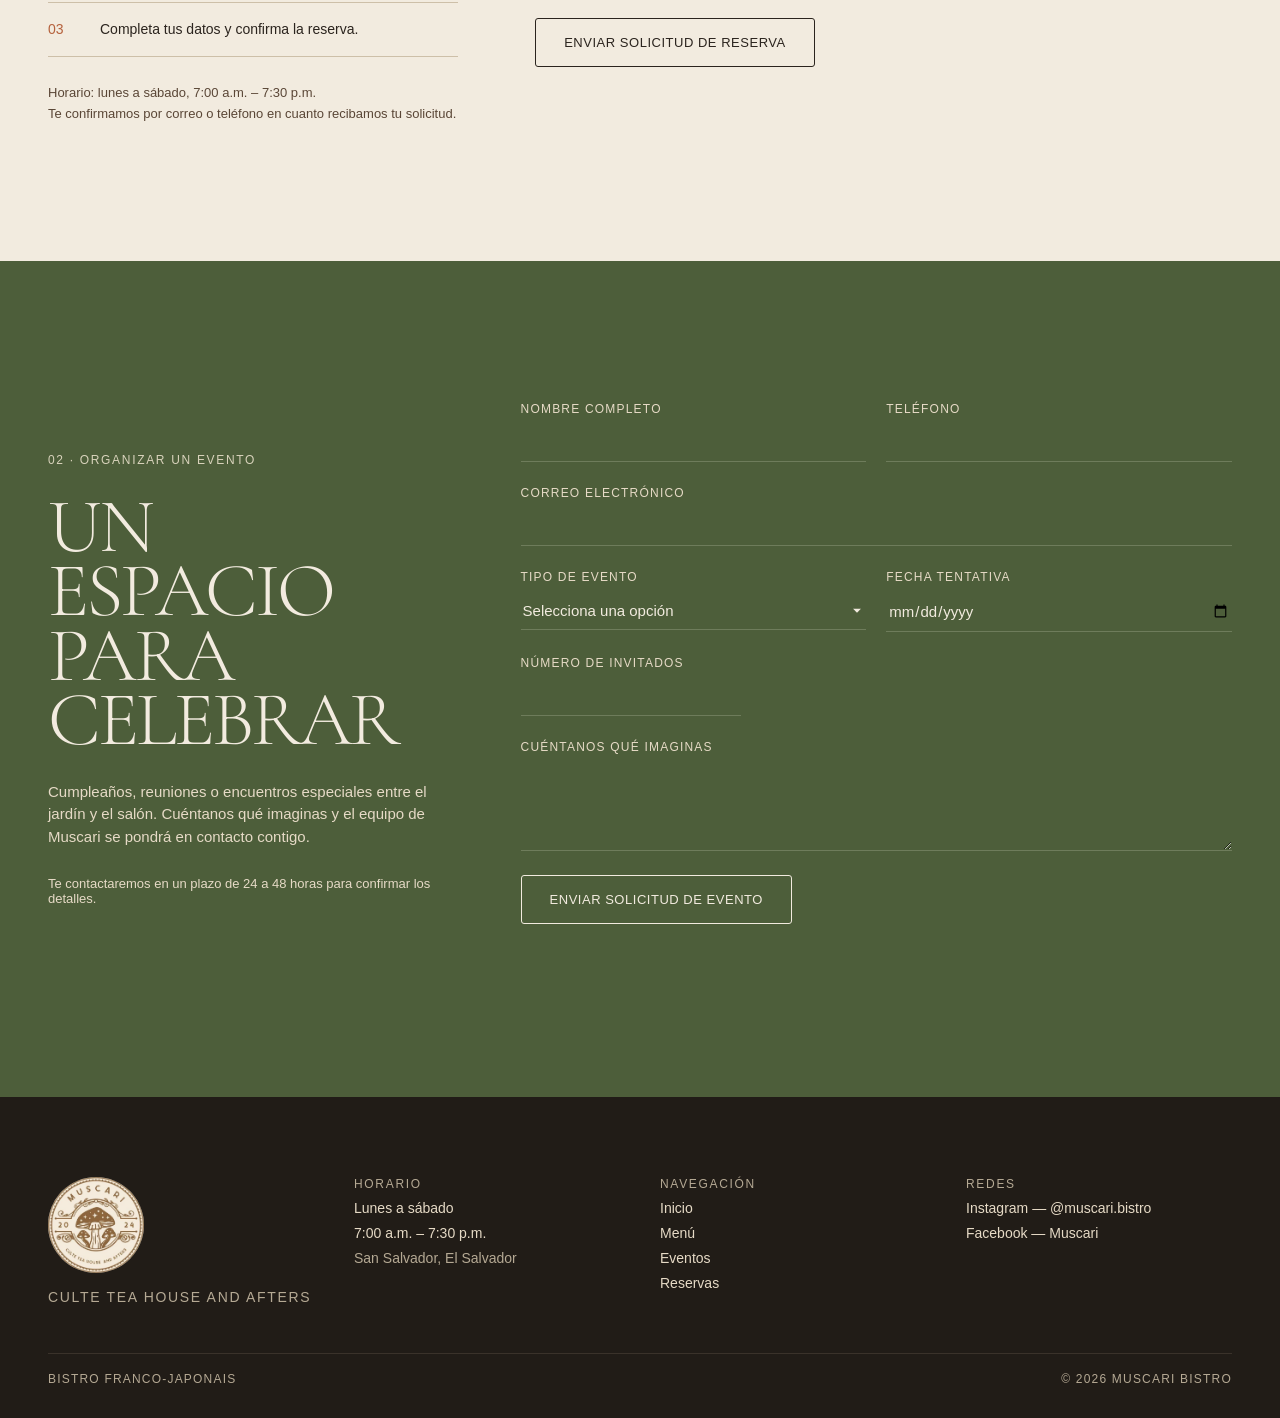
<file: reservas.html>
<!doctype html>
<html lang="es">

<head>
  <meta charset="UTF-8" />
  <meta name="viewport" content="width=device-width, initial-scale=1.0" />

  <title>Reservaciones y eventos — Muscari Bistro</title>

  <link href="https://api.fontshare.com/v2/css?f[]=satoshi@500,700&display=swap" rel="stylesheet" />

  <link rel="stylesheet" href="css/global.css" />
  <link rel="stylesheet" href="css/reservas.css" />
  <link rel="stylesheet" href="css/formularios.css" />
</head>

<body>
  <!-- =========================
       HEADER
  ========================== -->
  <header class="header">
    <a href="index.html" class="header_logo"> MUSCARI </a>

    <nav class="header_nav">
      <a href="index.html" class="nav_link"> Inicio </a>

      <a href="menu.html" class="nav_link"> Menú </a>

      <a href="eventos.html" class="nav_link"> Eventos </a>

      <a href="reservas.html" class="nav_link nav_link_activo"> Reservas </a>
    </nav>

    <a href="reservas.html#mesa" class="boton_reservar"> Reservar mesa </a>
  </header>

  <main>
    <!-- =========================
         HERO
    ========================== -->

    <section class="hero" data-screen-label="Reservas — Hero">
      <img class="hero__image" src="img/terraza.jpg" alt="Terraza de Muscari con sillones rojos y lámparas de papel" />

      <div class="hero__overlay"></div>

      <div class="hero__content">
        <span class="eyebrow"> Reservaciones y eventos </span>

        <h1 class="hero__title">
          Reserva<br />
          tu momento
        </h1>
      </div>
    </section>

    <!-- =========================
         SELECTOR
    ========================== -->

    <section class="selector" data-screen-label="Reservas — Selector">
      <!-- MESA -->

      <a class="selector-card selector-card--mesa" href="#mesa">
        <img class="selector-card__image" src="img/salon-te.jpg" alt="" />

        <div class="selector-card__content">
          <span class="eyebrow"> 01 · Mesa </span>

          <h2 class="selector-card__title">Una mesa para compartir</h2>

          <p class="selector-card__text">
            Encuentra el momento perfecto para disfrutar de Muscari.
          </p>

          <span class="selector-card__button"> Reservar mesa ↓ </span>
        </div>
      </a>

      <!-- EVENTO -->

      <a class="selector-card selector-card--evento" href="#evento">
        <img class="selector-card__image selector-card__image--evento" src="img/jardin-hamaca.jpg" alt="" />

        <div class="selector-card__content">
          <span class="eyebrow"> 02 · Evento </span>

          <h2 class="selector-card__title">Un espacio para celebrar</h2>

          <p class="selector-card__text">
            Organiza una experiencia especial en Muscari.
          </p>

          <span class="selector-card__button"> Organizar evento ↓ </span>
        </div>
      </a>
    </section>

    <!-- =========================
         RESERVAR MESA
    ========================== -->

    <section id="mesa" class="reservation-section">
      <div class="reservation-info reservation-info--sticky">
        <span class="section-label section-label--terracotta">
          01 · Reservar una mesa
        </span>

        <h2 class="section-title">Una mesa para compartir</h2>

        <p class="section-description">
          Completa el formulario con el día y la hora que prefieras. La
          disponibilidad y la confirmación de tu mesa llegan directamente de
          parte del equipo de Muscari.
        </p>

        <!-- PASOS -->

        <ol class="steps">
          <li class="steps__item">
            <span class="steps__number"> 01 </span>

            <span> Elige la fecha y la hora que prefieras. </span>
          </li>

          <li class="steps__item">
            <span class="steps__number"> 02 </span>

            <span> Indica cuántas personas los acompañan. </span>
          </li>

          <li class="steps__item">
            <span class="steps__number"> 03 </span>

            <span> Completa tus datos y confirma la reserva. </span>
          </li>
        </ol>

        <div class="reservation-help">
          <span> Horario: lunes a sábado, 7:00 a.m. – 7:30 p.m. </span>

          <span>
            Te confirmamos por correo o teléfono en cuanto recibamos tu solicitud.
          </span>
        </div>
      </div>

      <!-- FORMULARIO DE RESERVA DE MESA -->

      <div class="embed-column">
        <form class="reservation-form" id="form-mesa" data-reservation-form data-reservation-type="mesa" novalidate>
          <div class="form-row">
            <div class="form-field">
              <label for="mesa-nombre">Nombre completo</label>
              <input type="text" id="mesa-nombre" name="nombre" autocomplete="name" required />
            </div>

            <div class="form-field">
              <label for="mesa-telefono">Teléfono</label>
              <input type="tel" id="mesa-telefono" name="telefono" autocomplete="tel" inputmode="numeric" maxlength="8" pattern="[0-9]{8}" title="Ingresa 8 dígitos, solo números" required />
            </div>
          </div>

          <div class="form-field">
            <label for="mesa-correo">Correo electrónico</label>
            <input type="email" id="mesa-correo" name="correo" autocomplete="email" required />
          </div>

          <div class="form-row">
            <div class="form-field">
              <label for="mesa-fecha">Fecha</label>
              <input type="date" id="mesa-fecha" name="fecha" required />
            </div>

            <div class="form-field">
              <label for="mesa-hora">Hora</label>
              <input type="time" id="mesa-hora" name="hora" min="07:00" max="19:30" required />
            </div>
          </div>

          <div class="form-field form-field--narrow">
            <label for="mesa-personas">Número de personas</label>
            <input type="number" id="mesa-personas" name="personas" min="1" max="20" step="1" inputmode="numeric" required />
          </div>

          <div class="form-field">
            <label for="mesa-comentarios">Comentarios <span class="form-field__optional">(opcional)</span></label>
            <textarea id="mesa-comentarios" name="comentarios" rows="3"></textarea>
          </div>

          <div class="form-footer">
            <button type="submit" class="form-submit form-submit--dark">
              Enviar solicitud de reserva
            </button>

            <p class="form-status" data-form-status role="status" aria-live="polite"></p>
          </div>
        </form>
      </div>
    </section>

    <!-- =========================
         EVENTOS
    ========================== -->

    <section id="evento" class="event-section" data-screen-label="Reservas — Evento">
      <div class="event-section__inner">
        <!-- INFORMACIÓN -->

        <div class="reservation-info reservation-info--sticky">
          <span class="section-label section-label--light">
            02 · Organizar un evento
          </span>

          <h2 class="section-title">Un espacio para celebrar</h2>

          <p class="section-description section-description--light">
            Cumpleaños, reuniones o encuentros especiales entre el jardín y el
            salón. Cuéntanos qué imaginas y el equipo de Muscari se pondrá en
            contacto contigo.
          </p>

          <span class="event-help">
            Te contactaremos en un plazo de 24 a 48 horas para confirmar los detalles.
          </span>
        </div>

        <!-- FORMULARIO DE SOLICITUD DE EVENTO -->

        <div class="embed-column">
          <form class="reservation-form reservation-form--light" id="form-evento" data-reservation-form data-reservation-type="evento" novalidate>
            <div class="form-row">
              <div class="form-field">
                <label for="evento-nombre">Nombre completo</label>
                <input type="text" id="evento-nombre" name="nombre" autocomplete="name" required />
              </div>

              <div class="form-field">
                <label for="evento-telefono">Teléfono</label>
                <input type="tel" id="evento-telefono" name="telefono" autocomplete="tel" inputmode="numeric" maxlength="8" pattern="[0-9]{8}" title="Ingresa 8 dígitos, solo números" required />
              </div>
            </div>

            <div class="form-field">
              <label for="evento-correo">Correo electrónico</label>
              <input type="email" id="evento-correo" name="correo" autocomplete="email" required />
            </div>

            <div class="form-row">
              <div class="form-field">
                <label for="evento-tipo">Tipo de evento</label>
                <select id="evento-tipo" name="tipoEvento" required>
                  <option value="" disabled selected>Selecciona una opción</option>
                  <option value="Cumpleaños">Cumpleaños</option>
                  <option value="Reunión">Reunión</option>
                  <option value="Celebración especial">Celebración especial</option>
                  <option value="Otro">Otro</option>
                </select>
              </div>

              <div class="form-field">
                <label for="evento-fecha">Fecha tentativa</label>
                <input type="date" id="evento-fecha" name="fecha" required />
              </div>
            </div>

            <div class="form-field form-field--narrow">
              <label for="evento-invitados">Número de invitados</label>
              <input type="number" id="evento-invitados" name="invitados" min="1" max="20" step="1" inputmode="numeric" required />
            </div>

            <div class="form-field">
              <label for="evento-mensaje">Cuéntanos qué imaginas</label>
              <textarea id="evento-mensaje" name="mensaje" rows="4" required></textarea>
            </div>

            <div class="form-footer">
              <button type="submit" class="form-submit form-submit--light">
                Enviar solicitud de evento
              </button>

              <p class="form-status" data-form-status role="status" aria-live="polite"></p>
            </div>
          </form>
        </div>
      </div>
    </section>
  </main>

  <!-- =========================
       FOOTER
  ========================== -->

  <footer class="site-footer">
    <div class="site-footer__inner">
      <div class="site-footer__grid">

        <div class="footer-brand">
          <img src="img/logo.jpg" alt="Logotipo de Muscari" class="footer-logo">
          <span class="footer-tagline">Culte tea house and afters</span>
        </div>

        <div class="footer-column">
          <span class="footer-column__title">Horario</span>
          <span>Lunes a sábado</span>
          <span>7:00 a.m. – 7:30 p.m.</span>
          <span class="footer-muted">San Salvador, El Salvador</span>
        </div>

        <div class="footer-column">
          <span class="footer-column__title">Navegación</span>
          <a href="index.html" class="footer-link">Inicio</a>
          <a href="menu.html" class="footer-link">Menú</a>
          <a href="eventos.html" class="footer-link">Eventos</a>
          <a href="reservas.html" class="footer-link">Reservas</a>
        </div>

        <div class="footer-column">
          <span class="footer-column__title">Redes</span>
          <a href="https://www.instagram.com/muscari.bistro/" target="_blank" rel="noopener"
            class="footer-link">Instagram — @muscari.bistro</a>
          <a href="https://www.facebook.com/muscarisv/?locale=es_LA" target="_blank" rel="noopener"
            class="footer-link">Facebook — Muscari</a>
        </div>

      </div>

      <div class="site-footer__bottom">
        <span>Bistro franco-japonais</span>
        <span>© 2026 Muscari Bistro</span>
      </div>
    </div>
  </footer>

  <script src="js/formularios.js"></script>
</body>

</html>
</file>
<file: css/global.css>
@import url('https://fonts.googleapis.com/css2?family=Cormorant+Garamond:ital,wght@0,300;0,400;1,300&display=swap');

/* ========================================
   HEADER
   MOBILE FIRST
======================================== */
html {
  -webkit-text-size-adjust: 100%;
  text-size-adjust: 100%;
  scroll-behavior: smooth;
}

body {
  margin: 0;
  background: #F2EBDF;
  color: #2B241E;
  font-family: Satoshi, "DM Sans", sans-serif;
  -webkit-font-smoothing: antialiased;
}


a {
  color: inherit;
  text-decoration: none;
  -webkit-tap-highlight-color: transparent
}

a:hover {
  color: inherit
}

img {
  display: block;
  max-width: 100%
}

.header {
  flex-wrap: wrap;
  align-items: center;
  justify-content: space-between;
  gap: 12px 16px;
  padding: 20px;
  animation: mFade 1s;
}

.header_logo,
.a-1 {
  font-size: 15px;
  font-weight: 700;
  letter-spacing: 0.32em;
}

.header_nav {
  display: flex;

  flex-wrap: wrap;

  gap: 8px 16px;

  font-size: 13px;

  text-transform: uppercase;

  letter-spacing: 0.04em;
}

.nav_link,
.a-3 {
  padding-bottom: 4px;
  border-bottom: 1px solid transparent;
  transition: border-color 0.4s;
}

.nav_link:hover {
  border-bottom-color: #F2EBDF;
}

.nav_link_activo,
.a-2 {
  border-bottom-color: #B5613C;
}

.boton_reservar,
.a-4 {
  padding: 14px 22px;
  font-size: 13px;
  text-transform: uppercase;
  letter-spacing: 0.04em;
  border: 1px solid #F2EBDF;
  border-radius: 3px;
  transition: background 0.4s,
    color 0.4s;
}

.boton_reservar:hover {
  background: #F2EBDF;

  color: #211C17;
}


/* ========================================
   TABLET / DESKTOP
======================================== */

@media (min-width: 769px) {

  .header {
    gap: 16px 32px;
    padding: 24px clamp(20px, 4vw, 48px);
  }

  .header_nav {
    gap: 8px 28px;
  }

}


/* ========================================
   ANIMACIONES
======================================== */

@keyframes mFade {

  from {
    opacity: 0;

    transform: translateY(24px);
  }

  to {
    opacity: 1;

    transform: none;
  }

}

@keyframes mZoom {

  from {
    transform: scale(1.12);
  }

  to {
    transform: scale(1);
  }

}

@keyframes mReveal {

  from {
    opacity: 0;

    transform: translateY(32px);
  }

  to {
    opacity: 1;

    transform: none;
  }

}

@keyframes mPulse {

  0%,
  100% {
    opacity: 1;
  }

  50% {
    opacity: 0.35;
  }

}


/* ========================================
   COMPONENTES COMPARTIDOS ENTRE PÁGINAS
======================================== */

/* Header: estructura común entre el header general y el de Inicio */
.header,
.header-1 {
  position: absolute;
  top: 0;
  left: 0;
  right: 0;
  z-index: 10;
  display: flex;
  color: #F2EBDF;
}

/* Hero: base compartida por Inicio, Menú, Eventos y Reservas */
.hero,
.menu-hero,
.seccion-hero {
  position: relative;
  overflow: hidden;
  background: #211C17;
  color: #F2EBDF;
  display: flex;
  flex-direction: column;
  justify-content: flex-end;
}

.hero_imagen,
.hero__image,
.menu-hero__image,
.img-1 {
  position: absolute;
  inset: 0;
  width: 100%;
  height: 100%;
  object-fit: cover;
  animation: mZoom 8s cubic-bezier(.25, .46, .45, .94) both;
}

.hero_overlay,
.hero__overlay,
.menu-hero__overlay,
.div-1 {
  position: absolute;
  inset: 0;
}

.hero_contenido,
.hero__content,
.menu-hero__content,
.div-2 {
  position: relative;
  display: flex;
  flex-direction: column;
}

/* Footer: estructura y apariencia realmente compartidas */
.site-footer,
.footer,
.footer-1 {
  background: #211C17;
  color: #E6DAC6;
}

.site-footer__inner,
.footer_contenedor,
.footer__inner,
.div-32 {
  max-width: 1440px;
  margin: 0 auto;
  display: flex;
  flex-direction: column;
}

.footer-brand,
.footer_logo,
.footer__brand,
.div-34 {
  display: flex;
  flex-direction: column;
}

.footer-column__title,
.footer_titulo,
.footer__heading {
  font-size: 12px;
  text-transform: uppercase;
  letter-spacing: .14em;
  color: #B5A994;
}

.footer-muted,
.footer_secundario,
.footer__muted,
.span-12 {
  color: #B5A994;
}

.footer-link:hover,
.footer_columna a:hover,
.footer__link:hover,
.a-11:hover {
  color: #B5613C;
}

.site-footer__bottom,
.footer_inferior,
.footer__bottom,
.div-37 {
  border-top: 1px solid #3A322A;
  text-transform: uppercase;
  letter-spacing: .1em;
  color: #B5A994;
}

/* Accesibilidad compartida */
@media (prefers-reduced-motion: reduce) {

  *,
  *::before,
  *::after {
    animation: none !important;
    transition: none !important;
    scroll-behavior: auto !important;
  }
}

/* =========================
   FOOTER
   ========================= */


.site-footer__inner {
  padding: 52px 20px 28px;
  gap: 40px;
}

.site-footer__grid {
  display: grid;
  grid-template-columns: 1fr;
  gap: 32px;
}

.footer-brand {
  gap: 16px;
}

.footer-logo {
  width: 82px;
  height: 82px;
  border-radius: 50%;
}

.footer-tagline {
  font-size: 11px;
  text-transform: uppercase;
  letter-spacing: .12em;
  color: #B5A994;
}

.footer-column {
  display: flex;
  flex-direction: column;
  gap: 9px;
  font-size: 13px;
}


.footer-link {
  transition: color .4s;
}


.site-footer__bottom {
  display: flex;
  flex-direction: column;
  gap: 8px;
  padding-top: 18px;
  font-size: 10px;
}

/* =========================================================
   TABLET — 768px EN ADELANTE
   Aquí activamos el sticky de los títulos de categoría
   ========================================================= */

@media (min-width: 768px) {
  /* FOOTER */

  .site-footer__inner {
    padding: 64px 32px 30px;
  }

  .site-footer__grid {
    grid-template-columns: repeat(2, minmax(0, 1fr));
    gap: 36px;
  }

  .site-footer__bottom {
    flex-direction: row;
    flex-wrap: wrap;
    justify-content: space-between;
  }
}

/* =========================================================
   ESCRITORIO — 1100px EN ADELANTE
   ========================================================= */

@media (min-width: 1100px) {
  /* FOOTER */

  .site-footer__inner {
    padding: 80px 48px 32px;
    gap: 48px;
  }

  .site-footer__grid {
    grid-template-columns: repeat(4, minmax(0, 1fr));
    gap: 40px;
  }

  .footer-logo {
    width: 96px;
    height: 96px;
  }

  .footer-tagline,


  .footer-column {
    font-size: 14px;
  }

  .site-footer__bottom {
    font-size: 12px;
  }
}
</file>
<file: css/style.css>
/* Muscari Bistro — hoja de estilos de Inicio (MOBILE FIRST)
   Los estilos base son para móvil. Lo que cambia en pantallas más grandes
   está al final, dentro de @media (min-width: ...):
    640px  → móvil grande / tablet pequeña
    900px  → tablet grande / escritorio
*/

/* ===== Base ===== */
html {
  -webkit-text-size-adjust: 100%;
  text-size-adjust: 100%
}


@keyframes mMarquee {
  from {
    transform: translateX(0)
  }

  to {
    transform: translateX(-50%)
  }
}


@keyframes mSway {

  0%,
  100% {
    transform: rotate(-2deg)
  }

  50% {
    transform: rotate(2deg)
  }
}

/* ===== Header ===== */
.header-1 {
  flex-direction: column;
  align-items: flex-start;
  gap: 16px;
  padding: 20px max(20px, env(safe-area-inset-right)) 20px max(20px, env(safe-area-inset-left));
  animation: mFade 1s cubic-bezier(.25, .46, .45, .94) both;
}


.nav-1 {
  display: flex;
  flex-wrap: wrap;
  gap: 8px 20px;
  font-size: 12px;
  text-transform: uppercase;
  letter-spacing: .04em;
}

.a-2 {
  padding-bottom: 4px;
}


/* ===== Hero ===== */
.seccion-hero {
  min-height: 100vh;
  min-height: max(100svh, 600px);
}

.img-1 {
  object-position: center 40%;
}

.div-1 {
  background: linear-gradient(180deg, rgba(33, 28, 23, .55) 0%, rgba(33, 28, 23, .1) 35%, rgba(33, 28, 23, .85) 100%);
}

.div-2 {
  padding: 0 20px 32px;
  gap: 24px;
}

.div-3 {
  display: flex;
  flex-wrap: wrap;
  justify-content: space-between;
  gap: 8px 12px;
  font-size: 11px;
  text-transform: uppercase;
  letter-spacing: .1em;
  animation: mFade 1.2s .3s cubic-bezier(.25, .46, .45, .94) both;
}

.h1-1 {
  margin: 0;
  font-size: clamp(56px, 17vw, 120px);
  font-weight: 500;
  line-height: .8;
  letter-spacing: -0.03em;
  text-transform: uppercase;
  animation: mFade 1.4s .45s cubic-bezier(.25, .46, .45, .94) both;
}

/* Ciudad en negrita (hero) */
.etiqueta-ciudad {
  font-weight: 700;
}

/* Etiqueta tipo barra de búsqueda (hero) */
.etiqueta-bistro {
  position: relative;
  display: inline-block;
  padding: 12px 24px;
  isolation: isolate;
  font-weight: 700;
}

.etiqueta-bistro::before {
  content: "";
  position: absolute;
  inset: 0;
  z-index: -1;
  background: #000;
  opacity: 0.35;
  border: 1px solid #000;
  border-radius: 999px;
}

.div-4 {
  display: flex;
  flex-direction: column;
  align-items: stretch;
  gap: 24px;
  padding-top: 20px;
  border-top: 1px solid rgba(242, 235, 223, .35);
  animation: mFade 1.2s .7s cubic-bezier(.25, .46, .45, .94) both;
}

.p-1 {
  margin: 0;
  max-width: 520px;
  font-family: 'Cormorant Garamond', serif;
  font-weight: 300;
  font-size: 24px;
  line-height: 1.15;
  text-wrap: pretty;
}

.div-5 {
  display: flex;
  flex-direction: column;
  gap: 12px;
}

.a-5 {
  font-size: 13px;
  text-transform: uppercase;
  letter-spacing: .04em;
  padding: 18px 26px;
  min-height: 48px;
  box-sizing: border-box;
  text-align: center;
  border: 1px solid #F2EBDF;
  border-radius: 3px;
  background: #F2EBDF;
  color: #211C17;
  transition: background .4s, color .4s;
}

.a-6 {
  font-size: 13px;
  text-transform: uppercase;
  letter-spacing: .04em;
  padding: 18px 26px;
  min-height: 48px;
  box-sizing: border-box;
  text-align: center;
  border: 1px solid #F2EBDF;
  border-radius: 3px;
  transition: background .4s, color .4s;
}

/* ===== Marquesina ===== */
.div-6 {
  background: #211C17;
  color: #E6DAC6;
  overflow: hidden;
  border-top: 1px solid #3a322a;
  padding: 18px 0;
}

.div-7 {
  display: flex;
  width: max-content;
  animation: mMarquee 32s linear infinite;
}

.div-8 {
  display: flex;
  align-items: center;
  gap: 24px;
  padding-right: 24px;
  font-family: 'Cormorant Garamond', serif;
  font-weight: 300;
  font-size: 26px;
  text-transform: uppercase;
  letter-spacing: -0.02em;
  white-space: nowrap;
}

.span-1 {
  color: #B5613C;
}

/* ===== La experiencia ===== */
.seccion-la-experiencia {
  padding: 64px 20px;
  max-width: 1440px;
  margin: 0 auto;
  display: flex;
  flex-direction: column;
  gap: 56px;
}

.div-9 {
  display: grid;
  grid-template-columns: 1fr;
  gap: 40px;
  align-items: start;
}

.div-10 {
  display: flex;
  flex-direction: column;
  gap: 24px;
}

.span-2 {
  font-size: 12px;
  text-transform: uppercase;
  letter-spacing: .14em;
  color: #8A7A66;
}

.h2-1 {
  margin: 0;
  font-family: 'Cormorant Garamond', serif;
  font-weight: 300;
  font-size: clamp(44px, 12vw, 64px);
  line-height: .84;
  letter-spacing: -0.04em;
  text-transform: uppercase;
  text-wrap: balance;
}

.p-2 {
  margin: 0;
  max-width: 460px;
  font-size: 16px;
  line-height: 1.5;
  color: #5A4636;
  text-wrap: pretty;
}

.div-11 {
  display: grid;
  grid-template-columns: 1.2fr 1fr;
  gap: 12px;
  align-items: start;
}

.div-12 {
  overflow: hidden;
  aspect-ratio: 3/4;
}

.img-2 {
  width: 100%;
  height: 100%;
  object-fit: cover;
  transition: transform 1.2s cubic-bezier(.25, .46, .45, .94);
}

.div-13 {
  display: flex;
  flex-direction: column;
  gap: 10px;
  margin-top: 32px;
}

.div-14 {
  overflow: hidden;
  aspect-ratio: 3/4;
}

.span-3 {
  font-size: 12px;
  text-transform: uppercase;
  letter-spacing: .1em;
  color: #8A7A66;
}

.div-15 {
  display: grid;
  grid-template-columns: 1fr;
  gap: 1px;
  background: #CDBFA8;
  border-top: 1px solid #CDBFA8;
  border-bottom: 1px solid #CDBFA8;
}

.div-16 {
  display: grid;
  grid-template-columns: 1fr;
  gap: 1px;
}

.div-17 {
  display: flex;
  flex-direction: column;
  gap: 12px;
  padding: 24px 20px;
  background: #F2EBDF;
}

.span-4 {
  font-size: 12px;
  color: #B5613C;
  letter-spacing: .1em;
}

.h3-1 {
  margin: 0;
  font-family: 'Cormorant Garamond', serif;
  font-weight: 300;
  font-size: 28px;
  line-height: 1;
  text-transform: uppercase;
  letter-spacing: -0.02em;
}

.p-3 {
  margin: 0;
  font-size: 15px;
  line-height: 1.5;
  color: #5A4636;
}

/* ===== Gastronomía ===== */
.seccion-gastronomia {
  background: #E6DAC6;
}

.div-18 {
  max-width: 1440px;
  margin: 0 auto;
  padding: 64px 20px;
  display: grid;
  grid-template-columns: 1fr;
  gap: 40px;
  align-items: start;
}

.div-19 {
  overflow: hidden;
  aspect-ratio: 4/5;
  background: #211C17;
}

.h2-2 {
  margin: 0;
  font-family: 'Cormorant Garamond', serif;
  font-weight: 300;
  font-size: clamp(44px, 12vw, 64px);
  line-height: .84;
  letter-spacing: -0.04em;
  text-transform: uppercase;
}

.p-4 {
  margin: 0;
  max-width: 440px;
  font-size: 16px;
  line-height: 1.5;
  color: #5A4636;
  text-wrap: pretty;
}

.div-20 {
  display: grid;
  grid-template-columns: 96px minmax(0, 1fr);
  gap: 16px;
  align-items: end;
  padding-top: 24px;
  border-top: 1px solid #CDBFA8;
}

.img-3 {
  width: 100%;
  height: 100%;
  object-fit: cover;
}

.div-21 {
  display: flex;
  flex-direction: column;
  gap: 14px;
}

.span-5 {
  font-size: 13px;
  line-height: 1.4;
  color: #5A4636;
}

.a-7 {
  align-self: stretch;
  text-align: center;
  font-size: 13px;
  text-transform: uppercase;
  letter-spacing: .04em;
  padding: 16px 24px;
  min-height: 48px;
  box-sizing: border-box;
  border: 1px solid #2B241E;
  border-radius: 3px;
  transition: background .4s, color .4s;
}

/* ===== Momentos ===== */
.seccion-momentos {
  background: #4D5E3A;
  color: #F2EBDF;
}

.div-22 {
  max-width: 1440px;
  margin: 0 auto;
  padding: 64px 20px;
  display: flex;
  flex-direction: column;
  gap: 40px;
}

.div-23 {
  display: flex;
  flex-direction: column;
  align-items: flex-start;
  gap: 24px;
}

.div-24 {
  display: flex;
  flex-direction: column;
  gap: 24px;
}

.span-6 {
  font-size: 12px;
  text-transform: uppercase;
  letter-spacing: .14em;
  color: #D9D3BC;
}

.p-5 {
  margin: 0;
  max-width: 340px;
  font-size: 16px;
  line-height: 1.5;
  color: #E6DAC6;
}

.div-25 {
  columns: 1;
  column-gap: 16px;
}

.figure-1 {
  margin: 0 0 16px;
  break-inside: avoid;
  display: flex;
  flex-direction: column;
  gap: 10px;
}

.figcaption-1 {
  font-size: 12px;
  text-transform: uppercase;
  letter-spacing: .1em;
  color: #D9D3BC;
}

.div-26 {
  overflow: hidden;
  aspect-ratio: 4/5;
}

.div-27 {
  overflow: hidden;
  aspect-ratio: 1/1;
}

/* ===== Eventos ===== */
.seccion-eventos {
  background: #211C17;
  color: #F2EBDF;
}

.div-28 {
  display: flex;
  flex-direction: column;
  gap: 28px;
  order: 1;
}

.span-7 {
  font-size: 12px;
  text-transform: uppercase;
  letter-spacing: .14em;
  color: #B5A994;
}

.p-6 {
  margin: 0;
  max-width: 440px;
  font-size: 16px;
  line-height: 1.5;
  color: #D9CDB9;
  text-wrap: pretty;
}

.div-29 {
  display: flex;
  flex-wrap: wrap;
  gap: 12px 28px;
  align-items: center;
}

.a-8 {
  font-size: 13px;
  text-transform: uppercase;
  letter-spacing: .04em;
  border-bottom: 1px solid #B5613C;
  padding-bottom: 4px;
}

.div-30 {
  overflow: hidden;
  aspect-ratio: 3/4;
  max-height: 760px;
}

.img-4 {
  width: 100%;
  height: 100%;
  object-fit: cover;
  object-position: center 60%;
  transition: transform 1.2s cubic-bezier(.25, .46, .45, .94);
}

.div-31 {
  display: grid;
  grid-template-columns: 1fr;
  border-top: 1px solid #CDBFA8;
  border-bottom: 1px solid #CDBFA8;
}

.a-9 {
  display: flex;
  flex-direction: column;
  gap: 16px;
  padding: 28px 0;
  border-bottom: 1px solid #CDBFA8;
  transition: background .4s, padding .4s;
}

.span-8 {
  font-size: 12px;
  text-transform: uppercase;
  letter-spacing: .14em;
  color: #B5613C;
}

.h3-2 {
  margin: 0;
  font-family: 'Cormorant Garamond', serif;
  font-weight: 300;
  font-size: clamp(34px, 9vw, 56px);
  line-height: .9;
  text-transform: uppercase;
  letter-spacing: -0.03em;
}

.p-7 {
  margin: 0;
  font-size: 15px;
  line-height: 1.5;
  color: #5A4636;
}

.span-9 {
  font-size: 13px;
  text-transform: uppercase;
  letter-spacing: .04em;
}

.a-10 {
  display: flex;
  flex-direction: column;
  gap: 16px;
  padding: 28px 0;
  transition: background .4s;
}

.span-10 {
  font-size: 12px;
  text-transform: uppercase;
  letter-spacing: .14em;
  color: #4D5E3A;
}

/* ===== Footer ===== */


.div-32 {
  padding: 56px 20px max(24px, env(safe-area-inset-bottom));
  gap: 48px;
}

.div-33 {
  display: grid;
  grid-template-columns: 1fr;
  gap: 32px;
}

.div-34 {
  gap: 16px;
}

.img-5 {
  width: 80px;
  height: 80px;
  border-radius: 50%;
  animation: mSway 6s ease-in-out infinite;
}

.span-11 {
  font-size: 12px;
  text-transform: uppercase;
  letter-spacing: .12em;
  color: #B5A994;
}

.div-35 {
  display: flex;
  flex-direction: column;
  gap: 12px;
  font-size: 15px;
}


.div-36 {
  font-size: clamp(44px, 14vw, 200px);
  font-weight: 500;
  line-height: .8;
  letter-spacing: -0.03em;
  text-transform: uppercase;
  color: #2F2822;
}

.div-37 {
  display: flex;
  flex-direction: column;
  gap: 8px;
  padding-top: 20px;
  font-size: 11px;
}


/* =====================================================================
   ≥ 640px — móvil grande / tablet pequeña
   ===================================================================== */
@media (min-width: 640px) {

  /* Hero */
  .div-5 {
    flex-direction: row;
    flex-wrap: wrap;
  }

  .a-5,
  .a-6 {
    flex: 1 1 180px;
  }

  /* La experiencia */
  .div-11 {
    gap: 16px;
  }

  .div-16 {
    grid-template-columns: repeat(auto-fit, minmax(min(100%, 200px), 1fr));
  }

  /* Gastronomía */
  .div-20 {
    grid-template-columns: 140px minmax(0, 1fr);
    gap: 20px;
  }

  .a-7 {
    align-self: flex-start;
    text-align: left;
  }

  /* Momentos */
  .div-25 {
    columns: 2 280px;
  }

  /* Footer */
  .div-33 {
    grid-template-columns: repeat(2, minmax(0, 1fr));
  }

  .div-37 {
    flex-direction: row;
    flex-wrap: wrap;
    justify-content: space-between;
    gap: 12px;
  }
}


/* =====================================================================
   ≥ 900px — tablet grande / escritorio
   ===================================================================== */
@media (min-width: 900px) {

  /* Header */
  .header-1 {
    flex-direction: row;
    flex-wrap: wrap;
    align-items: center;
    justify-content: space-between;
    gap: 16px 32px;
    padding: 24px clamp(20px, 4vw, 48px);
  }

  .nav-1 {
    gap: 8px 28px;
    font-size: 13px;
  }

  /* Hero */
  .div-2 {
    padding: 0 clamp(20px, 4vw, 48px) clamp(32px, 5vw, 56px);
    gap: 28px;
  }

  .div-3 {
    font-size: 12px;
    letter-spacing: .14em;
  }

  .h1-1 {
    font-size: clamp(84px, 17vw, 240px);
  }

  .etiqueta-bistro {
    padding: 12px 28px;
  }

  .div-4 {
    flex-direction: row;
    flex-wrap: wrap;
    align-items: flex-end;
    justify-content: space-between;
    gap: 28px;
    padding-top: 24px;
  }

  .p-1 {
    font-size: clamp(24px, 2.4vw, 32px);
  }

  .div-5 {
    flex-wrap: wrap;
  }

  .a-5,
  .a-6 {
    flex: 0 0 auto;
  }

  /* Marquesina */
  .div-6 {
    padding: 22px 0;
  }

  .div-8 {
    gap: 40px;
    padding-right: 40px;
    font-size: clamp(28px, 3vw, 42px);
  }

  /* La experiencia */
  .seccion-la-experiencia {
    padding: clamp(88px, 12vw, 160px) clamp(20px, 4vw, 48px);
    gap: clamp(64px, 8vw, 120px);
  }

  .div-9 {
    grid-template-columns: repeat(auto-fit, minmax(min(100%, 440px), 1fr));
    gap: clamp(40px, 6vw, 96px);
    align-items: end;
  }

  .div-10 {
    gap: 32px;
  }

  .h2-1 {
    font-size: clamp(52px, 7.4vw, 115px);
  }

  .p-2 {
    font-size: 15px;
  }

  .div-13 {
    margin-top: clamp(40px, 8vw, 120px);
    gap: 12px;
  }

  .div-15 {
    grid-template-columns: repeat(auto-fit, minmax(min(100%, 420px), 1fr));
  }

  .div-17 {
    gap: 14px;
    padding: 28px 24px;
  }

  .h3-1 {
    font-size: 30px;
  }

  .p-3 {
    font-size: 14px;
  }

  /* Gastronomía */
  .div-18 {
    padding: clamp(88px, 12vw, 160px) clamp(20px, 4vw, 48px);
    grid-template-columns: repeat(auto-fit, minmax(min(100%, 420px), 1fr));
    gap: clamp(40px, 6vw, 96px);
    align-items: center;
  }

  .h2-2 {
    font-size: clamp(52px, 7.4vw, 115px);
  }

  .p-4 {
    font-size: 15px;
  }

  .div-20 {
    padding-top: 28px;
  }

  /* Momentos */
  .div-22 {
    padding: clamp(88px, 12vw, 160px) clamp(20px, 4vw, 48px);
    gap: clamp(48px, 6vw, 80px);
  }

  .div-23 {
    flex-direction: row;
    flex-wrap: wrap;
    justify-content: space-between;
    align-items: flex-end;
  }

  .div-24 {
    gap: 28px;
  }

  .p-5 {
    font-size: 15px;
  }

  .div-25 {
    columns: 3 280px;
  }

  /* Eventos */
  .div-28 {
    gap: 32px;
  }

  .p-6 {
    font-size: 15px;
  }

  .div-31 {
    grid-template-columns: repeat(auto-fit, minmax(min(100%, 380px), 1fr));
  }

  .a-9 {
    gap: 20px;
    padding: 40px 40px 40px 0;
    border-bottom: 0;
    border-right: 1px solid #CDBFA8;
  }

  .a-10 {
    gap: 20px;
    padding: 40px;
  }

  .h3-2 {
    font-size: clamp(36px, 4vw, 56px);
  }

  /* Footer */
  .div-32 {
    padding: clamp(64px, 8vw, 104px) clamp(20px, 4vw, 48px) 32px;
    gap: 64px;
  }

  .div-33 {
    grid-template-columns: repeat(auto-fit, minmax(min(100%, 200px), 1fr));
    gap: 40px;
  }

  .img-5 {
    width: 96px;
    height: 96px;
  }

  .div-35 {
    gap: 10px;
    font-size: 14px;
  }

  .div-36 {
    font-size: clamp(64px, 14vw, 200px);
  }

  .div-37 {
    font-size: 12px;
  }
}


/* =====================================================================
   Efectos de puntero — solo en dispositivos con hover real (no táctiles)
   ===================================================================== */
@media (hover: hover) and (pointer: fine) {
  .a-3:hover {
    border-bottom-color: #F2EBDF;
  }

  .a-4:hover {
    background: #F2EBDF;
    color: #211C17;
  }

  .a-5:hover {
    background: transparent;
    color: #F2EBDF;
  }

  .a-6:hover {
    background: #F2EBDF;
    color: #211C17;
  }

  .img-2:hover {
    transform: scale(1.05);
  }

  .a-7:hover {
    background: #2B241E;
    color: #F2EBDF;
  }

  .img-4:hover {
    transform: scale(1.05);
  }

  .a-9:hover {
    background: #E6DAC6;
    padding-left: 24px;
  }

  .a-10:hover {
    background: #E6DAC6;
  }

  .a-11:hover {
    color: #B5613C;
  }
}


/* =====================================================================
   Animaciones al hacer scroll — solo si el navegador las soporta
   (mejora progresiva: si no, el contenido simplemente se ve)
   ===================================================================== */
@supports (animation-timeline: view()) {

  .div-12,
  .div-13,
  .div-19,
  .div-30 {
    animation: mReveal linear both;
    animation-timeline: view();
  }

  .div-12,
  .div-19,
  .div-30 {
    animation-range: entry 0% cover 30%;
  }

  .div-13 {
    animation-range: entry 0% cover 40%;
  }
}


/* ===== Accesibilidad: movimiento reducido ===== */
</file>
<file: css/eventos.css>
/* ========================================
   ESTILOS MOBILE-FIRST
   Base = móvil. Escritorio al final con
   @media (min-width: 769px).
======================================== */


/* ========================================
   HEADER (valores móviles)
   Los estilos completos del header no venían
   en el archivo original; los valores de
   escritorio van en el bloque min-width.
======================================== */

.header {
  padding: 20px;
}

.header_nav {
  order: 3;
  width: 100%;
  justify-content: space-between;
  gap: 10px;
}

.boton_reservar {
  padding: 10px 14px;
}


/* ========================================
   HERO
======================================== */

.hero {
  min-height: 700px;
}

.hero_imagen {
  object-position: center 45%;
}

.hero_overlay {
  background: linear-gradient(
    180deg,
    rgba(33, 28, 23, 0.6) 0%,
    rgba(33, 28, 23, 0.15) 40%,
    rgba(33, 28, 23, 0.9) 100%
  );
}

.hero_contenido {
  padding: 0 clamp(20px, 4vw, 48px) clamp(32px, 5vw, 56px);
  gap: 24px;
}

.hero_subtitulo {
  font-size: 12px;
  text-transform: uppercase;
  letter-spacing: 0.14em;
  animation: mFade 1.2s 0.3s cubic-bezier(.25, .46, .45, .94) both;
}

.hero_titulo {
  margin: 0;
  font-family: "Cormorant Garamond", serif;
  font-weight: 300;
  font-size: clamp(70px, 21vw, 130px);
  line-height: 0.78;
  letter-spacing: -0.045em;
  text-transform: uppercase;
  animation: mFade 1.4s 0.45s cubic-bezier(.25, .46, .45, .94) both;
}

.hero_inferior {
  display: flex;
  flex-wrap: wrap;
  justify-content: space-between;
  align-items: flex-end;
  gap: 24px;
  padding-top: 24px;
  border-top: 1px solid rgba(242, 235, 223, 0.35);
  animation: mFade 1.2s 0.7s cubic-bezier(.25, .46, .45, .94) both;
}

.hero_descripcion {
  margin: 0;
  max-width: 480px;
  font-family: "Cormorant Garamond", serif;
  font-weight: 300;
  font-size: clamp(22px, 2.2vw, 30px);
  line-height: 1.15;
}

.boton_claro {
  padding: 18px 26px;
  font-size: 13px;
  text-transform: uppercase;
  letter-spacing: 0.04em;
  border: 1px solid #F2EBDF;
  border-radius: 3px;
  transition: background 0.4s, color 0.4s;
}

.boton_claro:hover {
  background: #F2EBDF;
  color: #211C17;
}


/* ========================================
   INTRODUCCIÓN
======================================== */

.introduccion {
  max-width: 1440px;
  margin: 0 auto;
  padding: clamp(88px, 11vw, 150px) clamp(20px, 4vw, 48px);
  display: grid;
  grid-template-columns: repeat(auto-fit, minmax(min(100%, 420px), 1fr));
  gap: 40px clamp(40px, 6vw, 96px);
  align-items: end;
}

.titulo_grande {
  margin: 0;
  font-family: "Cormorant Garamond", serif;
  font-weight: 300;
  font-size: clamp(48px, 6.4vw, 100px);
  line-height: 0.84;
  letter-spacing: -0.04em;
  text-transform: uppercase;
  text-wrap: balance;
}

.introduccion_texto {
  display: flex;
  flex-direction: column;
  gap: 20px;
  max-width: 460px;
}

.introduccion_texto p {
  margin: 0;
  font-size: 15px;
  line-height: 1.5;
  color: #5A4636;
  text-wrap: pretty;
}

.referencia {
  display: flex;
  align-items: center;
  gap: 12px;
  font-size: 12px;
  text-transform: uppercase;
  letter-spacing: 0.12em;
  color: #8A7A66;
}

.referencia_linea {
  width: 28px;
  height: 1px;
  background: #B5613C;
}


/* ========================================
   AGENDA
======================================== */

.agenda {
  scroll-margin-top: 0;
  background: #211C17;
  color: #F2EBDF;
}

.agenda_contenedor {
  max-width: 1440px;
  margin: 0 auto;
  padding: clamp(72px, 9vw, 120px) clamp(20px, 4vw, 48px);
  display: flex;
  flex-direction: column;
  gap: 40px;
}

/* Aviso */

.aviso {
  display: flex;
  flex-wrap: wrap;
  gap: 8px 20px;
  align-items: baseline;
  padding: 16px 20px;
  border: 1px dashed #B5613C;
  border-radius: 3px;
}

.aviso_titulo {
  font-size: 12px;
  font-weight: 700;
  text-transform: uppercase;
  letter-spacing: 0.14em;
  color: #D98A63;
}

.aviso_texto {
  font-size: 14px;
  line-height: 1.5;
  color: #D9CDB9;
}

/* Evento destacado */

.evento_destacado {
  display: grid;
  grid-template-columns: repeat(auto-fit, minmax(min(100%, 420px), 1fr));
  gap: 40px clamp(40px, 6vw, 96px);
  align-items: center;
}

.evento_destacado_imagen {
  overflow: hidden;
  aspect-ratio: 4 / 5;
  max-height: 720px;
}

.evento_destacado_imagen img {
  width: 100%;
  height: 100%;
  object-fit: cover;
  object-position: center 45%;
  transition: transform 1.2s cubic-bezier(.25, .46, .45, .94);
}

.evento_destacado_imagen:hover img {
  transform: scale(1.05);
}

.evento_destacado_contenido {
  display: flex;
  flex-direction: column;
  gap: 28px;
}

.evento_estado {
  display: flex;
  align-items: center;
  gap: 10px;
  font-size: 12px;
  text-transform: uppercase;
  letter-spacing: 0.14em;
  color: #B5A994;
}

.evento_punto {
  width: 8px;
  height: 8px;
  border-radius: 50%;
  background: #B5613C;
  animation: mPulse 2.4s ease-in-out infinite;
}

.evento_destacado_titulo {
  margin: 0;
  font-family: "Cormorant Garamond", serif;
  font-weight: 300;
  font-size: clamp(52px, 7vw, 110px);
  line-height: 0.82;
  letter-spacing: -0.04em;
  text-transform: uppercase;
}

/* Información del evento (móvil: filas apiladas con línea inferior) */

.evento_datos {
  display: grid;
  grid-template-columns: repeat(auto-fit, minmax(140px, 1fr));
  border-top: 1px solid #3A322A;
  border-bottom: 1px solid #3A322A;
}

.evento_dato {
  display: flex;
  flex-direction: column;
  gap: 6px;
  padding: 18px 0;
  border-bottom: 1px solid #3A322A;
}

.evento_dato:last-child {
  border-bottom: none;
}

.evento_dato_titulo {
  font-size: 11px;
  text-transform: uppercase;
  letter-spacing: 0.14em;
  color: #B5A994;
}

.evento_dato span:last-child {
  font-size: 15px;
}

.evento_descripcion {
  margin: 0;
  max-width: 460px;
  font-size: 15px;
  line-height: 1.5;
  color: #D9CDB9;
}

.boton_evento {
  align-self: flex-start;
  padding: 18px 26px;
  font-size: 13px;
  text-transform: uppercase;
  letter-spacing: 0.04em;
  border: 1px solid #F2EBDF;
  border-radius: 3px;
  background: #F2EBDF;
  color: #211C17;
  transition: background 0.4s, color 0.4s;
}

.boton_evento:hover {
  background: transparent;
  color: #F2EBDF;
}


/* ========================================
   PRÓXIMOS EVENTOS
======================================== */

.proximos {
  max-width: 1440px;
  margin: 0 auto;
  padding: clamp(88px, 11vw, 150px) clamp(20px, 4vw, 48px);
  display: flex;
  flex-direction: column;
  gap: 48px;
}

.proximos_header {
  display: flex;
  flex-wrap: wrap;
  justify-content: space-between;
  align-items: flex-end;
  gap: 20px;
}

.proximos_etiqueta {
  font-size: 12px;
  text-transform: uppercase;
  letter-spacing: 0.14em;
  color: #B5613C;
}

.lista_eventos {
  display: flex;
  flex-direction: column;
  border-top: 1px solid #CDBFA8;
}

/* Tarjetas */

.evento_item {
  display: grid;
  grid-template-columns: repeat(auto-fit, minmax(min(100%, 220px), 1fr));
  gap: 24px clamp(24px, 4vw, 56px);
  align-items: center;
  padding: 28px 0;
  border-bottom: 1px solid #CDBFA8;
  transition: background 0.4s, padding 0.4s;
}

.evento_item:hover {
  background: #E6DAC6;
  padding-left: 10px;
  padding-right: 10px;
}

.evento_fecha {
  display: flex;
  flex-direction: column;
  gap: 4px;
}

.evento_fecha_numero {
  font-family: "Cormorant Garamond", serif;
  font-weight: 300;
  font-size: 56px;
  line-height: 0.9;
}

.evento_fecha_texto {
  font-size: 12px;
  text-transform: uppercase;
  letter-spacing: 0.14em;
  color: #8A7A66;
}

.evento_info {
  display: flex;
  flex-direction: column;
  gap: 8px;
}

.evento_categoria {
  font-size: 11px;
  text-transform: uppercase;
  letter-spacing: 0.14em;
  color: #4D5E3A;
}

.evento_info h3 {
  margin: 0;
  font-family: "Cormorant Garamond", serif;
  font-weight: 400;
  font-size: 32px;
  line-height: 1;
  text-transform: uppercase;
  letter-spacing: -0.02em;
}

.evento_info p {
  margin: 0;
  font-size: 14px;
  line-height: 1.45;
  color: #5A4636;
}

.evento_item_imagen {
  overflow: hidden;
  aspect-ratio: 16 / 10;
}

.evento_item_imagen img {
  width: 100%;
  height: 100%;
  object-fit: cover;
}

.evento_enlace {
  justify-self: start;
  padding-bottom: 4px;
  font-size: 13px;
  text-transform: uppercase;
  letter-spacing: 0.04em;
  border-bottom: 1px solid #B5613C;
}


/* ========================================
   INSCRIPCIÓN
======================================== */

.inscripcion {
  scroll-margin-top: 0;
  background: #E6DAC6;
}

.inscripcion_contenedor {
  max-width: 1440px;
  margin: 0 auto;
  padding: clamp(88px, 11vw, 150px) clamp(20px, 4vw, 48px);
  display: flex;
  flex-wrap: wrap;
  gap: 48px clamp(40px, 6vw, 96px);
  align-items: flex-start;
}

/* Móvil: sin sticky */
.inscripcion_informacion {
  flex: 1 1 320px;
  display: flex;
  flex-direction: column;
  gap: 28px;
  position: static;
}

.inscripcion_etiqueta {
  font-size: 12px;
  text-transform: uppercase;
  letter-spacing: 0.14em;
  color: #B5613C;
}

.inscripcion_descripcion {
  margin: 0;
  max-width: 400px;
  font-size: 15px;
  line-height: 1.5;
  color: #5A4636;
  text-wrap: pretty;
}

.formulario_alternativo {
  font-size: 13px;
  color: #5A4636;
}

.formulario_alternativo a {
  color: #2B241E;
  border-bottom: 1px solid #B5613C;
}

.formulario_contenedor {
  flex: 2 1 560px;
  min-width: 0;
  display: flex;
  flex-direction: column;
  gap: 12px;
}

.formulario {
  background: #F2EBDF;
  border: 1px solid #CDBFA8;
  overflow: hidden;
}

.formulario iframe {
  display: block;
  width: 100%;
  height: 1300px;
  border: 0;
}

.formulario_etiqueta {
  font-size: 12px;
  text-transform: uppercase;
  letter-spacing: 0.1em;
  color: #8A7A66;
}


/* ========================================
   EVENTOS PRIVADOS
======================================== */

.eventos_privados {
  background: #4D5E3A;
  color: #F2EBDF;
}

.eventos_privados_contenedor {
  max-width: 1440px;
  margin: 0 auto;
  padding: clamp(72px, 9vw, 120px) clamp(20px, 4vw, 48px);
  display: flex;
  flex-wrap: wrap;
  justify-content: space-between;
  align-items: flex-end;
  gap: 32px;
}

.eventos_privados_texto {
  display: flex;
  flex-direction: column;
  gap: 24px;
}

.eventos_privados_etiqueta {
  font-size: 12px;
  text-transform: uppercase;
  letter-spacing: 0.14em;
  color: #D9D3BC;
}

.boton_privado {
  padding: 18px 26px;
  font-size: 13px;
  text-transform: uppercase;
  letter-spacing: 0.04em;
  border: 1px solid #F2EBDF;
  border-radius: 3px;
  transition: background 0.4s, color 0.4s;
}

.boton_privado:hover {
  background: #F2EBDF;
  color: #4D5E3A;
}


/* ========================================
   FOOTER
======================================== */

.footer_contenedor {
  padding: clamp(56px, 7vw, 88px) clamp(20px, 4vw, 48px) 32px;
  gap: 48px;
}

.footer_grid {
  display: grid;
  grid-template-columns: repeat(auto-fit, minmax(min(100%, 200px), 1fr));
  gap: 40px;
}

.footer_logo {
  gap: 18px;
}

.footer_logo img {
  width: 96px;
  height: 96px;
  border-radius: 50%;
}

.footer_logo span {
  font-size: 12px;
  text-transform: uppercase;
  letter-spacing: 0.12em;
  color: #B5A994;
}

.footer_columna {
  display: flex;
  flex-direction: column;
  gap: 10px;
  font-size: 14px;
}

.footer_columna a {
  transition: color 0.3s;
}

.footer_inferior {
  display: flex;
  flex-wrap: wrap;
  justify-content: space-between;
  gap: 12px;
  padding-top: 20px;
  font-size: 12px;
}


/* ========================================
   ACCESIBILIDAD
   Reduce animaciones si el usuario tiene
   activada esta opción en su sistema.
======================================== */

@media (prefers-reduced-motion: reduce) {
  *,
  *::before,
  *::after {
    animation-duration: 0.01ms !important;
    animation-iteration-count: 1 !important;
    transition-duration: 0.01ms !important;
  }
}


/* ========================================
   ESCRITORIO (min-width)
======================================== */

@media (min-width: 1024px) {

  /* Header: aquí van los valores de escritorio
     que tengas en tu CSS original del header */
  .header {
    /* padding: ...; */
  }

  .header_nav {
    order: 0;
    width: auto;
    justify-content: flex-start;
    /* gap: ...; */
  }

  .boton_reservar {
    /* padding: ...; */
  }

  /* Hero */
  .hero {
    min-height: max(88vh, 620px);
  }

  .hero_titulo {
    font-size: clamp(84px, 15vw, 230px);
  }

  /* Datos del evento: columnas con borde derecho */
  .evento_dato {
    padding: 18px;
    border-bottom: none;
  }

  .evento_dato:first-child {
    padding-left: 0;
  }

  .evento_dato_borde {
    border-right: 1px solid #3A322A;
  }

  /* Tarjetas de eventos */
  .evento_item:hover {
    padding-left: 20px;
    padding-right: 20px;
  }

  /* Inscripción */
  .inscripcion_informacion {
    position: sticky;
    top: 32px;
  }
}
</file>
<file: css/formularios.css>
/* =========================================================
   FORMULARIOS PROPIOS (reservas.html y eventos.html)
   Reemplazan los iframes de Google Calendar / Google Forms.
   Se carga después de reservas.css / eventos.css.
   MOBILE FIRST
========================================================= */

.reservation-form {
  width: 100%;

  display: flex;
  flex-direction: column;

  gap: 24px;

  box-sizing: border-box;
}

.form-row {
  display: grid;

  grid-template-columns: 1fr;

  gap: 20px;
}

.form-field {
  display: flex;
  flex-direction: column;

  gap: 8px;
}

.form-field--narrow {
  max-width: 220px;
}

.form-field label {
  font-size: 12px;

  text-transform: uppercase;

  letter-spacing: .1em;

  color: #5A4636;
}

.form-field__optional {
  text-transform: none;

  letter-spacing: 0;

  color: #8A7A66;
}

.form-field input,
.form-field select,
.form-field textarea {
  width: 100%;

  padding: 10px 2px;

  background: transparent;

  border: 0;
  border-bottom: 1px solid #CDBFA8;
  border-radius: 0;

  font-family: inherit;
  font-size: 15px;
  color: #2B241E;

  box-sizing: border-box;

  transition: border-color .3s;
}

.form-field textarea {
  resize: vertical;

  min-height: 64px;
}

.form-field select {
  appearance: none;

  background-image:
    url("data:image/svg+xml;charset=UTF-8,%3Csvg xmlns='http://www.w3.org/2000/svg' viewBox='0 0 16 16'%3E%3Cpath fill='%235A4636' d='M3.5 5.5l4.5 4.5 4.5-4.5'/%3E%3C/svg%3E");
  background-repeat: no-repeat;
  background-position: right 2px center;
  background-size: 14px;

  padding-right: 22px;
}

.form-field input:focus,
.form-field select:focus,
.form-field textarea:focus {
  outline: none;

  border-bottom-color: #B5613C;
}

.form-footer {
  display: flex;
  flex-direction: column;

  align-items: flex-start;

  gap: 14px;
}

.form-submit {
  align-self: flex-start;

  padding: 16px 28px;

  border-radius: 3px;

  background: transparent;

  font-family: inherit;
  font-size: 13px;
  text-transform: uppercase;
  letter-spacing: .04em;

  cursor: pointer;

  transition:
    background .4s,
    color .4s,
    opacity .3s;
}

.form-submit--dark {
  border: 1px solid #2B241E;

  color: #2B241E;
}

.form-submit--dark:hover {
  background: #2B241E;

  color: #F2EBDF;
}

.form-submit--light {
  border: 1px solid #F2EBDF;

  color: #F2EBDF;
}

.form-submit--light:hover {
  background: #F2EBDF;

  color: #211C17;
}

.form-submit[disabled] {
  opacity: .55;

  cursor: default;
}

.form-status {
  margin: 0;

  min-height: 18px;

  font-size: 13px;

  line-height: 1.4;
}

.form-status[data-state="success"] {
  color: #4D5E3A;
}

.form-status[data-state="error"] {
  color: #B5613C;
}


/* =========================
   VARIANTE CLARA
   (sección verde de eventos en reservas.html)
========================= */

.reservation-form--light .form-field label {
  color: #E6DAC6;
}

.reservation-form--light .form-field__optional {
  color: #C8BFA0;
}

.reservation-form--light .form-field input,
.reservation-form--light .form-field select,
.reservation-form--light .form-field textarea {
  color: #F2EBDF;

  border-bottom-color: #6E7C5B;
}

.reservation-form--light .form-field select {
  background-image:
    url("data:image/svg+xml;charset=UTF-8,%3Csvg xmlns='http://www.w3.org/2000/svg' viewBox='0 0 16 16'%3E%3Cpath fill='%23F2EBDF' d='M3.5 5.5l4.5 4.5 4.5-4.5'/%3E%3C/svg%3E");
}

.reservation-form--light .form-field select option {
  color: #2B241E;
}

.reservation-form--light .form-field input:focus,
.reservation-form--light .form-field select:focus,
.reservation-form--light .form-field textarea:focus {
  border-bottom-color: #F2EBDF;
}

.reservation-form--light .form-status[data-state="success"] {
  color: #D9E4C8;
}


/* =========================
   INSCRIPCIÓN (eventos.html)
   Tarjeta con padding, ya que antes el iframe
   traía su propio espaciado.
========================= */

.formulario--propio {
  padding: clamp(24px, 3vw, 40px);
}


/* =========================
   ESCRITORIO
   Formulario centrado verticalmente respecto
   a la columna de texto de la izquierda.
========================= */

@media (min-width: 1038px) {

  .form-row {
    grid-template-columns: 1fr 1fr;
  }

  .reservation-section,
  .event-section__inner {
    align-items: center;
  }

  .inscripcion_contenedor {
    align-items: center;
  }
}
</file>
<file: css/menu.css>
/* =========================
   BASE — MOBILE FIRST
   ========================= */


/* =========================
   ANIMACIONES
   ========================= */


/* =========================
   HEADER
   Clases conservadas por compatibilidad
   ========================= */


.nav-link:hover {
  border-bottom-color: #F2EBDF;
}

.nav-link--active {
  border-bottom-color: #B5613C;
}


/* =========================
   HERO
   ========================= */

.menu-hero {
  min-height: 520px;
}

.menu-hero__image {
  object-position: center 55%;
}

.menu-hero__overlay {
  background: linear-gradient(180deg,
      rgba(33, 28, 23, .58) 0%,
      rgba(33, 28, 23, .18) 38%,
      rgba(33, 28, 23, .90) 100%);
}

.menu-hero__content {
  padding: 0 20px 32px;
  align-items: flex-start;
  gap: 22px;
}

.menu-hero__title-group {
  display: flex;
  flex-direction: column;
  gap: 14px;
  animation: mFade 1.2s .3s cubic-bezier(.25, .46, .45, .94) both;
}

.eyebrow {
  font-size: 10px;
  text-transform: uppercase;
  letter-spacing: .14em;
}

.menu-hero__title {
  margin: 0;
  font-family: 'Cormorant Garamond', serif;
  font-weight: 300;
  font-size: clamp(54px, 18vw, 82px);
  line-height: .82;
  letter-spacing: -.04em;
  text-transform: uppercase;
}

.menu-hero__description {
  margin: 0;
  max-width: 340px;
  font-size: 14px;
  line-height: 1.5;
  color: #E6DAC6;
  animation: mFade 1.2s .6s cubic-bezier(.25, .46, .45, .94) both;
}


/* =========================
   NAVEGACIÓN DE CATEGORÍAS
   ========================= */

.category-nav {
  position: sticky;
  top: 0;
  z-index: 9;
  background: #F2EBDF;
  border-bottom: 1px solid #CDBFA8;
}

.category-nav__inner {
  max-width: 1440px;
  margin: 0 auto;
  padding: 0 20px;
  display: flex;
  gap: 0 22px;
  overflow-x: auto;
  scrollbar-width: none;
  font-size: 11px;
  text-transform: uppercase;
  letter-spacing: .05em;
}

.category-nav__inner::-webkit-scrollbar {
  display: none;
}

.category-nav__link {
  flex: 0 0 auto;
  padding: 15px 0;
  white-space: nowrap;
  border-bottom: 1px solid transparent;
  transition: color .4s, border-color .4s;
}

.category-nav__link:hover {
  color: #B5613C;
  border-bottom-color: #B5613C;
}


/* =========================
   AVISO / INTRODUCCIÓN
   ========================= */

.notice-wrapper {
  max-width: 1440px;
  margin: 0 auto;
  padding: 28px 20px 0;
}

.demo-notice {
  display: flex;
  flex-direction: column;
  gap: 8px;
  padding: 15px;
  border: 1px dashed #B5613C;
  border-radius: 3px;
}

.demo-notice__title {
  font-size: 11px;
  font-weight: 700;
  text-transform: uppercase;
  letter-spacing: .12em;
  color: #B5613C;
}

.demo-notice__text {
  font-size: 13px;
  line-height: 1.5;
  color: #5A4636;
}


/* =========================
   CATEGORÍAS DEL MENÚ
   MOBILE: título NO sticky
   ========================= */

.menu-category {
  scroll-margin-top: 50px;
  max-width: 1440px;
  margin: 0 auto;
  padding: 56px 20px 0;
  display: flex;
  flex-direction: column;
  gap: 26px;
}

.menu-category__heading {
  display: flex;
  flex-direction: column;
  gap: 6px;

  position: sticky;
  top: 40px;
  z-index: 8;

  background: #F2EBDF;

  padding: 14px 0 12px;
  align-self: stretch;
}

.menu-category__number {
  font-size: 10px;
  color: #B5613C;
  letter-spacing: .1em;
}

.menu-category__title {
  margin: 0;
  font-family: 'Cormorant Garamond', serif;
  font-weight: 300;
  font-size: clamp(38px, 13vw, 56px);
  line-height: .88;
  letter-spacing: -.04em;
  text-transform: uppercase;
}

.menu-category__intro {
  margin: 0;
  max-width: 300px;
  font-size: 13px;
  line-height: 1.45;
  color: #5A4636;
}

.menu-list {
  display: flex;
  flex-direction: column;
  border-top: 1px solid #CDBFA8;
}


/* =========================
   PRODUCTOS
   ========================= */

.menu-item {
  display: grid;
  grid-template-columns: 76px minmax(0, 1fr);
  gap: 14px;
  align-items: start;
  padding: 16px 0;
  border-bottom: 1px solid #CDBFA8;
  animation: mReveal linear both;
  animation-timeline: view();
  animation-range: entry 0% cover 20%;
}

.menu-item__media,
.menu-item__placeholder {
  grid-row: 1 / span 2;
}

.menu-item__media {
  overflow: hidden;
  aspect-ratio: 4 / 5;
  background: #211C17;
}

.menu-item__image {
  width: 100%;
  height: 100%;
  object-fit: cover;
  transition: transform 1s cubic-bezier(.25, .46, .45, .94);
}

.menu-item__image:hover {
  transform: scale(1.08);
}

.menu-item__placeholder {
  aspect-ratio: 4 / 5;
  background: repeating-linear-gradient(135deg,
      #E6DAC6 0 6px,
      #EDE3D3 6px 12px);
  display: flex;
  align-items: center;
  justify-content: center;
  padding: 6px;
  box-sizing: border-box;
}

.menu-item__placeholder-text {
  font-family: 'DM Mono', monospace;
  font-size: 8px;
  line-height: 1.3;
  color: #8A7A66;
  text-align: center;
  text-transform: uppercase;
}

.menu-item__content {
  display: flex;
  flex-direction: column;
  gap: 6px;
  min-width: 0;
}

.menu-item__meta {
  font-size: 9px;
  text-transform: uppercase;
  letter-spacing: .10em;
  color: #8A7A66;
}

.menu-item__name {
  margin: 0;
  font-family: 'Cormorant Garamond', serif;
  font-weight: 400;
  font-size: 23px;
  line-height: 1;
  text-transform: uppercase;
  letter-spacing: -.02em;
}

.menu-item__description {
  margin: 0;
  font-size: 12px;
  line-height: 1.45;
  color: #5A4636;
  text-wrap: pretty;
}

.menu-item__description em {
  display: inline-block;
  margin-top: 3px;
  font-size: 11px;
}

.menu-item__price {
  grid-column: 2;
  align-self: start;
  padding-top: 0;
  font-size: 14px;
  font-weight: 700;
  white-space: nowrap;
  color: #B5613C;
}


/* =========================
   CTA
   ========================= */

.menu-cta {
  max-width: 1440px;
  margin: 0 auto;
  padding: 80px 20px;
  display: flex;
  flex-direction: column;
  align-items: flex-start;
  gap: 28px;
}

.menu-cta__title {
  margin: 0;
  font-family: 'Cormorant Garamond', serif;
  font-weight: 300;
  font-size: clamp(44px, 14vw, 64px);
  line-height: .86;
  letter-spacing: -.04em;
  text-transform: uppercase;
}

.menu-cta__actions {
  display: flex;
  flex-direction: column;
  width: 100%;
  gap: 10px;
}

.btn {
  box-sizing: border-box;
  width: 100%;
  font-size: 12px;
  text-align: center;
  text-transform: uppercase;
  letter-spacing: .04em;
  padding: 15px 20px;
  border: 1px solid #2B241E;
  border-radius: 3px;
  transition: background .4s, color .4s;
}

.btn--dark {
  background: #2B241E;
  color: #F2EBDF;
}

.btn--dark:hover {
  background: transparent;
  color: #2B241E;
}

.btn--outline:hover {
  background: #2B241E;
  color: #F2EBDF;
}


/* =========================================================
   TABLET — 768px EN ADELANTE
   Aquí activamos el sticky de los títulos de categoría
   ========================================================= */

@media (min-width: 768px) {


  /* HERO */

  .menu-hero {
    min-height: max(72vh, 560px);
  }

  .menu-hero__content {
    padding: 0 32px 44px;
    flex-wrap: wrap;
    justify-content: space-between;
    align-items: flex-end;
    gap: 24px;
  }

  .menu-hero__title-group {
    gap: 18px;
  }

  .eyebrow {
    font-size: 11px;
  }

  .menu-hero__title {
    font-size: clamp(80px, 12vw, 130px);
  }

  .menu-hero__description {
    font-size: 15px;
  }


  /* CATEGORÍAS */

  .category-nav__inner {
    padding: 0 32px;
    gap: 4px 28px;
    font-size: 12px;
  }

  .category-nav__link {
    padding: 18px 0;
  }


  /* AVISO */

  .notice-wrapper {
    padding: 36px 32px 0;
  }

  .demo-notice {
    flex-direction: row;
    flex-wrap: wrap;
    align-items: baseline;
    gap: 8px 20px;
    padding: 18px 20px;
  }


  /* MENÚ */

  .menu-category {
    scroll-margin-top: 60px;
    padding: 76px 32px 0;
    flex-direction: row;
    align-items: flex-start;
    gap: 40px;
  }

  .menu-category__heading {
    flex: 0 0 230px;

    /* Sticky solo desde tablet */
    top: 78px;
    align-self: flex-start;
  }

  .menu-category__number {
    font-size: 11px;
  }

  .menu-category__title {
    font-size: clamp(48px, 7vw, 72px);
  }

  .menu-category__intro {
    font-size: 14px;
  }

  .menu-list {
    flex: 1 1 auto;
    min-width: 0;
  }


  /* PRODUCTOS */

  .menu-item {
    grid-template-columns: 96px minmax(0, 1fr) auto;
    gap: 18px 24px;
    align-items: center;
    padding: 18px 0;
  }

  .menu-item__media,
  .menu-item__placeholder {
    grid-row: auto;
  }

  .menu-item__meta {
    font-size: 10px;
  }

  .menu-item__name {
    font-size: clamp(25px, 3vw, 30px);
  }

  .menu-item__description {
    font-size: 13px;
  }

  .menu-item__description em {
    font-size: 12px;
  }

  .menu-item__price {
    grid-column: auto;
    padding-top: 18px;
    font-size: 15px;
    color: #2B241E;
  }


  /* CTA */

  .menu-cta {
    padding: 110px 32px;
    flex-direction: row;
    flex-wrap: wrap;
    justify-content: space-between;
    align-items: flex-end;
    gap: 32px;
  }

  .menu-cta__title {
    font-size: clamp(56px, 8vw, 80px);
  }

  .menu-cta__actions {
    flex-direction: row;
    width: auto;
    gap: 12px;
  }

  .btn {
    width: auto;
    padding: 17px 24px;
  }
}


/* =========================================================
   ESCRITORIO — 1100px EN ADELANTE
   ========================================================= */

@media (min-width: 1100px) {


  /* HERO */

  .menu-hero__content {
    padding: 0 48px 56px;
  }

  .eyebrow {
    font-size: 12px;
  }

  .menu-hero__title {
    font-size: clamp(110px, 12vw, 180px);
  }


  /* CATEGORÍAS */

  .category-nav__inner {
    padding: 0 48px;
    gap: 4px 32px;
    font-size: 13px;
  }

  .category-nav__link {
    padding: 20px 0;
  }


  /* AVISO */

  .notice-wrapper {
    padding: 40px 48px 0;
  }


  /* MENÚ */

  .menu-category {
    padding: 96px 48px 0;
    gap: 40px 72px;
  }

  .menu-category__heading {
    flex: 1 1 280px;
    top: 80px;
    gap: 20px;
  }

  .menu-category__number {
    font-size: 12px;
  }

  .menu-category__title {
    font-size: clamp(64px, 6vw, 96px);
  }

  .menu-list {
    flex: 2 1 520px;
  }


  /* PRODUCTOS */

  .menu-item {
    grid-template-columns: clamp(100px, 10vw, 128px) minmax(0, 1fr) auto;
    gap: 20px 32px;
    padding: 20px 0;
  }

  .menu-item__meta {
    font-size: 11px;
  }

  .menu-item__name {
    font-size: clamp(26px, 2.4vw, 32px);
  }

  .menu-item__description {
    font-size: 14px;
  }

  .menu-item__price {
    padding-top: 22px;
  }


  /* CTA */

  .menu-cta {
    padding: 140px 48px;
  }

  .menu-cta__title {
    font-size: clamp(64px, 6.6vw, 96px);
  }

  .btn {
    font-size: 13px;
    padding: 18px 26px;
  }
}
</file>
<file: css/reservas.css>
/* =========================
   ESTILOS GENERALES
   MOBILE FIRST
========================= */

html {
  scroll-behavior: smooth;
}

body {
  margin: 0;

  background: #F2EBDF;
  color: #2B241E;

  font-family: Satoshi, "DM Sans", sans-serif;

}

a {
  color: inherit;
  text-decoration: none;
}

a:hover {
  color: inherit;
}

img {
  display: block;
  max-width: 100%;
}


/* =========================
   HERO
   MOBILE
========================= */

.hero {
  position: relative;

  min-height: max(64vh, 520px);

  overflow: hidden;

  display: flex;
  flex-direction: column;
  justify-content: flex-end;

  background: #211C17;
  color: #F2EBDF;
}

.hero__image {
  position: absolute;

  inset: 0;

  width: 100%;
  height: 100%;

  object-fit: cover;
  object-position: center 60%;

  animation:
    mZoom 8s cubic-bezier(.25, .46, .45, .94) both;
}

.hero__overlay {
  position: absolute;

  inset: 0;

  background:
    linear-gradient(
      180deg,
      rgba(33, 28, 23, .6) 0%,
      rgba(33, 28, 23, .2) 40%,
      rgba(33, 28, 23, .85) 100%
    );
}

.hero__content {
  position: relative;

  display: flex;
  flex-direction: column;

  gap: 20px;

  padding:
    0
    clamp(20px, 4vw, 48px)
    clamp(32px, 5vw, 56px);

  animation:
    mFade 1.2s .3s cubic-bezier(.25, .46, .45, .94) both;
}

.eyebrow {
  font-size: 12px;

  text-transform: uppercase;

  letter-spacing: .14em;
}

.hero__title {
  margin: 0;

  font-family: "Cormorant Garamond", serif;

  font-weight: 300;

  font-size: clamp(64px, 11vw, 170px);

  line-height: .8;

  letter-spacing: -.04em;

  text-transform: uppercase;
}


/* =========================
   SELECTOR
   MOBILE
========================= */

.selector {
  display: grid;

  /* En móvil: una columna */
  grid-template-columns: 1fr;
}

.selector-card {
  position: relative;

  min-height: 420px;

  overflow: hidden;

  display: flex;
  flex-direction: column;

  justify-content: flex-end;

  color: #F2EBDF;
}

.selector-card--mesa {
  background: #211C17;
}

.selector-card--evento {
  background: #4D5E3A;
}

.selector-card__image {
  position: absolute;

  inset: 0;

  width: 100%;
  height: 100%;

  object-fit: cover;

  opacity: .55;

  transition:
    transform 1.2s cubic-bezier(.25, .46, .45, .94),
    opacity .6s;
}

.selector-card:hover .selector-card__image {
  transform: scale(1.05);

  opacity: .7;
}

.selector-card__image--evento {
  opacity: .4;

  mix-blend-mode: luminosity;
}

.selector-card--evento:hover
.selector-card__image--evento {
  opacity: .55;
}

.selector-card__content {
  position: relative;

  display: flex;
  flex-direction: column;

  gap: 18px;

  padding: clamp(28px, 4vw, 48px);

  pointer-events: none;
}

.selector-card__title {
  margin: 0;

  font-family: "Cormorant Garamond", serif;

  font-weight: 300;

  font-size: clamp(44px, 5vw, 72px);

  line-height: .88;

  letter-spacing: -.03em;

  text-transform: uppercase;
}

.selector-card__text {
  max-width: 380px;

  margin: 0;

  font-size: 15px;

  line-height: 1.5;
}

.selector-card__button {
  align-self: flex-start;

  padding: 16px 24px;

  border: 1px solid #F2EBDF;

  border-radius: 3px;

  font-size: 13px;

  text-transform: uppercase;

  letter-spacing: .04em;
}

/* Evita que el texto se vuelva negro al hacer hover */
.selector-card:hover {
  color: #F2EBDF;
}


/* =========================
   RESERVAR MESA
   MOBILE
========================= */

.reservation-section {
  scroll-margin-top: 0;

  max-width: 1440px;

  margin: 0 auto;

  display: flex;

  /* Mobile First:
     información arriba,
     calendario abajo */
  flex-direction: column;

  align-items: flex-start;

  gap: 50px;

  padding:
    88px
    20px;
}

.reservation-info {
  width: 100%;

  display: flex;
  flex-direction: column;

  gap: 28px;

  /* Importante para evitar desbordamiento */
  box-sizing: border-box;
}

/* En móvil NO queremos sticky */
.reservation-info--sticky {
  position: static;
}

.section-label {
  font-size: 12px;

  text-transform: uppercase;

  letter-spacing: .14em;
}

.section-label--terracotta {
  color: #B5613C;
}

.section-label--light {
  color: #D9D3BC;
}

.section-title {
  margin: 0;

  font-family: "Cormorant Garamond", serif;

  font-weight: 300;

  font-size: clamp(48px, 6vw, 90px);

  line-height: .84;

  letter-spacing: -.04em;

  text-transform: uppercase;
}

.section-description {
  max-width: 400px;

  margin: 0;

  color: #5A4636;

  font-size: 15px;

  line-height: 1.5;

  text-wrap: pretty;
}

.section-description--light {
  color: #E6DAC6;
}


/* =========================
   PASOS DE RESERVA
========================= */

.steps {
  width: 100%;

  margin: 0;

  padding: 0;

  list-style: none;

  display: flex;
  flex-direction: column;

  border-top: 1px solid #CDBFA8;

  box-sizing: border-box;
}

.steps__item {
  display: grid;

  grid-template-columns: 40px 1fr;

  gap: 12px;

  padding: 16px 0;

  border-bottom: 1px solid #CDBFA8;

  font-size: 14px;

  line-height: 1.45;
}

.steps__number {
  color: #B5613C;
}

.reservation-help {
  display: flex;

  flex-direction: column;

  gap: 6px;

  color: #5A4636;

  font-size: 13px;
}


/* =========================
   LINKS
========================= */

.text-link {
  border-bottom: 1px solid;
}

.text-link--terracotta {
  color: #2B241E;

  border-bottom-color: #B5613C;
}

.text-link--light {
  color: #F2EBDF;

  border-bottom-color: #F2EBDF;
}


/* =========================
   IFRAMES / EMBEDS
   MOBILE
========================= */

.embed-column {
  width: 100%;

  min-width: 0;

  display: flex;
  flex-direction: column;

  gap: 12px;
}

.embed-box {
  width: 100%;

  overflow: hidden;

  box-sizing: border-box;
}

.embed-box--calendar {
  background: #FFFFFF;

  border: 1px solid #CDBFA8;
}

.embed-box--form {
  background: #F2EBDF;
}

.calendar-frame,
.form-frame {
  display: block;

  width: 100%;

  border: 0;
}

.calendar-frame {
  height: 1080px;
}

.form-frame {
  height: 1500px;
}

.embed-caption {
  font-size: 12px;

  text-transform: uppercase;

  letter-spacing: .1em;
}

.embed-caption--dark {
  color: #8A7A66;
}

.embed-caption--light {
  color: #D9D3BC;
}


/* =========================
   EVENTOS
   MOBILE
========================= */

.event-section {
  scroll-margin-top: 0;

  background: #4D5E3A;

  color: #F2EBDF;
}

.event-section__inner {
  max-width: 1440px;

  margin: 0 auto;

  display: flex;

  /* Mobile First */
  flex-direction: column;

  align-items: flex-start;

  gap: 50px;

  padding:
    88px
    20px;
}


/* =========================
   GALERÍA DE EVENTOS
========================= */

.event-gallery {
  display: grid;

  grid-template-columns: 1fr 1fr;

  gap: 12px;
}

.event-gallery__item {
  overflow: hidden;

  aspect-ratio: 3 / 4;
}

.event-gallery__item--offset {
  margin-top: 40px;
}

.event-gallery__image {
  width: 100%;

  height: 100%;

  object-fit: cover;

  transition:
    transform 1.2s cubic-bezier(.25, .46, .45, .94);
}

.event-gallery__image--first {
  object-position: 30% 45%;
}

.event-gallery__item:hover
.event-gallery__image {
  transform: scale(1.06);
}

.event-help {
  color: #E6DAC6;

  font-size: 13px;
}


/* =========================
   FOOTER
   MOBILE
========================= */

.footer {
  background: #211C17;

  color: #E6DAC6;
}

.footer__inner {
  max-width: 1440px;

  margin: 0 auto;

  display: flex;

  flex-direction: column;

  gap: 48px;

  padding:
    56px
    20px
    32px;
}

.footer__grid {
  display: grid;

  /* Una columna en móvil */
  grid-template-columns: 1fr;

  gap: 40px;
}

.footer__brand {
  display: flex;

  flex-direction: column;

  gap: 18px;
}

.footer__logo {
  width: 96px;

  height: 96px;

  border-radius: 50%;
}

.footer__column {
  display: flex;

  flex-direction: column;

  gap: 10px;

  font-size: 14px;
}

.footer__heading {
  color: #B5A994;

  font-size: 12px;

  text-transform: uppercase;

  letter-spacing: .14em;
}

.footer__muted {
  color: #B5A994;
}

.footer__uppercase {
  font-size: 12px;

  text-transform: uppercase;

  letter-spacing: .12em;
}

.footer__link {
  transition: color .3s;
}

.footer__link:hover {
  color: #B5613C;
}

.footer__bottom {
  display: flex;

  flex-direction: column;

  gap: 12px;

  padding-top: 20px;

  border-top: 1px solid #3A322A;

  color: #B5A994;

  font-size: 12px;

  text-transform: uppercase;

  letter-spacing: .1em;
}


/* =========================
   TABLET / DESKTOP
   769px EN ADELANTE
========================= */

@media (min-width: 1038px) {

  /* =====================
     SELECTOR
  ===================== */

  .selector {
    grid-template-columns:
      repeat(
        auto-fit,
        minmax(min(100%, 420px), 1fr)
      );
  }


  /* =====================
     RESERVAR MESA
  ===================== */

  .reservation-section {
    flex-direction: row;

    flex-wrap: wrap;

    gap:
      48px
      clamp(40px, 6vw, 96px);

    padding:
      clamp(88px, 11vw, 150px)
      clamp(20px, 4vw, 48px);
  }

  .reservation-info {
    width: auto;

    flex: 1 1 320px;
  }

  .reservation-info--sticky {
    position: sticky;

    top: 32px;
  }

  .embed-column {
    width: auto;

    flex: 2 1 560px;
  }


  /* =====================
     EVENTOS
  ===================== */

  .event-section__inner {
    flex-direction: row;

    flex-wrap: wrap;

    gap:
      48px
      clamp(40px, 6vw, 96px);

    padding:
      clamp(88px, 11vw, 150px)
      clamp(20px, 4vw, 48px);
  }


  /* =====================
     FOOTER
  ===================== */

  .footer__inner {
    padding:
      clamp(56px, 7vw, 88px)
      clamp(20px, 4vw, 48px)
      32px;
  }

  .footer__grid {
    grid-template-columns:
      repeat(
        auto-fit,
        minmax(min(100%, 200px), 1fr)
      );
  }

  .footer__bottom {
    flex-direction: row;

    flex-wrap: wrap;

    justify-content: space-between;
  }

}


/* =========================
   ACCESIBILIDAD
========================= */

@media (prefers-reduced-motion: reduce) {

  *,
  *::before,
  *::after {
    animation: none !important;

    transition: none !important;

    scroll-behavior: auto !important;
  }

}
</file>
